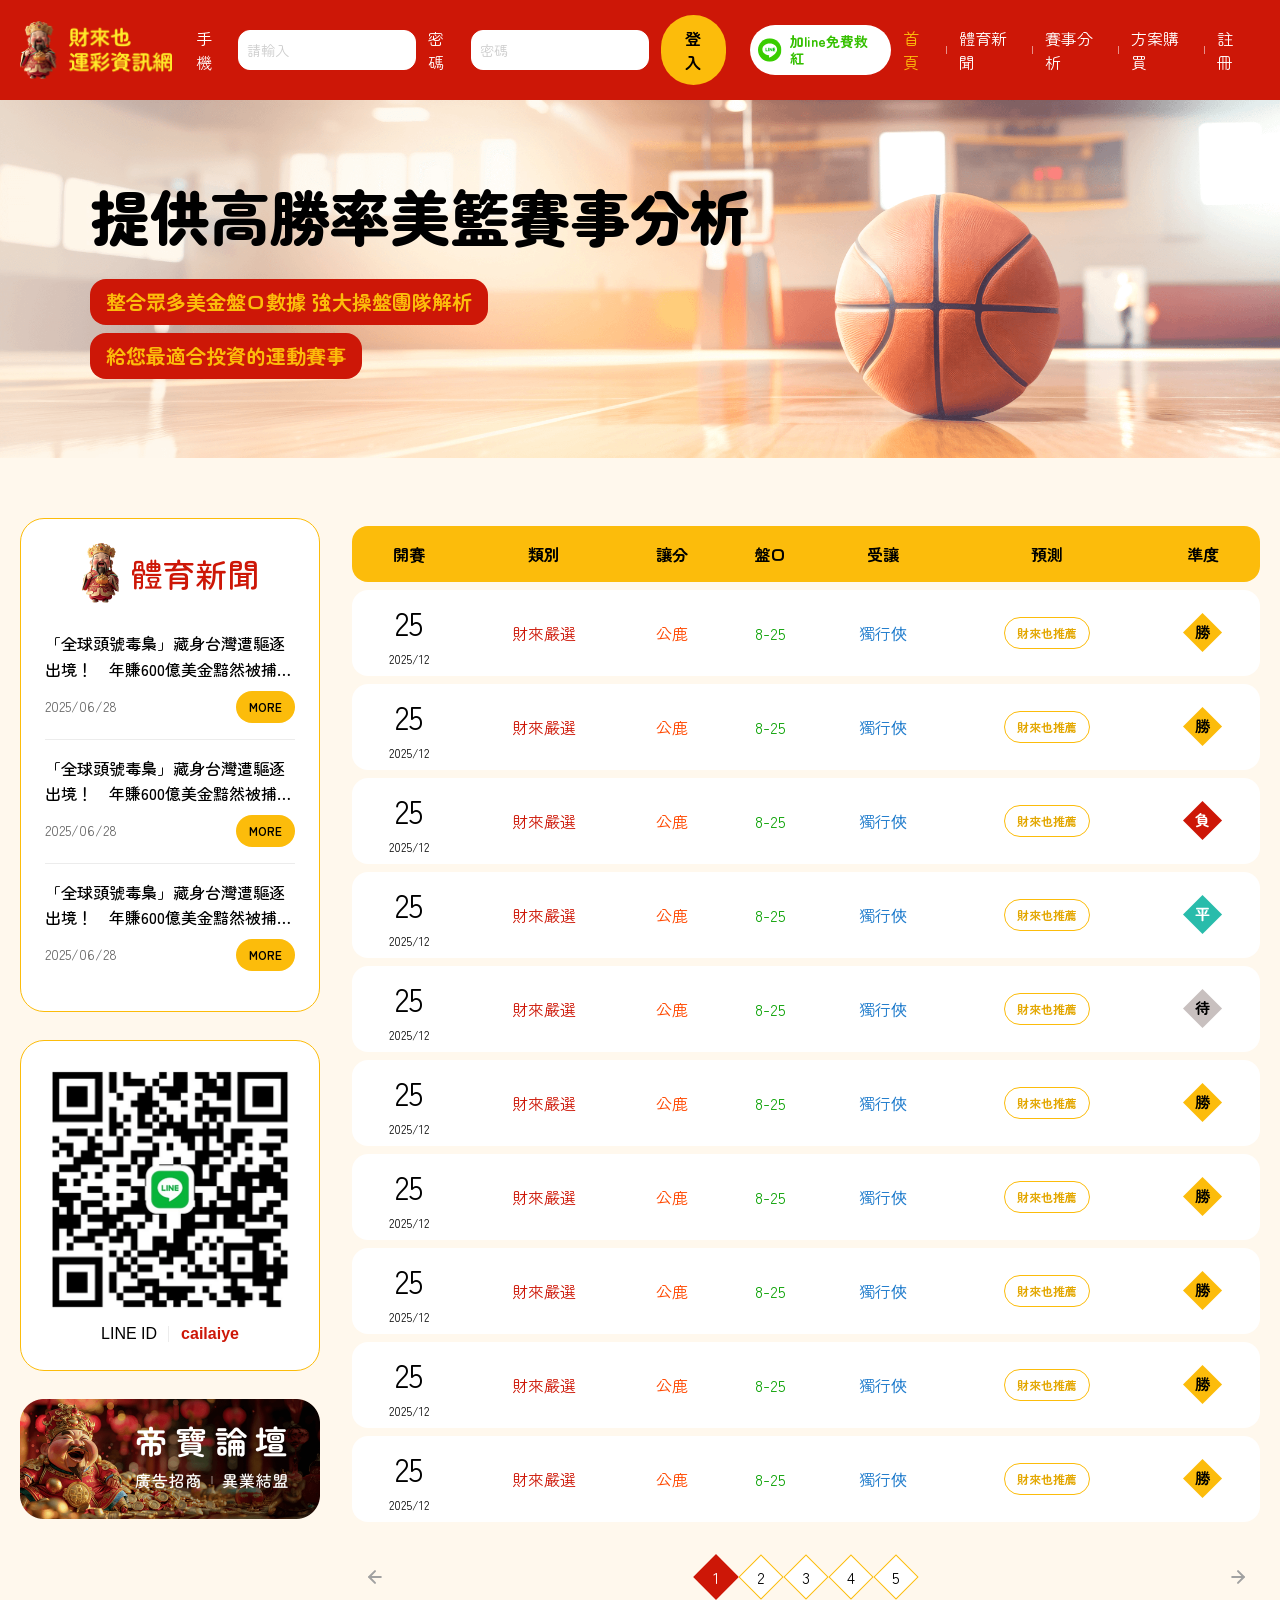
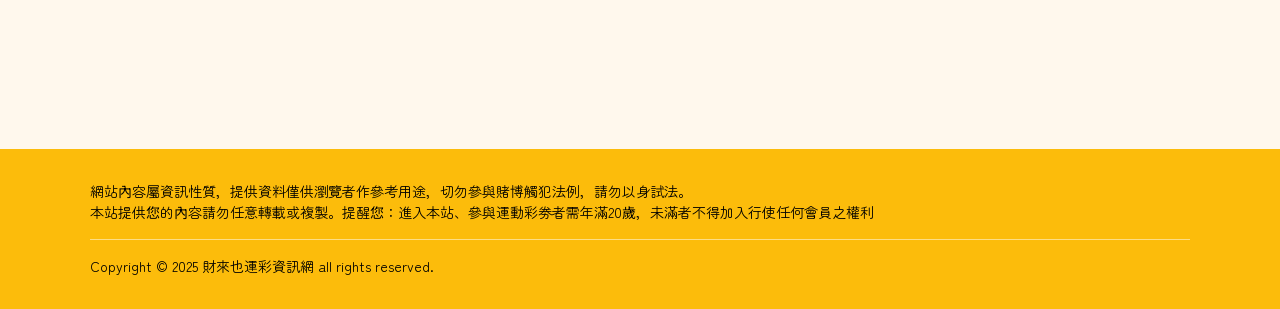
<file: index.html>
<!DOCTYPE html>
<html lang="en">
  <head>
    <meta charset="UTF-8" />
    <meta name="viewport" content="width=device-width, initial-scale=1.0" />
    <title>財來也運彩資訊網</title>
    <link rel="icon" type="image/x-icon" href="./favicon.ico" />
    <link rel="preconnect" href="https://fonts.googleapis.com" />
    <link rel="preconnect" href="https://fonts.gstatic.com" crossorigin />
    <link
      href="https://fonts.googleapis.com/css2?family=Noto+Sans+TC:wght@100..900&family=Zen+Maru+Gothic&display=swap"
      rel="stylesheet"
    />
    <link rel="stylesheet" href="./public/css/bootstrap/bootstrap.css" />
    <link rel="stylesheet" href="./public/css/aos/aos.css" />
    <link rel="stylesheet" href="./public/css/swiper/swiper-bundle.min.css" />
    <link rel="stylesheet" href="./public/css/style.css" />
  </head>
  <body>
    <header class="header">
      <div
        class="header_right d-flex align-items-center justify-content-xl-start justify-content-between gap-lg-4 gap-2"
      >
        <a href="./index.html" class="header_logo"
          ><img src="./public/img/logo.png" alt=""
        /></a>
        <form class="header_login d-xl-flex d-none">
          <div class="input-item">
            <label for="">手機</label>
            <input class="input-item_main" type="number" placeholder="請輸入" />
          </div>
          <div class="input-item">
            <label for="">密碼</label>
            <input class="input-item_main" type="password" placeholder="密碼" />
          </div>
          <button class="btn">登入</button>
        </form>
        <a
          class="header_line"
          data-bs-toggle="modal"
          data-bs-target="#modal-qrcode"
        >
          <svg
            width="24"
            height="24"
            viewBox="0 0 24 24"
            fill="none"
            xmlns="http://www.w3.org/2000/svg"
          >
            <g clip-path="url(#clip0_36_3051)">
              <path
                class="line-bg"
                d="M12 24C18.6274 24 24 18.6274 24 12C24 5.37258 18.6274 0 12 0C5.37258 0 0 5.37258 0 12C0 18.6274 5.37258 24 12 24Z"
                fill="#39CD00"
              />
              <path
                class="line-main"
                d="M19.5 11.7273C19.4893 11.8797 19.4698 12.0313 19.4414 12.1814C19.3465 12.7561 19.1522 13.3098 18.8673 13.8178C18.7309 14.0605 18.075 14.9823 17.8745 15.225C16.7659 16.56 14.9086 18.101 11.805 19.5996C11.7395 19.6312 11.6668 19.6448 11.5943 19.639C11.5218 19.6332 11.4522 19.6081 11.3926 19.5665C11.333 19.5248 11.2856 19.468 11.2553 19.4019C11.2249 19.3358 11.2128 19.2629 11.22 19.1905L11.3768 17.7819C11.3887 17.6741 11.3573 17.566 11.2895 17.4814C11.2218 17.3968 11.1232 17.3425 11.0155 17.3305C9.98295 17.2272 8.97718 16.9404 8.04545 16.4837C5.91818 15.4323 4.5 13.5546 4.5 11.415C4.5 8.1205 7.85727 5.45459 12 5.45459C14.0809 5.45459 15.9627 6.13641 17.3182 7.21777C18.5877 8.23368 19.4005 9.61232 19.4877 11.1423C19.5023 11.337 19.5064 11.5322 19.5 11.7273Z"
                fill="white"
              />
              <path
                class="line-bg"
                d="M9.93272 12.735C9.969 12.7705 9.99773 12.8129 10.0172 12.8598C10.0366 12.9067 10.0464 12.957 10.0459 13.0077C10.0461 13.0582 10.0363 13.1081 10.0171 13.1548C9.99795 13.2014 9.96976 13.2438 9.93416 13.2795C9.89856 13.3153 9.85626 13.3436 9.80968 13.363C9.7631 13.3823 9.71316 13.3923 9.66272 13.3923H8.12863C8.02676 13.3919 7.92915 13.3513 7.85712 13.2792C7.78508 13.2072 7.74445 13.1096 7.74409 13.0077V10.11C7.74375 10.0593 7.75359 10.009 7.77303 9.96215C7.79247 9.9153 7.82112 9.87284 7.85727 9.83726C7.91094 9.78342 7.97942 9.74676 8.05399 9.73195C8.12855 9.71714 8.20584 9.72484 8.27602 9.75408C8.34619 9.78332 8.40609 9.83278 8.44807 9.89616C8.49006 9.95953 8.51225 10.034 8.51181 10.11V12.6232H9.66272C9.71292 12.6228 9.76269 12.6325 9.80907 12.6517C9.85544 12.6709 9.89749 12.6992 9.93272 12.735Z"
                fill="#00C200"
              />
              <path
                class="line-bg"
                d="M11.1818 10.0268V13.0909C11.1814 13.1704 11.1497 13.2465 11.0935 13.3026C11.0373 13.3588 10.9612 13.3906 10.8818 13.3909H10.71C10.6304 13.3909 10.5541 13.3593 10.4978 13.303C10.4416 13.2468 10.41 13.1705 10.41 13.0909V10.0268C10.41 9.94725 10.4416 9.87095 10.4978 9.81469C10.5541 9.75843 10.6304 9.72682 10.71 9.72682H10.8777C10.9174 9.72646 10.9568 9.73394 10.9936 9.74884C11.0303 9.76374 11.0638 9.78576 11.0921 9.81364C11.1203 9.84151 11.1428 9.87469 11.1582 9.91128C11.1736 9.94786 11.1816 9.98713 11.1818 10.0268Z"
                fill="#00C200"
              />
              <path
                class="line-bg"
                d="M14.7436 10.11V12.9914C14.7437 13.095 14.7035 13.1947 14.6315 13.2692C14.5595 13.3438 14.4613 13.3874 14.3577 13.3909C14.2606 13.3894 14.1677 13.3514 14.0973 13.2846C14.0836 13.2737 13.5682 12.6028 13.1304 12.0382C12.8032 11.6169 12.5195 11.2487 12.5195 11.2487V13.0064C12.5198 13.0809 12.4983 13.1539 12.4578 13.2164C12.4172 13.2788 12.3593 13.3282 12.2911 13.3583C12.223 13.3883 12.1475 13.3979 12.074 13.3858C12.0005 13.3737 11.9321 13.3404 11.8773 13.29C11.8377 13.2542 11.806 13.2104 11.7844 13.1615C11.7628 13.1127 11.7517 13.0598 11.7518 13.0064V10.1264C11.7505 10.0252 11.7882 9.92728 11.8569 9.85295C11.9257 9.77861 12.0203 9.73348 12.1213 9.72686C12.1785 9.72592 12.2352 9.73767 12.2873 9.76125C12.3394 9.78482 12.3857 9.81965 12.4227 9.86322C12.4391 9.88231 13.2313 10.9132 13.6773 11.4996C13.8545 11.7287 13.9773 11.8896 13.9773 11.8896V10.1169C13.978 10.0155 14.0186 9.9184 14.0903 9.8467C14.162 9.77499 14.259 9.73439 14.3604 9.73368C14.4609 9.73366 14.5573 9.77309 14.629 9.84349C14.7007 9.91388 14.7418 10.0096 14.7436 10.11Z"
                fill="#00C200"
              />
              <path
                class="line-bg"
                d="M16.0909 11.9413V12.6231H17.2405C17.2928 12.62 17.3452 12.6276 17.3945 12.6455C17.4438 12.6634 17.4889 12.6911 17.527 12.7271C17.5652 12.763 17.5956 12.8064 17.6164 12.8546C17.6372 12.9027 17.6479 12.9546 17.6479 13.007C17.6479 13.0594 17.6372 13.1113 17.6164 13.1594C17.5956 13.2075 17.5652 13.2509 17.527 13.2869C17.4889 13.3228 17.4438 13.3506 17.3945 13.3685C17.3452 13.3864 17.2928 13.394 17.2405 13.3908H15.7023C15.6005 13.3905 15.5031 13.3498 15.4312 13.2777C15.3594 13.2057 15.3191 13.1081 15.3191 13.0063V10.1099C15.3195 10.0084 15.3599 9.91117 15.4317 9.83938C15.5035 9.7676 15.6008 9.72712 15.7023 9.72676H17.2364C17.2887 9.72364 17.3411 9.73125 17.3904 9.74913C17.4397 9.76701 17.4848 9.79478 17.523 9.83073C17.5611 9.86668 17.5915 9.91005 17.6123 9.95819C17.6331 10.0063 17.6438 10.0582 17.6438 10.1106C17.6438 10.163 17.6331 10.2149 17.6123 10.2631C17.5915 10.3112 17.5611 10.3546 17.523 10.3905C17.4848 10.4265 17.4397 10.4542 17.3904 10.4721C17.3411 10.49 17.2887 10.4976 17.2364 10.4945H16.0909V11.1763H17.2405C17.3421 11.1763 17.4395 11.2167 17.5114 11.2885C17.5833 11.3604 17.6236 11.4579 17.6236 11.5595C17.6236 11.6611 17.5833 11.7586 17.5114 11.8304C17.4395 11.9023 17.3421 11.9427 17.2405 11.9427L16.0909 11.9413Z"
                fill="#00C200"
              />
            </g>
            <defs>
              <clipPath id="clip0_36_3051">
                <rect width="24" height="24" fill="white" />
              </clipPath>
            </defs>
          </svg>
          <span class="header_line_text">加line<br class="d-lg-none">免費救紅</span>
        </a>
      </div>
      <nav class="header_nav">
        <ul>
          <li>
            <a href="./index.html" class="header_nav_item active">
              <img class="header_icon" src="./public/img/home.png" alt="" />
              <span class="header_nav_text">首頁</span>
            </a>
          </li>
          <li>
            <a href="./news.html" class="header_nav_item">
              <img class="header_icon" src="./public/img/news.png" alt="" />
              <span class="header_nav_text">體育新聞</span>
            </a>
          </li>
          <li>
            <a href="./competition.html" class="header_nav_item">
              <img class="header_icon" src="./public/img/analyse.png" alt="" />
              <span class="header_nav_text">賽事分析</span>
            </a>
          </li>
          <li>
            <a href="./buy.html" class="header_nav_item">
              <img class="header_icon" src="./public/img/cart.png" alt="" />
              <span class="header_nav_text">方案購買</span>
            </a>
          </li>
          <li class="d-xl-none">
            <a
              data-bs-toggle="modal"
              data-bs-target="#modal-login"
              class="header_nav_item"
            >
              <img class="header_icon" src="./public/img/account.png" alt="" />
              <span class="header_nav_text"
                >登入/註冊</span
              >
            </a>
          </li>
          <li class="d-xl-block d-none">
            <a href="./signup.html"
              class="header_nav_item"
            >
              <span class="header_nav_text"
                >註冊</span
              >
            </a>
          </li>
        </ul>
      </nav>
    </header>

    <main>
      <div class="banner">
        <div class="swiper-container banner_pic">
          <div class="swiper-wrapper">
            <div class="swiper-slide">
              <div class="banner_pic_item">
                <img
                  class="d-md-block d-none"
                  src="./public/img/banner-1.png"
                  alt=""
                />
                <img
                  class="d-md-none"
                  src="./public/img/banner-1-m.png"
                  alt=""
                />
                <div class="banner_text_item">
                  <div class="container">
                    <h1 class="banner_text_title">
                      提供高勝率<br />美籃賽事分析
                    </h1>
                    <div class="banner_text_content">
                      <p>整合眾多美金盤口數據 強大操盤團隊解析</p>
                      <p>給您最適合投資的運動賽事</p>
                    </div>
                  </div>
                </div>
              </div>
            </div>
            <div class="swiper-slide">
              <div class="banner_pic_item">
                <img
                  class="d-md-block d-none"
                  src="./public/img/banner-2.png"
                  alt=""
                />
                <img
                  class="d-md-none"
                  src="./public/img/banner-2-m.png"
                  alt=""
                />
                <div class="banner_text_item">
                  <div class="container">
                    <h1 class="banner_text_title">
                      提供美棒聯盟<br />獨家情報
                    </h1>
                    <div class="banner_text_content">
                      <p>長期解盤莊家思維</p>
                      <p>讓我們教你如何對決莊家 輕鬆獲利</p>
                    </div>
                  </div>
                </div>
              </div>
            </div>
            <div class="swiper-slide">
              <div class="banner_pic_item bg-dark">
                <img
                  class="d-md-block d-none"
                  src="./public/img/banner-3.png"
                  alt=""
                />
                <img
                  class="d-md-none"
                  src="./public/img/banner-3-m.png"
                  alt=""
                />
                <div class="banner_text_item">
                  <div class="container">
                    <h1 class="banner_text_title">
                      提供各項冰球<br />精華賽事分析
                    </h1>
                    <div class="banner_text_content">
                      <p>投資不要只看獲利 還要看他能維持多久</p>
                      <p>投資不是賭博 相信財來也 錢財也就來</p>
                    </div>
                  </div>
                </div>
              </div>
            </div>
          </div>
        </div>
      </div>

      <div class="d-flex flex-wrap mainContent">
        <div class="sidebar">
          <div class="row">
            <div class="col-lg-12 col-md-8">
              <div class="sidebar_item sidebar_news section">
                <div class="sidebar_news_title">
                  <img src="./public/img/masco.png" alt="" />
                  <h2>體育新聞</h2>
                </div>
                <div class="sidebar_news_main">
                  <div class="sidebar_news_item">
                    <h3 class="news-title">
                      「全球頭號毒梟」藏身台灣遭驅逐出境！　年賺600億美金黯然被捕
                      原文網址: 「全球頭號毒梟」藏身台...
                    </h3>
                    <div class="news-info">
                      <p class="news-info_date">2025/06/28</p>
                      <a href="./news-detail.html" class="btn">MORE</a>
                    </div>
                  </div>
                  <div class="sidebar_news_item">
                    <h3 class="news-title">
                      「全球頭號毒梟」藏身台灣遭驅逐出境！　年賺600億美金黯然被捕
                      原文網址: 「全球頭號毒梟」藏身台...
                    </h3>
                    <div class="news-info">
                      <p class="news-info_date">2025/06/28</p>
                      <a href="./news-detail.html" class="btn">MORE</a>
                    </div>
                  </div>
                  <div class="sidebar_news_item">
                    <h3 class="news-title">
                      「全球頭號毒梟」藏身台灣遭驅逐出境！　年賺600億美金黯然被捕
                      原文網址: 「全球頭號毒梟」藏身台...
                    </h3>
                    <div class="news-info">
                      <p class="news-info_date">2025/06/28</p>
                      <a href="./news-detail.html" class="btn">MORE</a>
                    </div>
                  </div>
                </div>
              </div>
            </div>
            <div class="col-lg-12 col-md-4">
              <div class="sidebar_item sidebar_qrcode section">
                <img src="./public/img/qrcode.png" alt="" />
                <div class="qrcode-text">
                  <p class="qrcode-text_title">LINE ID</p>
                  <p class="qrcode-text_content">cailaiye</p>
                </div>
              </div>
              <a class="sidebar_ad">
                <img src="./public/img/ad.png" alt="" />
              </a>
            </div>
          </div>
        </div>
        <div class="mainbar">
          <div class="analyze section">
            <table class="table-common">
              <tr>
                <th class="table_date">開賽</th>
                <th class="table_category">類別</th>
                <th class="table_give">讓分</th>
                <th class="table_lines">盤口</th>
                <th class="table_get">受讓</th>
                <th class="table_recommend">預測</th>
                <th class="table_result">準度</th>
              </tr>
              <tr>
                <td class="table_date">
                  <div class="table_date_inner">
                    <p class="table_date_big">25</p>
                    <p class="table_date_small">2025/12</p>
                  </div>
                </td>
                <td class="table_category">財來嚴選</td>
                <td class="table_give">公鹿</td>
                <td class="table_lines">8-25</td>
                <td class="table_get">獨行俠</td>
                <td class="table_recommend">
                  <button
                    class="btn-border"
                    data-bs-toggle="modal"
                    data-bs-target="#modal-login"
                  >
                    財來也推薦
                  </button>
                </td>
                <td class="table_result">
                  <img src="./public/img/win.svg" alt="" />
                </td>
              </tr>
              <tr>
                <td class="table_date">
                  <div class="table_date_inner">
                    <p class="table_date_big">25</p>
                    <p class="table_date_small">2025/12</p>
                  </div>
                </td>
                <td class="table_category">財來嚴選</td>
                <td class="table_give">公鹿</td>
                <td class="table_lines">8-25</td>
                <td class="table_get">獨行俠</td>
                <td class="table_recommend">
                  <button
                    class="btn-border"
                    data-bs-toggle="modal"
                    data-bs-target="#modal-login"
                  >
                    財來也推薦
                  </button>
                </td>
                <td class="table_result">
                  <img src="./public/img/win.svg" alt="" />
                </td>
              </tr>
              <tr>
                <td class="table_date">
                  <div class="table_date_inner">
                    <p class="table_date_big">25</p>
                    <p class="table_date_small">2025/12</p>
                  </div>
                </td>
                <td class="table_category">財來嚴選</td>
                <td class="table_give">公鹿</td>
                <td class="table_lines">8-25</td>
                <td class="table_get">獨行俠</td>
                <td class="table_recommend">
                  <button
                    class="btn-border"
                    data-bs-toggle="modal"
                    data-bs-target="#modal-login"
                  >
                    財來也推薦
                  </button>
                </td>
                <td class="table_result">
                  <img src="./public/img/lose.svg" alt="" />
                </td>
              </tr>
              <tr>
                <td class="table_date">
                  <div class="table_date_inner">
                    <p class="table_date_big">25</p>
                    <p class="table_date_small">2025/12</p>
                  </div>
                </td>
                <td class="table_category">財來嚴選</td>
                <td class="table_give">公鹿</td>
                <td class="table_lines">8-25</td>
                <td class="table_get">獨行俠</td>
                <td class="table_recommend">
                  <button
                    class="btn-border"
                    data-bs-toggle="modal"
                    data-bs-target="#modal-login"
                  >
                    財來也推薦
                  </button>
                </td>
                <td class="table_result">
                  <img src="./public/img/draw.svg" alt="" />
                </td>
              </tr>
              <tr>
                <td class="table_date">
                  <div class="table_date_inner">
                    <p class="table_date_big">25</p>
                    <p class="table_date_small">2025/12</p>
                  </div>
                </td>
                <td class="table_category">財來嚴選</td>
                <td class="table_give">公鹿</td>
                <td class="table_lines">8-25</td>
                <td class="table_get">獨行俠</td>
                <td class="table_recommend">
                  <button
                    class="btn-border"
                    data-bs-toggle="modal"
                    data-bs-target="#modal-login"
                  >
                    財來也推薦
                  </button>
                </td>
                <td class="table_result">
                  <img src="./public/img/wait.svg" alt="" />
                </td>
              </tr>
              <tr>
                <td class="table_date">
                  <div class="table_date_inner">
                    <p class="table_date_big">25</p>
                    <p class="table_date_small">2025/12</p>
                  </div>
                </td>
                <td class="table_category">財來嚴選</td>
                <td class="table_give">公鹿</td>
                <td class="table_lines">8-25</td>
                <td class="table_get">獨行俠</td>
                <td class="table_recommend">
                  <button
                    class="btn-border"
                    data-bs-toggle="modal"
                    data-bs-target="#modal-login"
                  >
                    財來也推薦
                  </button>
                </td>
                <td class="table_result">
                  <img src="./public/img/win.svg" alt="" />
                </td>
              </tr>
              <tr>
                <td class="table_date">
                  <div class="table_date_inner">
                    <p class="table_date_big">25</p>
                    <p class="table_date_small">2025/12</p>
                  </div>
                </td>
                <td class="table_category">財來嚴選</td>
                <td class="table_give">公鹿</td>
                <td class="table_lines">8-25</td>
                <td class="table_get">獨行俠</td>
                <td class="table_recommend">
                  <button
                    class="btn-border"
                    data-bs-toggle="modal"
                    data-bs-target="#modal-login"
                  >
                    財來也推薦
                  </button>
                </td>
                <td class="table_result">
                  <img src="./public/img/win.svg" alt="" />
                </td>
              </tr>
              <tr>
                <td class="table_date">
                  <div class="table_date_inner">
                    <p class="table_date_big">25</p>
                    <p class="table_date_small">2025/12</p>
                  </div>
                </td>
                <td class="table_category">財來嚴選</td>
                <td class="table_give">公鹿</td>
                <td class="table_lines">8-25</td>
                <td class="table_get">獨行俠</td>
                <td class="table_recommend">
                  <button
                    class="btn-border"
                    data-bs-toggle="modal"
                    data-bs-target="#modal-login"
                  >
                    財來也推薦
                  </button>
                </td>
                <td class="table_result">
                  <img src="./public/img/win.svg" alt="" />
                </td>
              </tr>
              <tr>
                <td class="table_date">
                  <div class="table_date_inner">
                    <p class="table_date_big">25</p>
                    <p class="table_date_small">2025/12</p>
                  </div>
                </td>
                <td class="table_category">財來嚴選</td>
                <td class="table_give">公鹿</td>
                <td class="table_lines">8-25</td>
                <td class="table_get">獨行俠</td>
                <td class="table_recommend">
                  <button
                    class="btn-border"
                    data-bs-toggle="modal"
                    data-bs-target="#modal-login"
                  >
                    財來也推薦
                  </button>
                </td>
                <td class="table_result">
                  <img src="./public/img/win.svg" alt="" />
                </td>
              </tr>
              <tr>
                <td class="table_date">
                  <div class="table_date_inner">
                    <p class="table_date_big">25</p>
                    <p class="table_date_small">2025/12</p>
                  </div>
                </td>
                <td class="table_category">財來嚴選</td>
                <td class="table_give">公鹿</td>
                <td class="table_lines">8-25</td>
                <td class="table_get">獨行俠</td>
                <td class="table_recommend">
                  <button
                    class="btn-border"
                    data-bs-toggle="modal"
                    data-bs-target="#modal-login"
                  >
                    財來也推薦
                  </button>
                </td>
                <td class="table_result">
                  <img src="./public/img/win.svg" alt="" />
                </td>
              </tr>
            </table>
            <div class="pagination">
              <a href="" class="pagination_arrow">
                <svg
                  width="20"
                  height="20"
                  viewBox="0 0 20 20"
                  fill="none"
                  xmlns="http://www.w3.org/2000/svg"
                >
                  <path
                    d="M15.8334 10H4.16669"
                    stroke="#AE101E"
                    stroke-linecap="round"
                    stroke-linejoin="round"
                  />
                  <path
                    d="M10 15.8333L4.16669 9.99996L10 4.16663"
                    stroke="#AE101E"
                    stroke-linecap="round"
                    stroke-linejoin="round"
                  />
                </svg>
              </a>
              <ul>
                <li>
                  <a href="" class="active"><span>1</span></a>
                </li>
                <li>
                  <a href=""><span>2</span></a>
                </li>
                <li>
                  <a href=""><span>3</span></a>
                </li>
                <li>
                  <a href=""><span>4</span></a>
                </li>
                <li>
                  <a href=""><span>5</span></a>
                </li>
              </ul>
              <a href="" class="pagination_arrow">
                <svg
                  width="20"
                  height="20"
                  viewBox="0 0 20 20"
                  fill="none"
                  xmlns="http://www.w3.org/2000/svg"
                >
                  <path
                    d="M4.16671 10H15.8334"
                    stroke="#AE101E"
                    stroke-linecap="round"
                    stroke-linejoin="round"
                  />
                  <path
                    d="M10 15.8333L15.8334 9.99996L10 4.16663"
                    stroke="#AE101E"
                    stroke-linecap="round"
                    stroke-linejoin="round"
                  />
                </svg>
              </a>
            </div>
          </div>
        </div>
      </div>
      <footer class="footer">
        <div class="container">
          <p>
            網站內容屬資訊性質，提供資料僅供瀏覽者作參考用途，切勿參與賭博觸犯法例，請勿以身試法。<br />
            本站提供您的內容請勿任意轉載或複製。提醒您：進入本站、參與運動彩劵者需年滿20歲，未滿者不得加入行使任何會員之權利
          </p>
          <hr />
          <p>Copyright © 2025 財來也運彩資訊網 all rights reserved.</p>
        </div>
      </footer>
    </main>

    <div
      class="modal fade modal-member"
      id="modal-login"
      tabindex="-1"
      aria-labelledby="modal-loginLabel"
      aria-hidden="true"
    >
      <div class="modal-dialog">
        <div class="modal-content">
          <div class="modal-head">
            <h3 class="modal_title">會員登入</h3>
            <button class="modal-member_x" data-bs-dismiss="modal">
              <svg
                width="24"
                height="24"
                viewBox="0 0 24 24"
                fill="none"
                xmlns="http://www.w3.org/2000/svg"
              >
                <path
                  d="M18 6L6 18"
                  stroke="white"
                  stroke-width="2"
                  stroke-linecap="round"
                  stroke-linejoin="round"
                />
                <path
                  d="M6 6L18 18"
                  stroke="white"
                  stroke-width="2"
                  stroke-linecap="round"
                  stroke-linejoin="round"
                />
              </svg>
            </button>
          </div>
          <div class="modal-body">
            <div>
              <div class="input-item">
                <label for="">手機</label>
                <input
                  class="input-item_main"
                  type="number"
                  placeholder="手機"
                />
              </div>
              <div class="input-item">
                <label for="">密碼</label>
                <input
                  class="input-item_main"
                  type="password"
                  placeholder="密碼"
                />
              </div>
            </div>
            <div class="modal-member_btns">
              <a href="./signup.html" class="btn-signup">註冊</a>
              <button class="btn">登入</button>
            </div>
          </div>
        </div>
      </div>
    </div>

    <div
      class="modal fade modal-qrcode"
      id="modal-qrcode"
      tabindex="-1"
      aria-labelledby="modal-qrcodeLabel"
      aria-hidden="true"
    >
      <div class="modal-dialog">
        <div class="modal-content">
          <button class="modal-member_x" data-bs-dismiss="modal">
            <svg
              width="24"
              height="24"
              viewBox="0 0 24 24"
              fill="none"
              xmlns="http://www.w3.org/2000/svg"
            >
              <path
                d="M18 6L6 18"
                stroke="white"
                stroke-width="2"
                stroke-linecap="round"
                stroke-linejoin="round"
              />
              <path
                d="M6 6L18 18"
                stroke="white"
                stroke-width="2"
                stroke-linecap="round"
                stroke-linejoin="round"
              />
            </svg>
          </button>
          <img src="./public/img/qrcode.png" alt="" />
          <div class="qrcode-text">
            <p class="qrcode-text_title">LINE ID</p>
            <p class="qrcode-text_content">cailaiye</p>
          </div>
        </div>
      </div>
    </div>

    <script src="./public/js/jquery/jquery.min.js"></script>
    <script src="./public/js/bootstrap/bootstrap.bundle.min.js"></script>
    <script src="./public/js/aos/aos.js"></script>
    <script src="./public/js/swiper/swiper-bundle.min.js"></script>
    <script src="./public/js/common.js"></script>
  </body>
</html>
</file>
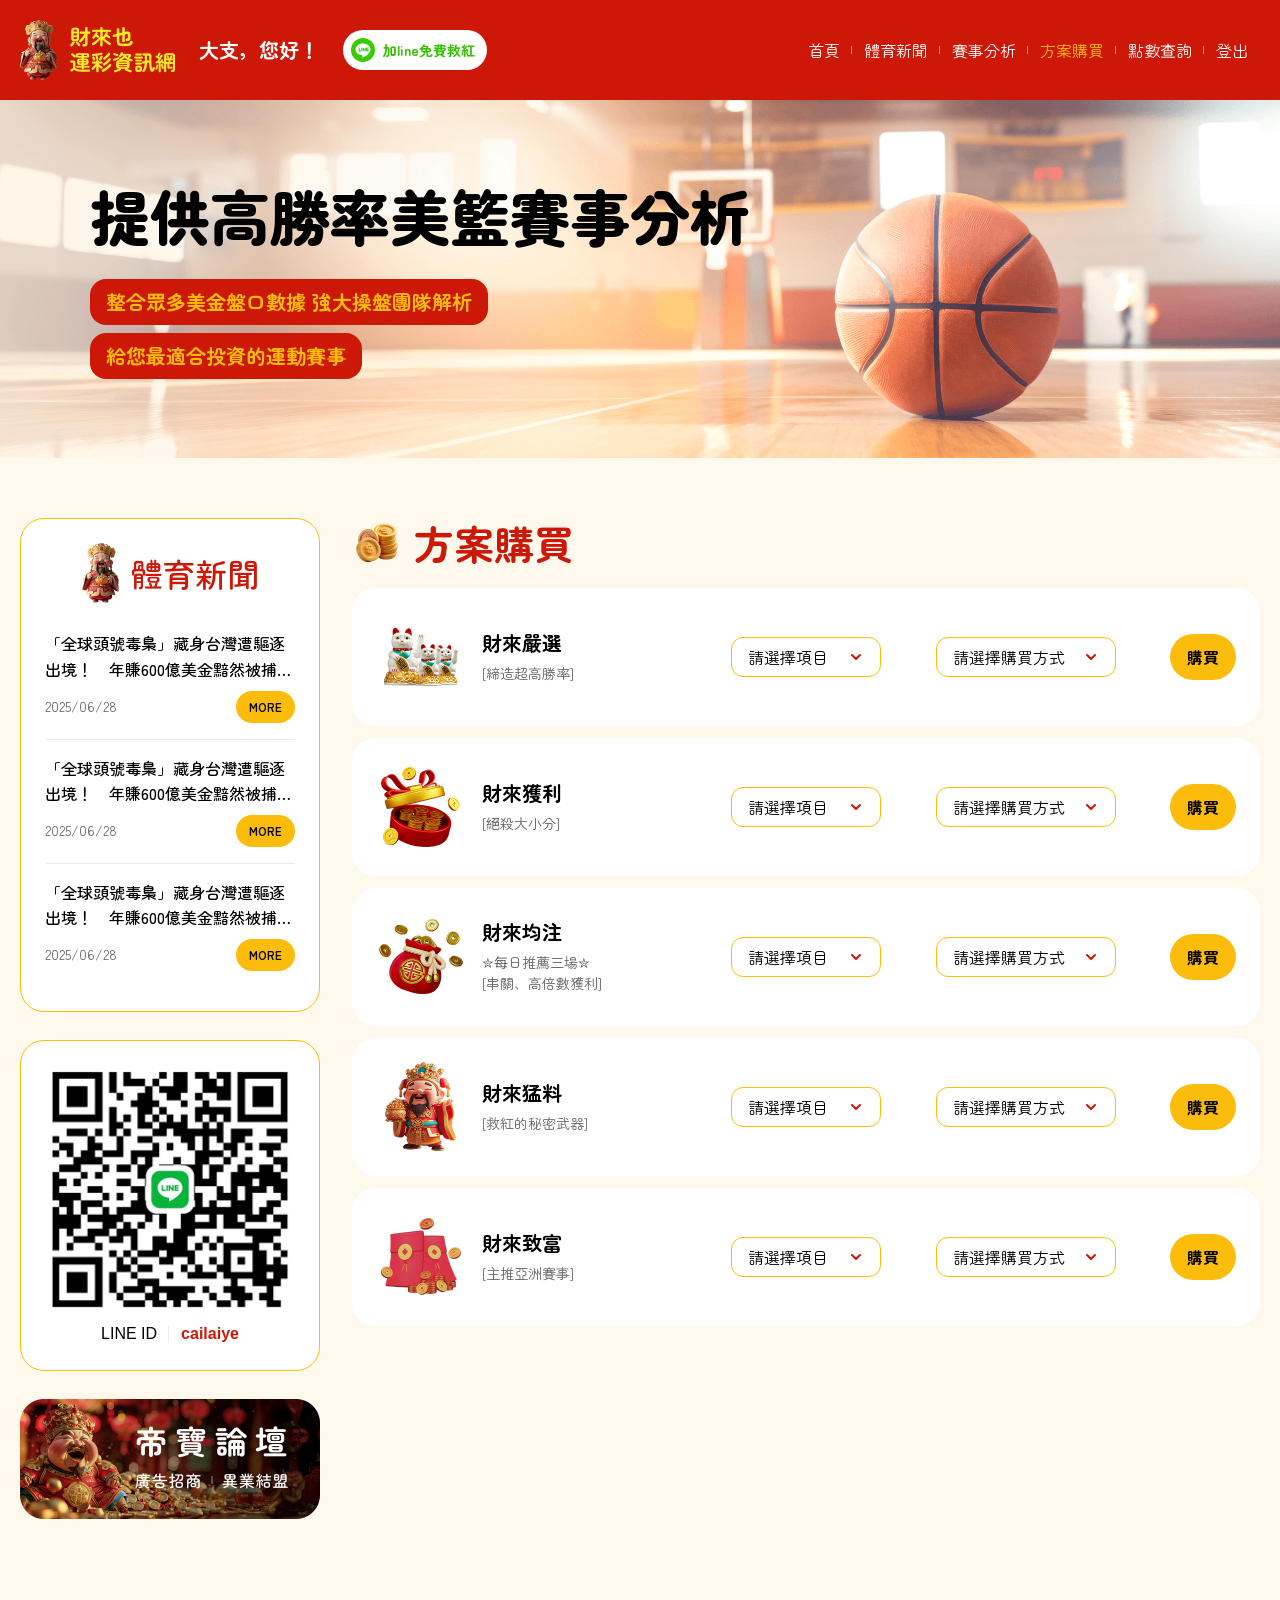
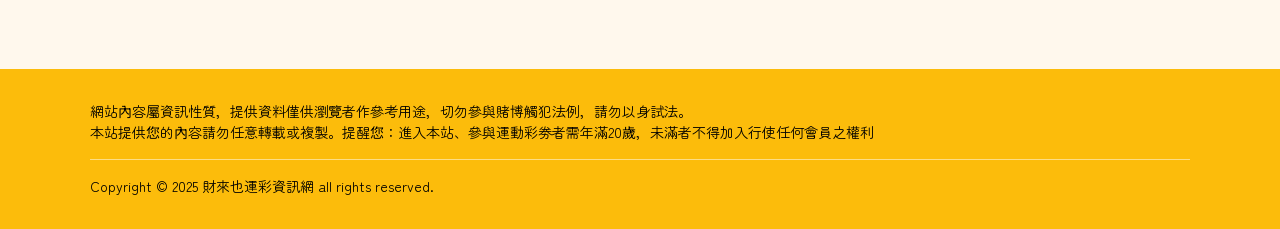
<file: buy-login.html>
<!DOCTYPE html>
<html lang="en">
  <head>
    <meta charset="UTF-8" />
    <meta name="viewport" content="width=device-width, initial-scale=1.0" />
    <title>財來也運彩資訊網</title>
    <link rel="icon" type="image/x-icon" href="./favicon.ico" />
    <link rel="preconnect" href="https://fonts.googleapis.com" />
    <link rel="preconnect" href="https://fonts.gstatic.com" crossorigin />
    <link
      href="https://fonts.googleapis.com/css2?family=Noto+Sans+TC:wght@100..900&family=Zen+Maru+Gothic&display=swap"
      rel="stylesheet"
    />
    <link rel="stylesheet" href="./public/css/bootstrap/bootstrap.css" />
    <link rel="stylesheet" href="./public/css/aos/aos.css" />
    <link rel="stylesheet" href="./public/css/swiper/swiper-bundle.min.css" />
    <link rel="stylesheet" href="./public/css/style.css" />
  </head>
  <body>
    <header class="header">
      <div
        class="header_right d-flex align-items-center justify-content-xl-start justify-content-between gap-lg-4 gap-2"
      >
        <a href="./index.html" class="header_logo"
          ><img src="./public/img/logo.png" alt=""
        /></a>
        <p class="header_greet">
          大支，您好！<br /><a class="d-xl-none">登出</a>
        </p>
        <a
          class="header_line"
          data-bs-toggle="modal"
          data-bs-target="#modal-qrcode"
        >
          <svg
            width="24"
            height="24"
            viewBox="0 0 24 24"
            fill="none"
            xmlns="http://www.w3.org/2000/svg"
          >
            <g clip-path="url(#clip0_36_3051)">
              <path
                class="line-bg"
                d="M12 24C18.6274 24 24 18.6274 24 12C24 5.37258 18.6274 0 12 0C5.37258 0 0 5.37258 0 12C0 18.6274 5.37258 24 12 24Z"
                fill="#39CD00"
              />
              <path
                class="line-main"
                d="M19.5 11.7273C19.4893 11.8797 19.4698 12.0313 19.4414 12.1814C19.3465 12.7561 19.1522 13.3098 18.8673 13.8178C18.7309 14.0605 18.075 14.9823 17.8745 15.225C16.7659 16.56 14.9086 18.101 11.805 19.5996C11.7395 19.6312 11.6668 19.6448 11.5943 19.639C11.5218 19.6332 11.4522 19.6081 11.3926 19.5665C11.333 19.5248 11.2856 19.468 11.2553 19.4019C11.2249 19.3358 11.2128 19.2629 11.22 19.1905L11.3768 17.7819C11.3887 17.6741 11.3573 17.566 11.2895 17.4814C11.2218 17.3968 11.1232 17.3425 11.0155 17.3305C9.98295 17.2272 8.97718 16.9404 8.04545 16.4837C5.91818 15.4323 4.5 13.5546 4.5 11.415C4.5 8.1205 7.85727 5.45459 12 5.45459C14.0809 5.45459 15.9627 6.13641 17.3182 7.21777C18.5877 8.23368 19.4005 9.61232 19.4877 11.1423C19.5023 11.337 19.5064 11.5322 19.5 11.7273Z"
                fill="white"
              />
              <path
                class="line-bg"
                d="M9.93272 12.735C9.969 12.7705 9.99773 12.8129 10.0172 12.8598C10.0366 12.9067 10.0464 12.957 10.0459 13.0077C10.0461 13.0582 10.0363 13.1081 10.0171 13.1548C9.99795 13.2014 9.96976 13.2438 9.93416 13.2795C9.89856 13.3153 9.85626 13.3436 9.80968 13.363C9.7631 13.3823 9.71316 13.3923 9.66272 13.3923H8.12863C8.02676 13.3919 7.92915 13.3513 7.85712 13.2792C7.78508 13.2072 7.74445 13.1096 7.74409 13.0077V10.11C7.74375 10.0593 7.75359 10.009 7.77303 9.96215C7.79247 9.9153 7.82112 9.87284 7.85727 9.83726C7.91094 9.78342 7.97942 9.74676 8.05399 9.73195C8.12855 9.71714 8.20584 9.72484 8.27602 9.75408C8.34619 9.78332 8.40609 9.83278 8.44807 9.89616C8.49006 9.95953 8.51225 10.034 8.51181 10.11V12.6232H9.66272C9.71292 12.6228 9.76269 12.6325 9.80907 12.6517C9.85544 12.6709 9.89749 12.6992 9.93272 12.735Z"
                fill="#00C200"
              />
              <path
                class="line-bg"
                d="M11.1818 10.0268V13.0909C11.1814 13.1704 11.1497 13.2465 11.0935 13.3026C11.0373 13.3588 10.9612 13.3906 10.8818 13.3909H10.71C10.6304 13.3909 10.5541 13.3593 10.4978 13.303C10.4416 13.2468 10.41 13.1705 10.41 13.0909V10.0268C10.41 9.94725 10.4416 9.87095 10.4978 9.81469C10.5541 9.75843 10.6304 9.72682 10.71 9.72682H10.8777C10.9174 9.72646 10.9568 9.73394 10.9936 9.74884C11.0303 9.76374 11.0638 9.78576 11.0921 9.81364C11.1203 9.84151 11.1428 9.87469 11.1582 9.91128C11.1736 9.94786 11.1816 9.98713 11.1818 10.0268Z"
                fill="#00C200"
              />
              <path
                class="line-bg"
                d="M14.7436 10.11V12.9914C14.7437 13.095 14.7035 13.1947 14.6315 13.2692C14.5595 13.3438 14.4613 13.3874 14.3577 13.3909C14.2606 13.3894 14.1677 13.3514 14.0973 13.2846C14.0836 13.2737 13.5682 12.6028 13.1304 12.0382C12.8032 11.6169 12.5195 11.2487 12.5195 11.2487V13.0064C12.5198 13.0809 12.4983 13.1539 12.4578 13.2164C12.4172 13.2788 12.3593 13.3282 12.2911 13.3583C12.223 13.3883 12.1475 13.3979 12.074 13.3858C12.0005 13.3737 11.9321 13.3404 11.8773 13.29C11.8377 13.2542 11.806 13.2104 11.7844 13.1615C11.7628 13.1127 11.7517 13.0598 11.7518 13.0064V10.1264C11.7505 10.0252 11.7882 9.92728 11.8569 9.85295C11.9257 9.77861 12.0203 9.73348 12.1213 9.72686C12.1785 9.72592 12.2352 9.73767 12.2873 9.76125C12.3394 9.78482 12.3857 9.81965 12.4227 9.86322C12.4391 9.88231 13.2313 10.9132 13.6773 11.4996C13.8545 11.7287 13.9773 11.8896 13.9773 11.8896V10.1169C13.978 10.0155 14.0186 9.9184 14.0903 9.8467C14.162 9.77499 14.259 9.73439 14.3604 9.73368C14.4609 9.73366 14.5573 9.77309 14.629 9.84349C14.7007 9.91388 14.7418 10.0096 14.7436 10.11Z"
                fill="#00C200"
              />
              <path
                class="line-bg"
                d="M16.0909 11.9413V12.6231H17.2405C17.2928 12.62 17.3452 12.6276 17.3945 12.6455C17.4438 12.6634 17.4889 12.6911 17.527 12.7271C17.5652 12.763 17.5956 12.8064 17.6164 12.8546C17.6372 12.9027 17.6479 12.9546 17.6479 13.007C17.6479 13.0594 17.6372 13.1113 17.6164 13.1594C17.5956 13.2075 17.5652 13.2509 17.527 13.2869C17.4889 13.3228 17.4438 13.3506 17.3945 13.3685C17.3452 13.3864 17.2928 13.394 17.2405 13.3908H15.7023C15.6005 13.3905 15.5031 13.3498 15.4312 13.2777C15.3594 13.2057 15.3191 13.1081 15.3191 13.0063V10.1099C15.3195 10.0084 15.3599 9.91117 15.4317 9.83938C15.5035 9.7676 15.6008 9.72712 15.7023 9.72676H17.2364C17.2887 9.72364 17.3411 9.73125 17.3904 9.74913C17.4397 9.76701 17.4848 9.79478 17.523 9.83073C17.5611 9.86668 17.5915 9.91005 17.6123 9.95819C17.6331 10.0063 17.6438 10.0582 17.6438 10.1106C17.6438 10.163 17.6331 10.2149 17.6123 10.2631C17.5915 10.3112 17.5611 10.3546 17.523 10.3905C17.4848 10.4265 17.4397 10.4542 17.3904 10.4721C17.3411 10.49 17.2887 10.4976 17.2364 10.4945H16.0909V11.1763H17.2405C17.3421 11.1763 17.4395 11.2167 17.5114 11.2885C17.5833 11.3604 17.6236 11.4579 17.6236 11.5595C17.6236 11.6611 17.5833 11.7586 17.5114 11.8304C17.4395 11.9023 17.3421 11.9427 17.2405 11.9427L16.0909 11.9413Z"
                fill="#00C200"
              />
            </g>
            <defs>
              <clipPath id="clip0_36_3051">
                <rect width="24" height="24" fill="white" />
              </clipPath>
            </defs>
          </svg>
          <span class="header_line_text"
            >加line<br class="d-lg-none" />免費救紅</span
          >
        </a>
      </div>
      <nav class="header_nav">
        <ul>
          <li>
            <a href="./index.html" class="header_nav_item">
              <img class="header_icon" src="./public/img/home.png" alt="" />
              <span class="header_nav_text">首頁</span>
            </a>
          </li>
          <li>
            <a href="./news.html" class="header_nav_item">
              <img class="header_icon" src="./public/img/news.png" alt="" />
              <span class="header_nav_text">體育新聞</span>
            </a>
          </li>
          <li>
            <a href="./competition.html" class="header_nav_item">
              <img class="header_icon" src="./public/img/analyse.png" alt="" />
              <span class="header_nav_text">賽事分析</span>
            </a>
          </li>
          <li>
            <a href="./buy-login.html" class="header_nav_item active">
              <img class="header_icon" src="./public/img/cart.png" alt="" />
              <span class="header_nav_text">方案購買</span>
            </a>
          </li>
          <li>
            <a href="./record.html" class="header_nav_item">
              <img class="header_icon" src="./public/img/point.png" alt="" />
              <span class="header_nav_text">點數查詢</span>
            </a>
          </li>
          <li class="d-xl-block d-none">
            <a class="header_nav_item">
              <span class="header_nav_text">登出</span>
            </a>
          </li>
        </ul>
      </nav>
    </header>

    <main>
      <div class="banner">
        <div class="swiper-container banner_pic">
          <div class="swiper-wrapper">
            <div class="swiper-slide">
              <div class="banner_pic_item">
                <img
                  class="d-md-block d-none"
                  src="./public/img/banner-1.png"
                  alt=""
                />
                <img
                  class="d-md-none"
                  src="./public/img/banner-1-m.png"
                  alt=""
                />
                <div class="banner_text_item">
                  <div class="container">
                    <h1 class="banner_text_title">
                      提供高勝率<br />美籃賽事分析
                    </h1>
                    <div class="banner_text_content">
                      <p>整合眾多美金盤口數據 強大操盤團隊解析</p>
                      <p>給您最適合投資的運動賽事</p>
                    </div>
                  </div>
                </div>
              </div>
            </div>
            <div class="swiper-slide">
              <div class="banner_pic_item">
                <img
                  class="d-md-block d-none"
                  src="./public/img/banner-2.png"
                  alt=""
                />
                <img
                  class="d-md-none"
                  src="./public/img/banner-2-m.png"
                  alt=""
                />
                <div class="banner_text_item">
                  <div class="container">
                    <h1 class="banner_text_title">
                      提供美棒聯盟<br />獨家情報
                    </h1>
                    <div class="banner_text_content">
                      <p>長期解盤莊家思維</p>
                      <p>讓我們教你如何對決莊家 輕鬆獲利</p>
                    </div>
                  </div>
                </div>
              </div>
            </div>
            <div class="swiper-slide">
              <div class="banner_pic_item bg-dark">
                <img
                  class="d-md-block d-none"
                  src="./public/img/banner-3.png"
                  alt=""
                />
                <img
                  class="d-md-none"
                  src="./public/img/banner-3-m.png"
                  alt=""
                />
                <div class="banner_text_item">
                  <div class="container">
                    <h1 class="banner_text_title">
                      提供各項冰球<br />精華賽事分析
                    </h1>
                    <div class="banner_text_content">
                      <p>投資不要只看獲利 還要看他能維持多久</p>
                      <p>投資不是賭博 相信財來也 錢財也就來</p>
                    </div>
                  </div>
                </div>
              </div>
            </div>
          </div>
        </div>
      </div>

      <div class="d-flex flex-wrap mainContent">
        <div class="sidebar">
          <div class="row">
            <div class="col-lg-12 col-md-8">
              <div class="sidebar_item sidebar_news section">
                <div class="sidebar_news_title">
                  <img src="./public/img/masco.png" alt="" />
                  <h2>體育新聞</h2>
                </div>
                <div class="sidebar_news_main">
                  <div class="sidebar_news_item">
                    <h3 class="news-title">
                      「全球頭號毒梟」藏身台灣遭驅逐出境！　年賺600億美金黯然被捕
                      原文網址: 「全球頭號毒梟」藏身台...
                    </h3>
                    <div class="news-info">
                      <p class="news-info_date">2025/06/28</p>
                      <a href="./news-detail.html" class="btn">MORE</a>
                    </div>
                  </div>
                  <div class="sidebar_news_item">
                    <h3 class="news-title">
                      「全球頭號毒梟」藏身台灣遭驅逐出境！　年賺600億美金黯然被捕
                      原文網址: 「全球頭號毒梟」藏身台...
                    </h3>
                    <div class="news-info">
                      <p class="news-info_date">2025/06/28</p>
                      <a href="./news-detail.html" class="btn">MORE</a>
                    </div>
                  </div>
                  <div class="sidebar_news_item">
                    <h3 class="news-title">
                      「全球頭號毒梟」藏身台灣遭驅逐出境！　年賺600億美金黯然被捕
                      原文網址: 「全球頭號毒梟」藏身台...
                    </h3>
                    <div class="news-info">
                      <p class="news-info_date">2025/06/28</p>
                      <a href="./news-detail.html" class="btn">MORE</a>
                    </div>
                  </div>
                </div>
              </div>
            </div>
            <div class="col-lg-12 col-md-4">
              <div class="sidebar_item sidebar_qrcode section">
                <img src="./public/img/qrcode.png" alt="" />
                <div class="qrcode-text">
                  <p class="qrcode-text_title">LINE ID</p>
                  <p class="qrcode-text_content">cailaiye</p>
                </div>
              </div>
              <a class="sidebar_ad">
                <img src="./public/img/ad.png" alt="" />
              </a>
            </div>
          </div>
        </div>
        <div class="mainbar">
          <div class="title">
            <img src="./public/img/money.png" alt="" />
            <h2>方案購買</h2>
          </div>
          <div class="buy">
            <div class="buy_item">
              <div class="product-info">
                <img src="./public/img/product-icon-1.png" alt="" />
                <div class="product-info_text">
                  <h2 class="product-info_name">財來嚴選</h2>
                  <p>[締造超高勝率]</p>
                </div>
              </div>
              <select class="buy_select" name="" id="">
                <option value="">請選擇項目</option>
                <option value="">$2500 / 1場</option>
                <option value="">$6600 / 3場</option>
                <option value="">$12000 / 5場</option>
              </select>
              <select class="buy_select buy_select-way" name="" id="">
                <option value="">請選擇購買方式</option>
                <option value="">7-11繳費</option>
                <option value="">全家繳費</option>
                <option value="">ATM匯款</option>
              </select>
              <button class="btn"
              >
                購買
              </button>
            </div>
            <div class="buy_item">
              <div class="product-info">
                <img src="./public/img/product-icon-2.png" alt="" />
                <div class="product-info_text">
                  <h2 class="product-info_name">財來獲利</h2>
                  <p>[絕殺大小分]</p>
                </div>
              </div>
              <select class="buy_select" name="" id="">
                <option value="">請選擇項目</option>
                <option value="">$2500 / 1場</option>
                <option value="">$6600 / 3場</option>
                <option value="">$12000 / 5場</option>
              </select>
              <select class="buy_select buy_select-way" name="" id="">
                <option value="">請選擇購買方式</option>
                <option value="">7-11繳費</option>
                <option value="">全家繳費</option>
                <option value="">ATM匯款</option>
              </select>
              <button class="btn"
              >
                購買
              </button>
            </div>
            <div class="buy_item">
              <div class="product-info">
                <img src="./public/img/product-icon-3.png" alt="" />
                <div class="product-info_text">
                  <h2 class="product-info_name">財來均注</h2>
                  <p>
                    ✮每日推薦三場✮ <br>
                    [串關、高倍數獲利]</p>
                </div>
              </div>
              <select class="buy_select" name="" id="">
                <option value="">請選擇項目</option>
                <option value="">$2500 / 1場</option>
                <option value="">$6600 / 3場</option>
                <option value="">$12000 / 5場</option>
              </select>
              <select class="buy_select buy_select-way" name="" id="">
                <option value="">請選擇購買方式</option>
                <option value="">7-11繳費</option>
                <option value="">全家繳費</option>
                <option value="">ATM匯款</option>
              </select>
              <button class="btn"
              >
                購買
              </button>
            </div>
            <div class="buy_item">
              <div class="product-info">
                <img src="./public/img/product-icon-4.png" alt="" />
                <div class="product-info_text">
                  <h2 class="product-info_name">財來猛料</h2>
                  <p>[救紅的秘密武器]</p>
                </div>
              </div>
              <select class="buy_select" name="" id="">
                <option value="">請選擇項目</option>
                <option value="">$2500 / 1場</option>
                <option value="">$6600 / 3場</option>
                <option value="">$12000 / 5場</option>
              </select>
              <select class="buy_select buy_select-way" name="" id="">
                <option value="">請選擇購買方式</option>
                <option value="">7-11繳費</option>
                <option value="">全家繳費</option>
                <option value="">ATM匯款</option>
              </select>
              <button class="btn"
              >
                購買
              </button>
            </div>
            <div class="buy_item">
              <div class="product-info">
                <img src="./public/img/product-icon-5.png" alt="" />
                <div class="product-info_text">
                  <h2 class="product-info_name">財來致富</h2>
                  <p>[主推亞洲賽事]</p>
                </div>
              </div>
              <select class="buy_select" name="" id="">
                <option value="">請選擇項目</option>
                <option value="">$2500 / 1場</option>
                <option value="">$6600 / 3場</option>
                <option value="">$12000 / 5場</option>
              </select>
              <select class="buy_select buy_select-way" name="" id="">
                <option value="">請選擇購買方式</option>
                <option value="">7-11繳費</option>
                <option value="">全家繳費</option>
                <option value="">ATM匯款</option>
              </select>
              <button class="btn"
              >
                購買
              </button>
            </div>
          </div>
        </div>
      </div>
      <footer class="footer">
        <div class="container">
          <p>
            網站內容屬資訊性質，提供資料僅供瀏覽者作參考用途，切勿參與賭博觸犯法例，請勿以身試法。<br />
            本站提供您的內容請勿任意轉載或複製。提醒您：進入本站、參與運動彩劵者需年滿20歲，未滿者不得加入行使任何會員之權利
          </p>
          <hr />
          <p>Copyright © 2025 財來也運彩資訊網 all rights reserved.</p>
        </div>
      </footer>
    </main>

    <div
      class="modal fade modal-member"
      id="modal-login"
      tabindex="-1"
      aria-labelledby="modal-loginLabel"
      aria-hidden="true"
    >
      <div class="modal-dialog">
        <div class="modal-content">
          <div class="modal-head">
            <h3 class="modal_title">會員登入</h3>
            <button class="modal-member_x" data-bs-dismiss="modal">
              <svg
                width="24"
                height="24"
                viewBox="0 0 24 24"
                fill="none"
                xmlns="http://www.w3.org/2000/svg"
              >
                <path
                  d="M18 6L6 18"
                  stroke="white"
                  stroke-width="2"
                  stroke-linecap="round"
                  stroke-linejoin="round"
                />
                <path
                  d="M6 6L18 18"
                  stroke="white"
                  stroke-width="2"
                  stroke-linecap="round"
                  stroke-linejoin="round"
                />
              </svg>
            </button>
          </div>
          <div class="modal-body">
            <div>
              <div class="input-item">
                <label for="">手機</label>
                <input
                  class="input-item_main"
                  type="number"
                  placeholder="手機"
                />
              </div>
              <div class="input-item">
                <label for="">密碼</label>
                <input
                  class="input-item_main"
                  type="password"
                  placeholder="密碼"
                />
              </div>
            </div>
            <div class="modal-member_btns">
              <a href="./signup.html" class="btn-signup">註冊</a>
              <button class="btn">登入</button>
            </div>
          </div>
        </div>
      </div>
    </div>

    <div
      class="modal fade modal-qrcode"
      id="modal-qrcode"
      tabindex="-1"
      aria-labelledby="modal-qrcodeLabel"
      aria-hidden="true"
    >
      <div class="modal-dialog">
        <div class="modal-content">
          <button class="modal-member_x" data-bs-dismiss="modal">
            <svg
              width="24"
              height="24"
              viewBox="0 0 24 24"
              fill="none"
              xmlns="http://www.w3.org/2000/svg"
            >
              <path
                d="M18 6L6 18"
                stroke="white"
                stroke-width="2"
                stroke-linecap="round"
                stroke-linejoin="round"
              />
              <path
                d="M6 6L18 18"
                stroke="white"
                stroke-width="2"
                stroke-linecap="round"
                stroke-linejoin="round"
              />
            </svg>
          </button>
          <img src="./public/img/qrcode.png" alt="" />
          <div class="qrcode-text">
            <p class="qrcode-text_title">LINE ID</p>
            <p class="qrcode-text_content">cailaiye</p>
          </div>
        </div>
      </div>
    </div>

    <script src="./public/js/jquery/jquery.min.js"></script>
    <script src="./public/js/bootstrap/bootstrap.bundle.min.js"></script>
    <script src="./public/js/aos/aos.js"></script>
    <script src="./public/js/swiper/swiper-bundle.min.js"></script>
    <script src="./public/js/common.js"></script>
  </body>
</html>
</file>
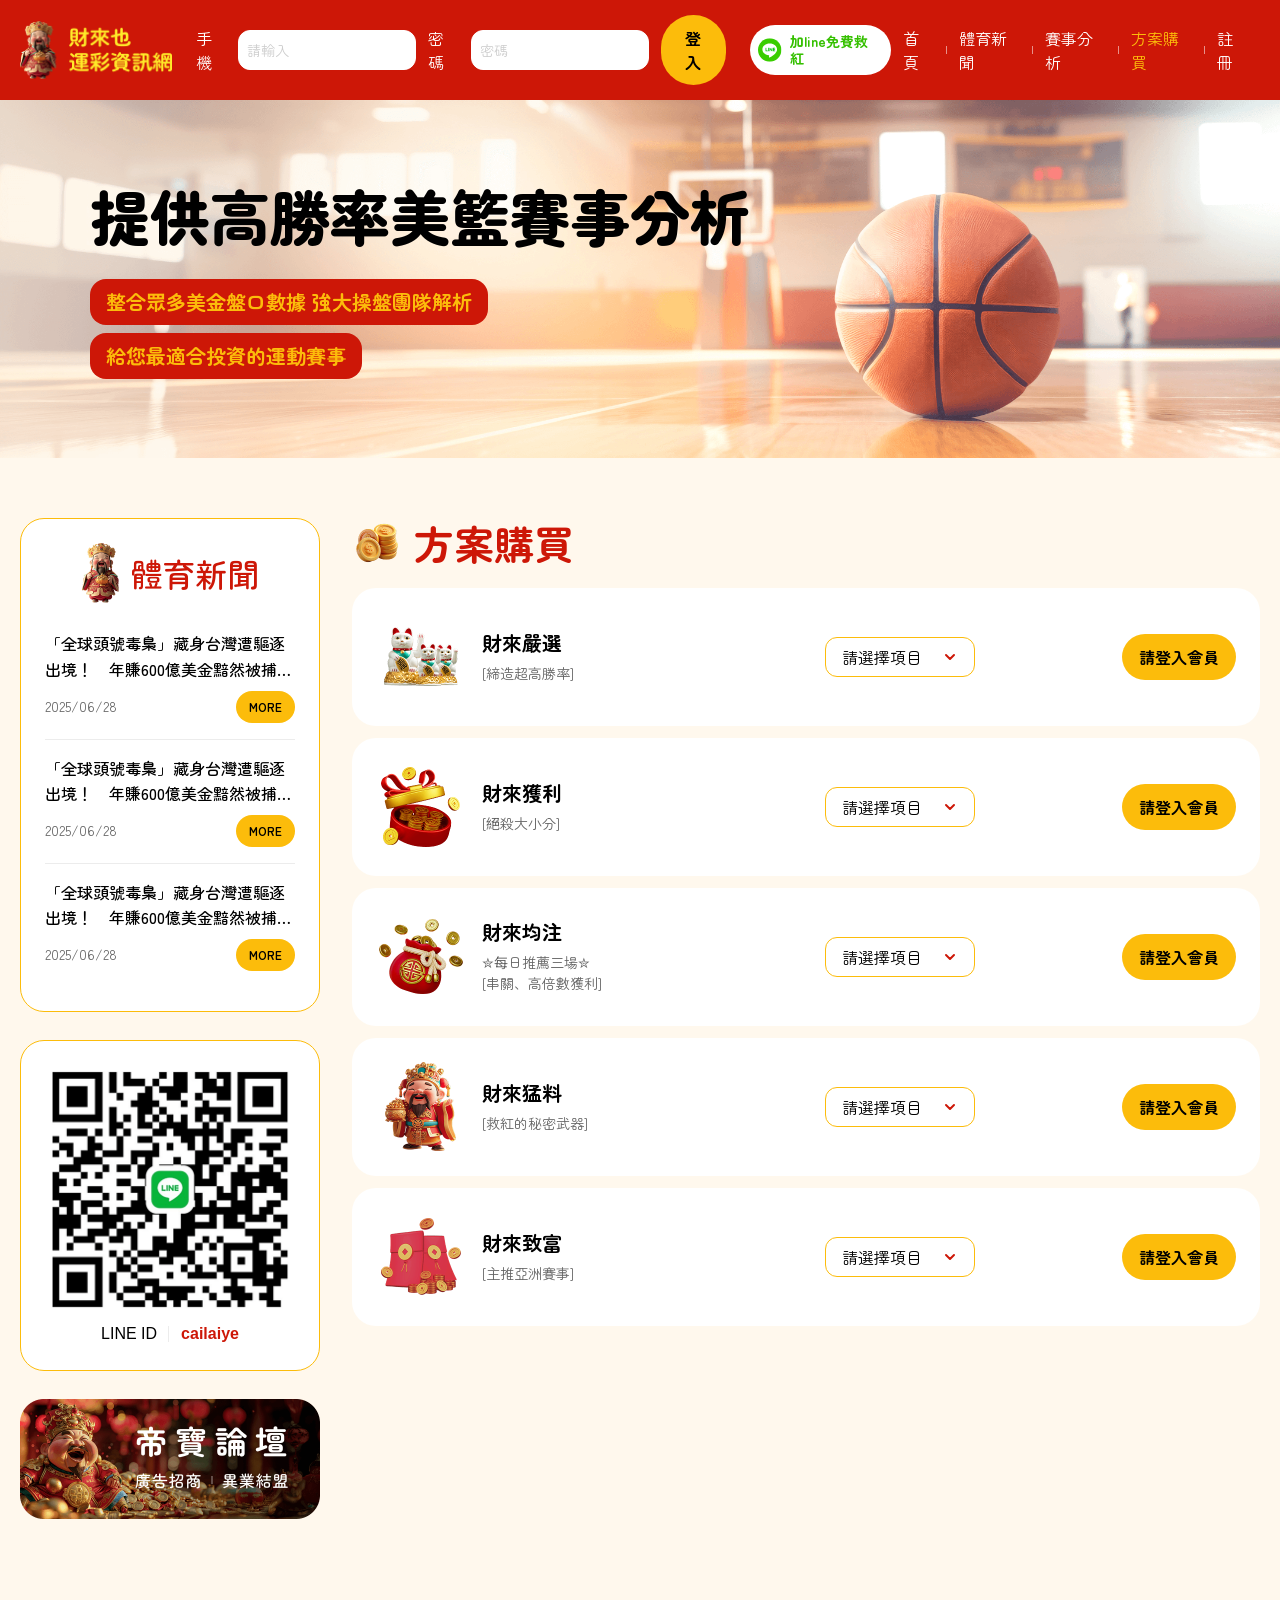
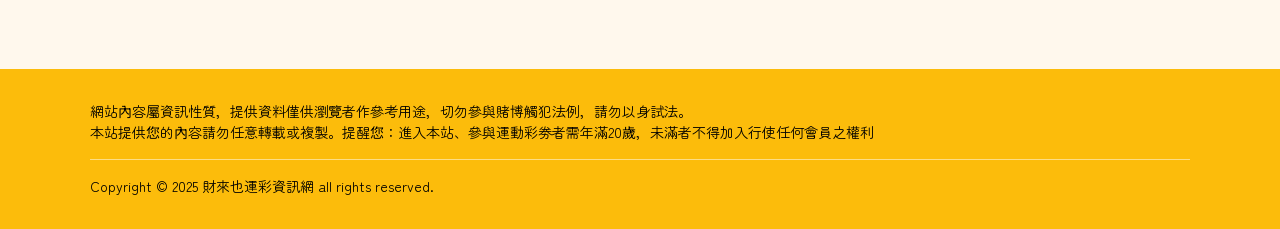
<file: buy.html>
<!DOCTYPE html>
<html lang="en">
  <head>
    <meta charset="UTF-8" />
    <meta name="viewport" content="width=device-width, initial-scale=1.0" />
    <title>財來也運彩資訊網</title>
    <link rel="icon" type="image/x-icon" href="./favicon.ico" />
    <link rel="preconnect" href="https://fonts.googleapis.com" />
    <link rel="preconnect" href="https://fonts.gstatic.com" crossorigin />
    <link
      href="https://fonts.googleapis.com/css2?family=Noto+Sans+TC:wght@100..900&family=Zen+Maru+Gothic&display=swap"
      rel="stylesheet"
    />
    <link rel="stylesheet" href="./public/css/bootstrap/bootstrap.css" />
    <link rel="stylesheet" href="./public/css/aos/aos.css" />
    <link rel="stylesheet" href="./public/css/swiper/swiper-bundle.min.css" />
    <link rel="stylesheet" href="./public/css/style.css" />
  </head>
  <body>
    <header class="header">
      <div
        class="header_right d-flex align-items-center justify-content-xl-start justify-content-between gap-lg-4 gap-2"
      >
        <a href="./index.html" class="header_logo"
          ><img src="./public/img/logo.png" alt=""
        /></a>
        <form class="header_login d-xl-flex d-none">
          <div class="input-item">
            <label for="">手機</label>
            <input class="input-item_main" type="number" placeholder="請輸入" />
          </div>
          <div class="input-item">
            <label for="">密碼</label>
            <input class="input-item_main" type="password" placeholder="密碼" />
          </div>
          <button class="btn">登入</button>
        </form>
        <a
          class="header_line"
          data-bs-toggle="modal"
          data-bs-target="#modal-qrcode"
        >
          <svg
            width="24"
            height="24"
            viewBox="0 0 24 24"
            fill="none"
            xmlns="http://www.w3.org/2000/svg"
          >
            <g clip-path="url(#clip0_36_3051)">
              <path
                class="line-bg"
                d="M12 24C18.6274 24 24 18.6274 24 12C24 5.37258 18.6274 0 12 0C5.37258 0 0 5.37258 0 12C0 18.6274 5.37258 24 12 24Z"
                fill="#39CD00"
              />
              <path
                class="line-main"
                d="M19.5 11.7273C19.4893 11.8797 19.4698 12.0313 19.4414 12.1814C19.3465 12.7561 19.1522 13.3098 18.8673 13.8178C18.7309 14.0605 18.075 14.9823 17.8745 15.225C16.7659 16.56 14.9086 18.101 11.805 19.5996C11.7395 19.6312 11.6668 19.6448 11.5943 19.639C11.5218 19.6332 11.4522 19.6081 11.3926 19.5665C11.333 19.5248 11.2856 19.468 11.2553 19.4019C11.2249 19.3358 11.2128 19.2629 11.22 19.1905L11.3768 17.7819C11.3887 17.6741 11.3573 17.566 11.2895 17.4814C11.2218 17.3968 11.1232 17.3425 11.0155 17.3305C9.98295 17.2272 8.97718 16.9404 8.04545 16.4837C5.91818 15.4323 4.5 13.5546 4.5 11.415C4.5 8.1205 7.85727 5.45459 12 5.45459C14.0809 5.45459 15.9627 6.13641 17.3182 7.21777C18.5877 8.23368 19.4005 9.61232 19.4877 11.1423C19.5023 11.337 19.5064 11.5322 19.5 11.7273Z"
                fill="white"
              />
              <path
                class="line-bg"
                d="M9.93272 12.735C9.969 12.7705 9.99773 12.8129 10.0172 12.8598C10.0366 12.9067 10.0464 12.957 10.0459 13.0077C10.0461 13.0582 10.0363 13.1081 10.0171 13.1548C9.99795 13.2014 9.96976 13.2438 9.93416 13.2795C9.89856 13.3153 9.85626 13.3436 9.80968 13.363C9.7631 13.3823 9.71316 13.3923 9.66272 13.3923H8.12863C8.02676 13.3919 7.92915 13.3513 7.85712 13.2792C7.78508 13.2072 7.74445 13.1096 7.74409 13.0077V10.11C7.74375 10.0593 7.75359 10.009 7.77303 9.96215C7.79247 9.9153 7.82112 9.87284 7.85727 9.83726C7.91094 9.78342 7.97942 9.74676 8.05399 9.73195C8.12855 9.71714 8.20584 9.72484 8.27602 9.75408C8.34619 9.78332 8.40609 9.83278 8.44807 9.89616C8.49006 9.95953 8.51225 10.034 8.51181 10.11V12.6232H9.66272C9.71292 12.6228 9.76269 12.6325 9.80907 12.6517C9.85544 12.6709 9.89749 12.6992 9.93272 12.735Z"
                fill="#00C200"
              />
              <path
                class="line-bg"
                d="M11.1818 10.0268V13.0909C11.1814 13.1704 11.1497 13.2465 11.0935 13.3026C11.0373 13.3588 10.9612 13.3906 10.8818 13.3909H10.71C10.6304 13.3909 10.5541 13.3593 10.4978 13.303C10.4416 13.2468 10.41 13.1705 10.41 13.0909V10.0268C10.41 9.94725 10.4416 9.87095 10.4978 9.81469C10.5541 9.75843 10.6304 9.72682 10.71 9.72682H10.8777C10.9174 9.72646 10.9568 9.73394 10.9936 9.74884C11.0303 9.76374 11.0638 9.78576 11.0921 9.81364C11.1203 9.84151 11.1428 9.87469 11.1582 9.91128C11.1736 9.94786 11.1816 9.98713 11.1818 10.0268Z"
                fill="#00C200"
              />
              <path
                class="line-bg"
                d="M14.7436 10.11V12.9914C14.7437 13.095 14.7035 13.1947 14.6315 13.2692C14.5595 13.3438 14.4613 13.3874 14.3577 13.3909C14.2606 13.3894 14.1677 13.3514 14.0973 13.2846C14.0836 13.2737 13.5682 12.6028 13.1304 12.0382C12.8032 11.6169 12.5195 11.2487 12.5195 11.2487V13.0064C12.5198 13.0809 12.4983 13.1539 12.4578 13.2164C12.4172 13.2788 12.3593 13.3282 12.2911 13.3583C12.223 13.3883 12.1475 13.3979 12.074 13.3858C12.0005 13.3737 11.9321 13.3404 11.8773 13.29C11.8377 13.2542 11.806 13.2104 11.7844 13.1615C11.7628 13.1127 11.7517 13.0598 11.7518 13.0064V10.1264C11.7505 10.0252 11.7882 9.92728 11.8569 9.85295C11.9257 9.77861 12.0203 9.73348 12.1213 9.72686C12.1785 9.72592 12.2352 9.73767 12.2873 9.76125C12.3394 9.78482 12.3857 9.81965 12.4227 9.86322C12.4391 9.88231 13.2313 10.9132 13.6773 11.4996C13.8545 11.7287 13.9773 11.8896 13.9773 11.8896V10.1169C13.978 10.0155 14.0186 9.9184 14.0903 9.8467C14.162 9.77499 14.259 9.73439 14.3604 9.73368C14.4609 9.73366 14.5573 9.77309 14.629 9.84349C14.7007 9.91388 14.7418 10.0096 14.7436 10.11Z"
                fill="#00C200"
              />
              <path
                class="line-bg"
                d="M16.0909 11.9413V12.6231H17.2405C17.2928 12.62 17.3452 12.6276 17.3945 12.6455C17.4438 12.6634 17.4889 12.6911 17.527 12.7271C17.5652 12.763 17.5956 12.8064 17.6164 12.8546C17.6372 12.9027 17.6479 12.9546 17.6479 13.007C17.6479 13.0594 17.6372 13.1113 17.6164 13.1594C17.5956 13.2075 17.5652 13.2509 17.527 13.2869C17.4889 13.3228 17.4438 13.3506 17.3945 13.3685C17.3452 13.3864 17.2928 13.394 17.2405 13.3908H15.7023C15.6005 13.3905 15.5031 13.3498 15.4312 13.2777C15.3594 13.2057 15.3191 13.1081 15.3191 13.0063V10.1099C15.3195 10.0084 15.3599 9.91117 15.4317 9.83938C15.5035 9.7676 15.6008 9.72712 15.7023 9.72676H17.2364C17.2887 9.72364 17.3411 9.73125 17.3904 9.74913C17.4397 9.76701 17.4848 9.79478 17.523 9.83073C17.5611 9.86668 17.5915 9.91005 17.6123 9.95819C17.6331 10.0063 17.6438 10.0582 17.6438 10.1106C17.6438 10.163 17.6331 10.2149 17.6123 10.2631C17.5915 10.3112 17.5611 10.3546 17.523 10.3905C17.4848 10.4265 17.4397 10.4542 17.3904 10.4721C17.3411 10.49 17.2887 10.4976 17.2364 10.4945H16.0909V11.1763H17.2405C17.3421 11.1763 17.4395 11.2167 17.5114 11.2885C17.5833 11.3604 17.6236 11.4579 17.6236 11.5595C17.6236 11.6611 17.5833 11.7586 17.5114 11.8304C17.4395 11.9023 17.3421 11.9427 17.2405 11.9427L16.0909 11.9413Z"
                fill="#00C200"
              />
            </g>
            <defs>
              <clipPath id="clip0_36_3051">
                <rect width="24" height="24" fill="white" />
              </clipPath>
            </defs>
          </svg>
          <span class="header_line_text">加line<br class="d-lg-none">免費救紅</span>
        </a>
      </div>
      <nav class="header_nav">
        <ul>
          <li>
            <a href="./index.html" class="header_nav_item">
              <img class="header_icon" src="./public/img/home.png" alt="" />
              <span class="header_nav_text">首頁</span>
            </a>
          </li>
          <li>
            <a href="./news.html" class="header_nav_item">
              <img class="header_icon" src="./public/img/news.png" alt="" />
              <span class="header_nav_text">體育新聞</span>
            </a>
          </li>
          <li>
            <a href="./competition.html" class="header_nav_item">
              <img class="header_icon" src="./public/img/analyse.png" alt="" />
              <span class="header_nav_text">賽事分析</span>
            </a>
          </li>
          <li>
            <a href="./buy.html" class="header_nav_item active">
              <img class="header_icon" src="./public/img/cart.png" alt="" />
              <span class="header_nav_text">方案購買</span>
            </a>
          </li>
          <li class="d-xl-none">
            <a
              data-bs-toggle="modal"
              data-bs-target="#modal-login"
              class="header_nav_item"
            >
              <img class="header_icon" src="./public/img/account.png" alt="" />
              <span class="header_nav_text"
                >登入/註冊</span
              >
            </a>
          </li>
          <li class="d-xl-block d-none">
            <a href="./signup.html"
              class="header_nav_item"
            >
              <span class="header_nav_text"
                >註冊</span
              >
            </a>
          </li>
        </ul>
      </nav>
    </header>

    <main>
      <div class="banner">
        <div class="swiper-container banner_pic">
          <div class="swiper-wrapper">
            <div class="swiper-slide">
              <div class="banner_pic_item">
                <img
                  class="d-md-block d-none"
                  src="./public/img/banner-1.png"
                  alt=""
                />
                <img
                  class="d-md-none"
                  src="./public/img/banner-1-m.png"
                  alt=""
                />
                <div class="banner_text_item">
                  <div class="container">
                    <h1 class="banner_text_title">
                      提供高勝率<br />美籃賽事分析
                    </h1>
                    <div class="banner_text_content">
                      <p>整合眾多美金盤口數據 強大操盤團隊解析</p>
                      <p>給您最適合投資的運動賽事</p>
                    </div>
                  </div>
                </div>
              </div>
            </div>
            <div class="swiper-slide">
              <div class="banner_pic_item">
                <img
                  class="d-md-block d-none"
                  src="./public/img/banner-2.png"
                  alt=""
                />
                <img
                  class="d-md-none"
                  src="./public/img/banner-2-m.png"
                  alt=""
                />
                <div class="banner_text_item">
                  <div class="container">
                    <h1 class="banner_text_title">
                      提供美棒聯盟<br />獨家情報
                    </h1>
                    <div class="banner_text_content">
                      <p>長期解盤莊家思維</p>
                      <p>讓我們教你如何對決莊家 輕鬆獲利</p>
                    </div>
                  </div>
                </div>
              </div>
            </div>
            <div class="swiper-slide">
              <div class="banner_pic_item bg-dark">
                <img
                  class="d-md-block d-none"
                  src="./public/img/banner-3.png"
                  alt=""
                />
                <img
                  class="d-md-none"
                  src="./public/img/banner-3-m.png"
                  alt=""
                />
                <div class="banner_text_item">
                  <div class="container">
                    <h1 class="banner_text_title">
                      提供各項冰球<br />精華賽事分析
                    </h1>
                    <div class="banner_text_content">
                      <p>投資不要只看獲利 還要看他能維持多久</p>
                      <p>投資不是賭博 相信財來也 錢財也就來</p>
                    </div>
                  </div>
                </div>
              </div>
            </div>
          </div>
        </div>
      </div>

      <div class="d-flex flex-wrap mainContent">
        <div class="sidebar">
          <div class="row">
            <div class="col-lg-12 col-md-8">
              <div class="sidebar_item sidebar_news section">
                <div class="sidebar_news_title">
                  <img src="./public/img/masco.png" alt="" />
                  <h2>體育新聞</h2>
                </div>
                <div class="sidebar_news_main">
                  <div class="sidebar_news_item">
                    <h3 class="news-title">
                      「全球頭號毒梟」藏身台灣遭驅逐出境！　年賺600億美金黯然被捕
                      原文網址: 「全球頭號毒梟」藏身台...
                    </h3>
                    <div class="news-info">
                      <p class="news-info_date">2025/06/28</p>
                      <a href="./news-detail.html" class="btn">MORE</a>
                    </div>
                  </div>
                  <div class="sidebar_news_item">
                    <h3 class="news-title">
                      「全球頭號毒梟」藏身台灣遭驅逐出境！　年賺600億美金黯然被捕
                      原文網址: 「全球頭號毒梟」藏身台...
                    </h3>
                    <div class="news-info">
                      <p class="news-info_date">2025/06/28</p>
                      <a href="./news-detail.html" class="btn">MORE</a>
                    </div>
                  </div>
                  <div class="sidebar_news_item">
                    <h3 class="news-title">
                      「全球頭號毒梟」藏身台灣遭驅逐出境！　年賺600億美金黯然被捕
                      原文網址: 「全球頭號毒梟」藏身台...
                    </h3>
                    <div class="news-info">
                      <p class="news-info_date">2025/06/28</p>
                      <a href="./news-detail.html" class="btn">MORE</a>
                    </div>
                  </div>
                </div>
              </div>
            </div>
            <div class="col-lg-12 col-md-4">
              <div class="sidebar_item sidebar_qrcode section">
                <img src="./public/img/qrcode.png" alt="" />
                <div class="qrcode-text">
                  <p class="qrcode-text_title">LINE ID</p>
                  <p class="qrcode-text_content">cailaiye</p>
                </div>
              </div>
              <a class="sidebar_ad">
                <img src="./public/img/ad.png" alt="" />
              </a>
            </div>
          </div>
        </div>
        <div class="mainbar">
          <div class="title">
            <img src="./public/img/money.png" alt="" />
            <h2>方案購買</h2>
          </div>
          <div class="buy">
            <div class="buy_item">
              <div class="product-info">
                <img src="./public/img/product-icon-1.png" alt="" />
                <div class="product-info_text">
                  <h2 class="product-info_name">財來嚴選</h2>
                  <p>[締造超高勝率]</p>
                </div>
              </div>
              <select class="buy_select" name="" id="">
                <option value="">請選擇項目</option>
                <option value="">$2500 / 1場</option>
                <option value="">$6600 / 3場</option>
                <option value="">$12000 / 5場</option>
              </select>
              <button
                class="btn"
                data-bs-toggle="modal"
                data-bs-target="#modal-login"
              >
                請登入會員
              </button>
            </div>
            <div class="buy_item">
              <div class="product-info">
                <img src="./public/img/product-icon-2.png" alt="" />
                <div class="product-info_text">
                  <h2 class="product-info_name">財來獲利</h2>
                  <p>[絕殺大小分]</p>
                </div>
              </div>
              <select class="buy_select" name="" id="">
                <option value="">請選擇項目</option>
                <option value="">$2500 / 1場</option>
                <option value="">$6600 / 3場</option>
                <option value="">$12000 / 5場</option>
              </select>
              <button
                class="btn"
                data-bs-toggle="modal"
                data-bs-target="#modal-login"
              >
                請登入會員
              </button>
            </div>
            <div class="buy_item">
              <div class="product-info">
                <img src="./public/img/product-icon-3.png" alt="" />
                <div class="product-info_text">
                  <h2 class="product-info_name">財來均注</h2>
                  <p>
                    ✮每日推薦三場✮ <br>
                    [串關、高倍數獲利]</p>
                </div>
              </div>
              <select class="buy_select" name="" id="">
                <option value="">請選擇項目</option>
                <option value="">$2500 / 1場</option>
                <option value="">$6600 / 3場</option>
                <option value="">$12000 / 5場</option>
              </select>
              <button
                class="btn"
                data-bs-toggle="modal"
                data-bs-target="#modal-login"
              >
                請登入會員
              </button>
            </div>
            <div class="buy_item">
              <div class="product-info">
                <img src="./public/img/product-icon-4.png" alt="" />
                <div class="product-info_text">
                  <h2 class="product-info_name">財來猛料</h2>
                  <p>[救紅的秘密武器]</p>
                </div>
              </div>
              <select class="buy_select" name="" id="">
                <option value="">請選擇項目</option>
                <option value="">$2500 / 1場</option>
                <option value="">$6600 / 3場</option>
                <option value="">$12000 / 5場</option>
              </select>
              <button
                class="btn"
                data-bs-toggle="modal"
                data-bs-target="#modal-login"
              >
                請登入會員
              </button>
            </div>
            <div class="buy_item">
              <div class="product-info">
                <img src="./public/img/product-icon-5.png" alt="" />
                <div class="product-info_text">
                  <h2 class="product-info_name">財來致富</h2>
                  <p>[主推亞洲賽事]</p>
                </div>
              </div>
              <select class="buy_select" name="" id="">
                <option value="">請選擇項目</option>
                <option value="">$2500 / 1場</option>
                <option value="">$6600 / 3場</option>
                <option value="">$12000 / 5場</option>
              </select>
              <button
                class="btn"
                data-bs-toggle="modal"
                data-bs-target="#modal-login"
              >
                請登入會員
              </button>
            </div>
          </div>
        </div>
      </div>
      <footer class="footer">
        <div class="container">
          <p>
            網站內容屬資訊性質，提供資料僅供瀏覽者作參考用途，切勿參與賭博觸犯法例，請勿以身試法。<br />
            本站提供您的內容請勿任意轉載或複製。提醒您：進入本站、參與運動彩劵者需年滿20歲，未滿者不得加入行使任何會員之權利
          </p>
          <hr />
          <p>Copyright © 2025 財來也運彩資訊網 all rights reserved.</p>
        </div>
      </footer>
    </main>

    <div
      class="modal fade modal-member"
      id="modal-login"
      tabindex="-1"
      aria-labelledby="modal-loginLabel"
      aria-hidden="true"
    >
      <div class="modal-dialog">
        <div class="modal-content">
          <div class="modal-head">
            <h3 class="modal_title">會員登入</h3>
            <button class="modal-member_x" data-bs-dismiss="modal">
              <svg
                width="24"
                height="24"
                viewBox="0 0 24 24"
                fill="none"
                xmlns="http://www.w3.org/2000/svg"
              >
                <path
                  d="M18 6L6 18"
                  stroke="white"
                  stroke-width="2"
                  stroke-linecap="round"
                  stroke-linejoin="round"
                />
                <path
                  d="M6 6L18 18"
                  stroke="white"
                  stroke-width="2"
                  stroke-linecap="round"
                  stroke-linejoin="round"
                />
              </svg>
            </button>
          </div>
          <div class="modal-body">
            <div>
              <div class="input-item">
                <label for="">手機</label>
                <input
                  class="input-item_main"
                  type="number"
                  placeholder="手機"
                />
              </div>
              <div class="input-item">
                <label for="">密碼</label>
                <input
                  class="input-item_main"
                  type="password"
                  placeholder="密碼"
                />
              </div>
            </div>
            <div class="modal-member_btns">
              <a href="./signup.html" class="btn-signup">註冊</a>
              <button class="btn">登入</button>
            </div>
          </div>
        </div>
      </div>
    </div>

    <div
      class="modal fade modal-qrcode"
      id="modal-qrcode"
      tabindex="-1"
      aria-labelledby="modal-qrcodeLabel"
      aria-hidden="true"
    >
      <div class="modal-dialog">
        <div class="modal-content">
          <button class="modal-member_x" data-bs-dismiss="modal">
            <svg
              width="24"
              height="24"
              viewBox="0 0 24 24"
              fill="none"
              xmlns="http://www.w3.org/2000/svg"
            >
              <path
                d="M18 6L6 18"
                stroke="white"
                stroke-width="2"
                stroke-linecap="round"
                stroke-linejoin="round"
              />
              <path
                d="M6 6L18 18"
                stroke="white"
                stroke-width="2"
                stroke-linecap="round"
                stroke-linejoin="round"
              />
            </svg>
          </button>
          <img src="./public/img/qrcode.png" alt="" />
          <div class="qrcode-text">
            <p class="qrcode-text_title">LINE ID</p>
            <p class="qrcode-text_content">cailaiye</p>
          </div>
        </div>
      </div>
    </div>

    <script src="./public/js/jquery/jquery.min.js"></script>
    <script src="./public/js/bootstrap/bootstrap.bundle.min.js"></script>
    <script src="./public/js/aos/aos.js"></script>
    <script src="./public/js/swiper/swiper-bundle.min.js"></script>
    <script src="./public/js/common.js"></script>
  </body>
</html>
</file>
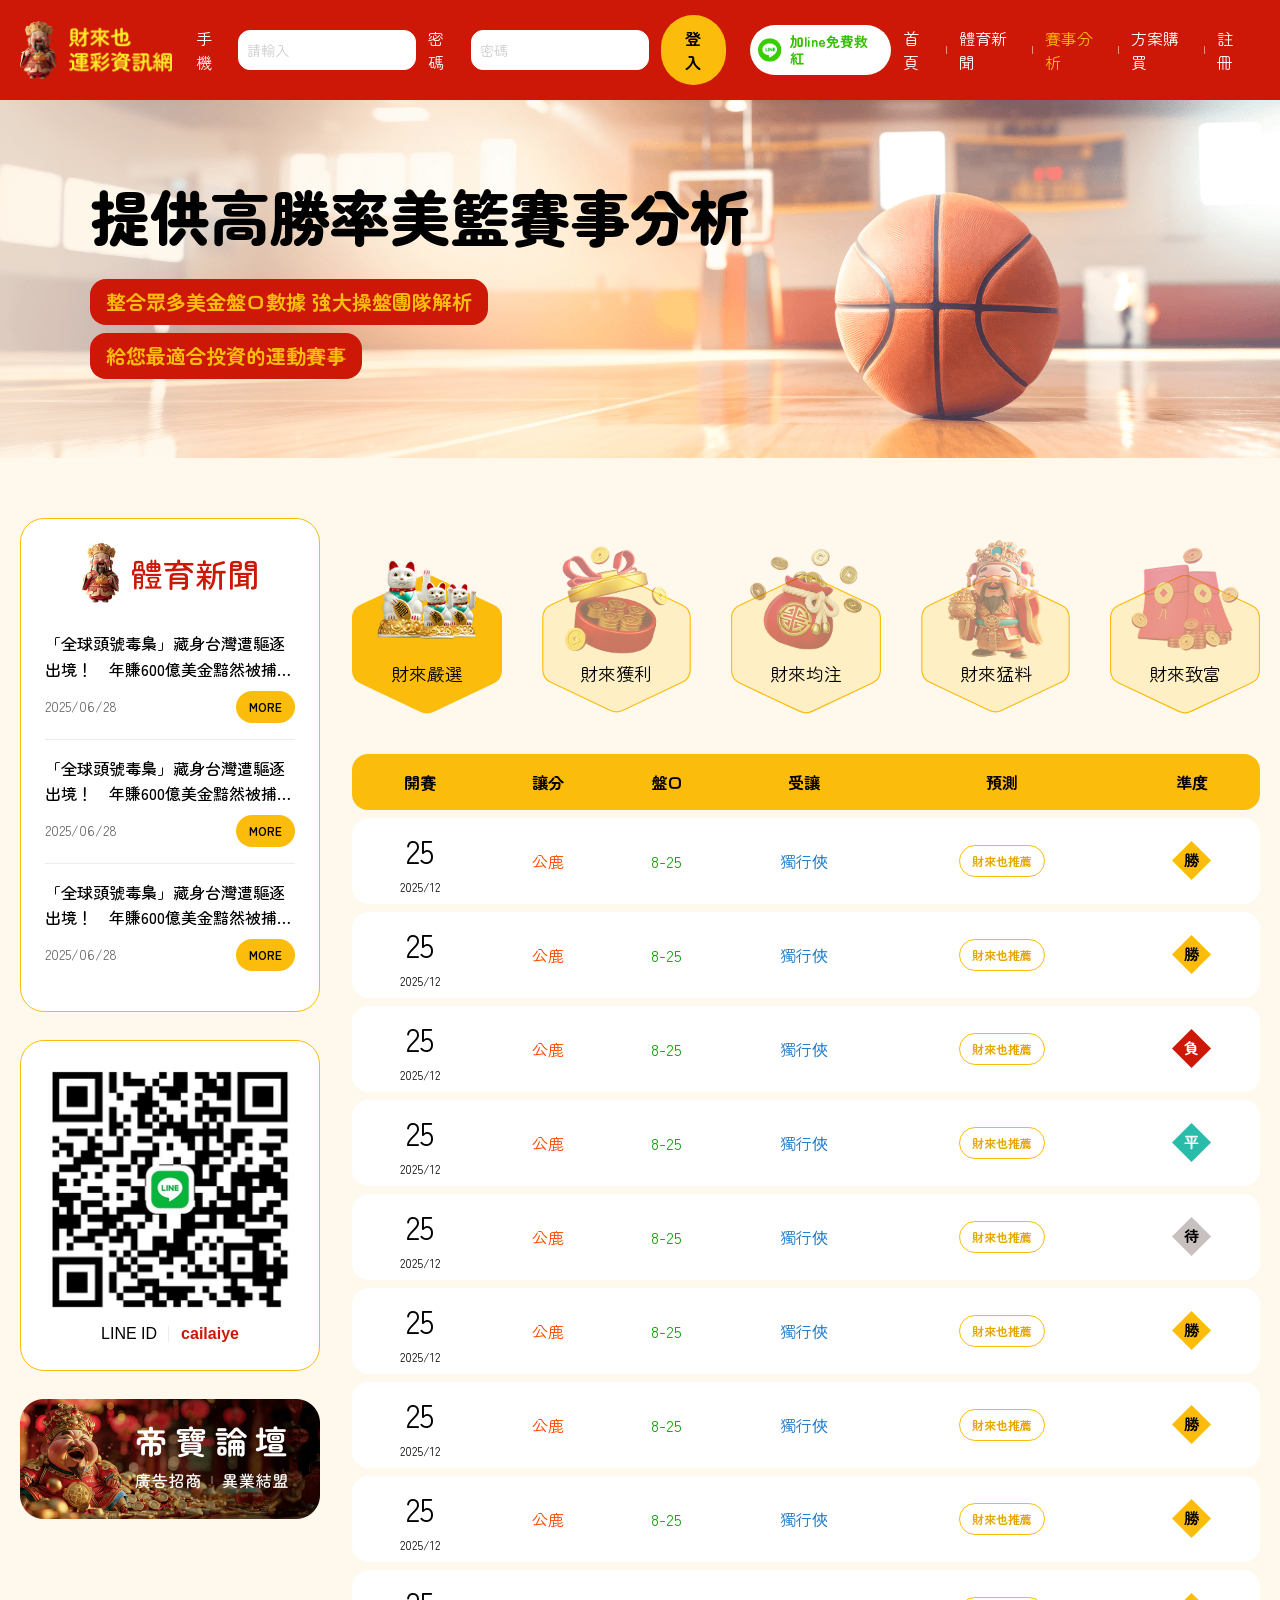
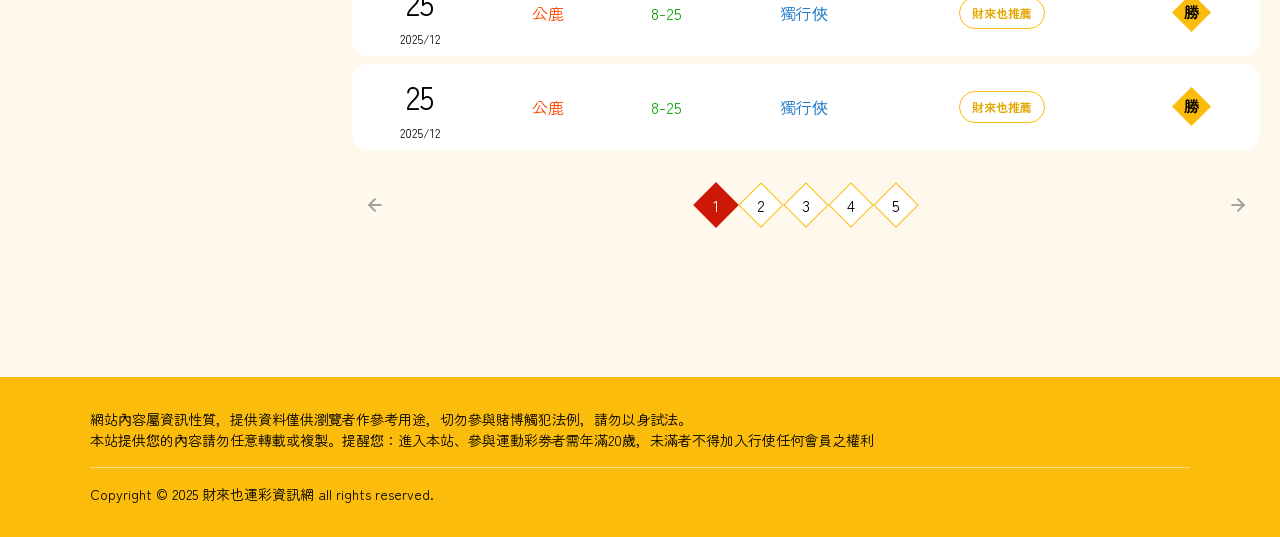
<file: competition.html>
<!DOCTYPE html>
<html lang="en">
  <head>
    <meta charset="UTF-8" />
    <meta name="viewport" content="width=device-width, initial-scale=1.0" />
    <title>財來也運彩資訊網</title>
    <link rel="icon" type="image/x-icon" href="./favicon.ico" />
    <link rel="preconnect" href="https://fonts.googleapis.com" />
    <link rel="preconnect" href="https://fonts.gstatic.com" crossorigin />
    <link
      href="https://fonts.googleapis.com/css2?family=Noto+Sans+TC:wght@100..900&family=Zen+Maru+Gothic&display=swap"
      rel="stylesheet"
    />
    <link rel="stylesheet" href="./public/css/bootstrap/bootstrap.css" />
    <link rel="stylesheet" href="./public/css/aos/aos.css" />
    <link rel="stylesheet" href="./public/css/swiper/swiper-bundle.min.css" />
    <link rel="stylesheet" href="./public/css/style.css" />
  </head>
  <body>
    <header class="header">
      <div
        class="header_right d-flex align-items-center justify-content-xl-start justify-content-between gap-lg-4 gap-2"
      >
        <a href="./index.html" class="header_logo"
          ><img src="./public/img/logo.png" alt=""
        /></a>
        <form class="header_login d-xl-flex d-none">
          <div class="input-item">
            <label for="">手機</label>
            <input class="input-item_main" type="number" placeholder="請輸入" />
          </div>
          <div class="input-item">
            <label for="">密碼</label>
            <input class="input-item_main" type="password" placeholder="密碼" />
          </div>
          <button class="btn">登入</button>
        </form>
        <a
          class="header_line"
          data-bs-toggle="modal"
          data-bs-target="#modal-qrcode"
        >
          <svg
            width="24"
            height="24"
            viewBox="0 0 24 24"
            fill="none"
            xmlns="http://www.w3.org/2000/svg"
          >
            <g clip-path="url(#clip0_36_3051)">
              <path
                class="line-bg"
                d="M12 24C18.6274 24 24 18.6274 24 12C24 5.37258 18.6274 0 12 0C5.37258 0 0 5.37258 0 12C0 18.6274 5.37258 24 12 24Z"
                fill="#39CD00"
              />
              <path
                class="line-main"
                d="M19.5 11.7273C19.4893 11.8797 19.4698 12.0313 19.4414 12.1814C19.3465 12.7561 19.1522 13.3098 18.8673 13.8178C18.7309 14.0605 18.075 14.9823 17.8745 15.225C16.7659 16.56 14.9086 18.101 11.805 19.5996C11.7395 19.6312 11.6668 19.6448 11.5943 19.639C11.5218 19.6332 11.4522 19.6081 11.3926 19.5665C11.333 19.5248 11.2856 19.468 11.2553 19.4019C11.2249 19.3358 11.2128 19.2629 11.22 19.1905L11.3768 17.7819C11.3887 17.6741 11.3573 17.566 11.2895 17.4814C11.2218 17.3968 11.1232 17.3425 11.0155 17.3305C9.98295 17.2272 8.97718 16.9404 8.04545 16.4837C5.91818 15.4323 4.5 13.5546 4.5 11.415C4.5 8.1205 7.85727 5.45459 12 5.45459C14.0809 5.45459 15.9627 6.13641 17.3182 7.21777C18.5877 8.23368 19.4005 9.61232 19.4877 11.1423C19.5023 11.337 19.5064 11.5322 19.5 11.7273Z"
                fill="white"
              />
              <path
                class="line-bg"
                d="M9.93272 12.735C9.969 12.7705 9.99773 12.8129 10.0172 12.8598C10.0366 12.9067 10.0464 12.957 10.0459 13.0077C10.0461 13.0582 10.0363 13.1081 10.0171 13.1548C9.99795 13.2014 9.96976 13.2438 9.93416 13.2795C9.89856 13.3153 9.85626 13.3436 9.80968 13.363C9.7631 13.3823 9.71316 13.3923 9.66272 13.3923H8.12863C8.02676 13.3919 7.92915 13.3513 7.85712 13.2792C7.78508 13.2072 7.74445 13.1096 7.74409 13.0077V10.11C7.74375 10.0593 7.75359 10.009 7.77303 9.96215C7.79247 9.9153 7.82112 9.87284 7.85727 9.83726C7.91094 9.78342 7.97942 9.74676 8.05399 9.73195C8.12855 9.71714 8.20584 9.72484 8.27602 9.75408C8.34619 9.78332 8.40609 9.83278 8.44807 9.89616C8.49006 9.95953 8.51225 10.034 8.51181 10.11V12.6232H9.66272C9.71292 12.6228 9.76269 12.6325 9.80907 12.6517C9.85544 12.6709 9.89749 12.6992 9.93272 12.735Z"
                fill="#00C200"
              />
              <path
                class="line-bg"
                d="M11.1818 10.0268V13.0909C11.1814 13.1704 11.1497 13.2465 11.0935 13.3026C11.0373 13.3588 10.9612 13.3906 10.8818 13.3909H10.71C10.6304 13.3909 10.5541 13.3593 10.4978 13.303C10.4416 13.2468 10.41 13.1705 10.41 13.0909V10.0268C10.41 9.94725 10.4416 9.87095 10.4978 9.81469C10.5541 9.75843 10.6304 9.72682 10.71 9.72682H10.8777C10.9174 9.72646 10.9568 9.73394 10.9936 9.74884C11.0303 9.76374 11.0638 9.78576 11.0921 9.81364C11.1203 9.84151 11.1428 9.87469 11.1582 9.91128C11.1736 9.94786 11.1816 9.98713 11.1818 10.0268Z"
                fill="#00C200"
              />
              <path
                class="line-bg"
                d="M14.7436 10.11V12.9914C14.7437 13.095 14.7035 13.1947 14.6315 13.2692C14.5595 13.3438 14.4613 13.3874 14.3577 13.3909C14.2606 13.3894 14.1677 13.3514 14.0973 13.2846C14.0836 13.2737 13.5682 12.6028 13.1304 12.0382C12.8032 11.6169 12.5195 11.2487 12.5195 11.2487V13.0064C12.5198 13.0809 12.4983 13.1539 12.4578 13.2164C12.4172 13.2788 12.3593 13.3282 12.2911 13.3583C12.223 13.3883 12.1475 13.3979 12.074 13.3858C12.0005 13.3737 11.9321 13.3404 11.8773 13.29C11.8377 13.2542 11.806 13.2104 11.7844 13.1615C11.7628 13.1127 11.7517 13.0598 11.7518 13.0064V10.1264C11.7505 10.0252 11.7882 9.92728 11.8569 9.85295C11.9257 9.77861 12.0203 9.73348 12.1213 9.72686C12.1785 9.72592 12.2352 9.73767 12.2873 9.76125C12.3394 9.78482 12.3857 9.81965 12.4227 9.86322C12.4391 9.88231 13.2313 10.9132 13.6773 11.4996C13.8545 11.7287 13.9773 11.8896 13.9773 11.8896V10.1169C13.978 10.0155 14.0186 9.9184 14.0903 9.8467C14.162 9.77499 14.259 9.73439 14.3604 9.73368C14.4609 9.73366 14.5573 9.77309 14.629 9.84349C14.7007 9.91388 14.7418 10.0096 14.7436 10.11Z"
                fill="#00C200"
              />
              <path
                class="line-bg"
                d="M16.0909 11.9413V12.6231H17.2405C17.2928 12.62 17.3452 12.6276 17.3945 12.6455C17.4438 12.6634 17.4889 12.6911 17.527 12.7271C17.5652 12.763 17.5956 12.8064 17.6164 12.8546C17.6372 12.9027 17.6479 12.9546 17.6479 13.007C17.6479 13.0594 17.6372 13.1113 17.6164 13.1594C17.5956 13.2075 17.5652 13.2509 17.527 13.2869C17.4889 13.3228 17.4438 13.3506 17.3945 13.3685C17.3452 13.3864 17.2928 13.394 17.2405 13.3908H15.7023C15.6005 13.3905 15.5031 13.3498 15.4312 13.2777C15.3594 13.2057 15.3191 13.1081 15.3191 13.0063V10.1099C15.3195 10.0084 15.3599 9.91117 15.4317 9.83938C15.5035 9.7676 15.6008 9.72712 15.7023 9.72676H17.2364C17.2887 9.72364 17.3411 9.73125 17.3904 9.74913C17.4397 9.76701 17.4848 9.79478 17.523 9.83073C17.5611 9.86668 17.5915 9.91005 17.6123 9.95819C17.6331 10.0063 17.6438 10.0582 17.6438 10.1106C17.6438 10.163 17.6331 10.2149 17.6123 10.2631C17.5915 10.3112 17.5611 10.3546 17.523 10.3905C17.4848 10.4265 17.4397 10.4542 17.3904 10.4721C17.3411 10.49 17.2887 10.4976 17.2364 10.4945H16.0909V11.1763H17.2405C17.3421 11.1763 17.4395 11.2167 17.5114 11.2885C17.5833 11.3604 17.6236 11.4579 17.6236 11.5595C17.6236 11.6611 17.5833 11.7586 17.5114 11.8304C17.4395 11.9023 17.3421 11.9427 17.2405 11.9427L16.0909 11.9413Z"
                fill="#00C200"
              />
            </g>
            <defs>
              <clipPath id="clip0_36_3051">
                <rect width="24" height="24" fill="white" />
              </clipPath>
            </defs>
          </svg>
          <span class="header_line_text">加line<br class="d-lg-none">免費救紅</span>
        </a>
      </div>
      <nav class="header_nav">
        <ul>
          <li>
            <a href="./index.html" class="header_nav_item">
              <img class="header_icon" src="./public/img/home.png" alt="" />
              <span class="header_nav_text">首頁</span>
            </a>
          </li>
          <li>
            <a href="./news.html" class="header_nav_item">
              <img class="header_icon" src="./public/img/news.png" alt="" />
              <span class="header_nav_text">體育新聞</span>
            </a>
          </li>
          <li>
            <a href="./competition.html" class="header_nav_item active">
              <img class="header_icon" src="./public/img/analyse.png" alt="" />
              <span class="header_nav_text">賽事分析</span>
            </a>
          </li>
          <li>
            <a href="./buy.html" class="header_nav_item">
              <img class="header_icon" src="./public/img/cart.png" alt="" />
              <span class="header_nav_text">方案購買</span>
            </a>
          </li>
          <li class="d-xl-none">
            <a
              data-bs-toggle="modal"
              data-bs-target="#modal-login"
              class="header_nav_item"
            >
              <img class="header_icon" src="./public/img/account.png" alt="" />
              <span class="header_nav_text"
                >登入/註冊</span
              >
            </a>
          </li>
          <li class="d-xl-block d-none">
            <a href="./signup.html"
              class="header_nav_item"
            >
              <span class="header_nav_text"
                >註冊</span
              >
            </a>
          </li>
        </ul>
      </nav>
    </header>

    <main>
      <div class="banner">
        <div class="swiper-container banner_pic">
          <div class="swiper-wrapper">
            <div class="swiper-slide">
              <div class="banner_pic_item">
                <img
                  class="d-md-block d-none"
                  src="./public/img/banner-1.png"
                  alt=""
                />
                <img
                  class="d-md-none"
                  src="./public/img/banner-1-m.png"
                  alt=""
                />
                <div class="banner_text_item">
                  <div class="container">
                    <h1 class="banner_text_title">
                      提供高勝率<br />美籃賽事分析
                    </h1>
                    <div class="banner_text_content">
                      <p>整合眾多美金盤口數據 強大操盤團隊解析</p>
                      <p>給您最適合投資的運動賽事</p>
                    </div>
                  </div>
                </div>
              </div>
            </div>
            <div class="swiper-slide">
              <div class="banner_pic_item">
                <img
                  class="d-md-block d-none"
                  src="./public/img/banner-2.png"
                  alt=""
                />
                <img
                  class="d-md-none"
                  src="./public/img/banner-2-m.png"
                  alt=""
                />
                <div class="banner_text_item">
                  <div class="container">
                    <h1 class="banner_text_title">
                      提供美棒聯盟<br />獨家情報
                    </h1>
                    <div class="banner_text_content">
                      <p>長期解盤莊家思維</p>
                      <p>讓我們教你如何對決莊家 輕鬆獲利</p>
                    </div>
                  </div>
                </div>
              </div>
            </div>
            <div class="swiper-slide">
              <div class="banner_pic_item bg-dark">
                <img
                  class="d-md-block d-none"
                  src="./public/img/banner-3.png"
                  alt=""
                />
                <img
                  class="d-md-none"
                  src="./public/img/banner-3-m.png"
                  alt=""
                />
                <div class="banner_text_item">
                  <div class="container">
                    <h1 class="banner_text_title">
                      提供各項冰球<br />精華賽事分析
                    </h1>
                    <div class="banner_text_content">
                      <p>投資不要只看獲利 還要看他能維持多久</p>
                      <p>投資不是賭博 相信財來也 錢財也就來</p>
                    </div>
                  </div>
                </div>
              </div>
            </div>
          </div>
        </div>
      </div>

      <div class="d-flex flex-wrap mainContent">
        <div class="sidebar">
          <div class="row">
            <div class="col-lg-12 col-md-8">
              <div class="sidebar_item sidebar_news section">
                <div class="sidebar_news_title">
                  <img src="./public/img/masco.png" alt="" />
                  <h2>體育新聞</h2>
                </div>
                <div class="sidebar_news_main">
                  <div class="sidebar_news_item">
                    <h3 class="news-title">
                      「全球頭號毒梟」藏身台灣遭驅逐出境！　年賺600億美金黯然被捕
                      原文網址: 「全球頭號毒梟」藏身台...
                    </h3>
                    <div class="news-info">
                      <p class="news-info_date">2025/06/28</p>
                      <a href="./news-detail.html" class="btn">MORE</a>
                    </div>
                  </div>
                  <div class="sidebar_news_item">
                    <h3 class="news-title">
                      「全球頭號毒梟」藏身台灣遭驅逐出境！　年賺600億美金黯然被捕
                      原文網址: 「全球頭號毒梟」藏身台...
                    </h3>
                    <div class="news-info">
                      <p class="news-info_date">2025/06/28</p>
                      <a href="./news-detail.html" class="btn">MORE</a>
                    </div>
                  </div>
                  <div class="sidebar_news_item">
                    <h3 class="news-title">
                      「全球頭號毒梟」藏身台灣遭驅逐出境！　年賺600億美金黯然被捕
                      原文網址: 「全球頭號毒梟」藏身台...
                    </h3>
                    <div class="news-info">
                      <p class="news-info_date">2025/06/28</p>
                      <a href="./news-detail.html" class="btn">MORE</a>
                    </div>
                  </div>
                </div>
              </div>
            </div>
            <div class="col-lg-12 col-md-4">
              <div class="sidebar_item sidebar_qrcode section">
                <img src="./public/img/qrcode.png" alt="" />
                <div class="qrcode-text">
                  <p class="qrcode-text_title">LINE ID</p>
                  <p class="qrcode-text_content">cailaiye</p>
                </div>
              </div>
              <a class="sidebar_ad">
                <img src="./public/img/ad.png" alt="" />
              </a>
            </div>
          </div>
        </div>
        <div class="mainbar">
          <nav>
            <div
              class="nav nav-tabs competiton-list"
              id="nav-tab"
              role="tablist"
            >
              <button
                class="nav-link active"
                id="nav-selected-tab"
                data-bs-toggle="tab"
                data-bs-target="#nav-selected"
                type="button"
                role="tab"
                aria-controls="nav-selected"
                aria-selected="true"
              >
                <img src="./public/img/product-icon-1.png" alt="">
                <p>財來嚴選</p>
              </button>
              <button
                class="nav-link"
                id="nav-profit-tab"
                data-bs-toggle="tab"
                data-bs-target="#nav-profit"
                type="button"
                role="tab"
                aria-controls="nav-profit"
                aria-selected="false"
              >
                <img src="./public/img/product-icon-2.png" alt="">
                <p>財來獲利</p>
              </button>
              <button
                class="nav-link"
                id="nav-average-tab"
                data-bs-toggle="tab"
                data-bs-target="#nav-average"
                type="button"
                role="tab"
                aria-controls="nav-average"
                aria-selected="false"
              >
                <img src="./public/img/product-icon-3.png" alt="">
                <p>財來均注</p>
              </button>
              <button
                class="nav-link"
                id="nav-amazing-tab"
                data-bs-toggle="tab"
                data-bs-target="#nav-amazing"
                type="button"
                role="tab"
                aria-controls="nav-amazing"
                aria-selected="false"
              >
                <img src="./public/img/product-icon-4.png" alt="">
                <p>財來猛料</p>
              </button>
              <button
                class="nav-link"
                id="nav-rich-tab"
                data-bs-toggle="tab"
                data-bs-target="#nav-rich"
                type="button"
                role="tab"
                aria-controls="nav-rich"
                aria-selected="false"
              >
                <img src="./public/img/product-icon-5.png" alt="">
                <p>財來致富</p>
              </button>
            </div>
          </nav>
          <div class="tab-content" id="nav-tabContent">
            <div
              class="tab-pane fade show active"
              id="nav-selected"
              role="tabpanel"
              aria-labelledby="nav-selected-tab"
              tabindex="0"
            >
              <div class="analyze section">
                <table class="table-common">
                  <tr>
                    <th class="table_date">開賽</th>
                    <th class="table_give">讓分</th>
                    <th class="table_lines">盤口</th>
                    <th class="table_get">受讓</th>
                    <th class="table_recommend">預測</th>
                    <th class="table_result">準度</th>
                  </tr>
                  <tr>
                    <td class="table_date">
                      <div class="table_date_inner">
                        <p class="table_date_big">25</p>
                        <p class="table_date_small">2025/12</p>
                      </div>
                    </td>
                    <td class="table_give">公鹿</td>
                    <td class="table_lines">8-25</td>
                    <td class="table_get">獨行俠</td>
                    <td class="table_recommend">
                      <button
                        class="btn-border"
                        data-bs-toggle="modal"
                        data-bs-target="#modal-login"
                      >
                        財來也推薦
                      </button>
                    </td>
                    <td class="table_result">
                      <img src="./public/img/win.svg" alt="" />
                    </td>
                  </tr>
                  <tr>
                    <td class="table_date">
                      <div class="table_date_inner">
                        <p class="table_date_big">25</p>
                        <p class="table_date_small">2025/12</p>
                      </div>
                    </td>
                    <td class="table_give">公鹿</td>
                    <td class="table_lines">8-25</td>
                    <td class="table_get">獨行俠</td>
                    <td class="table_recommend">
                      <button
                        class="btn-border"
                        data-bs-toggle="modal"
                        data-bs-target="#modal-login"
                      >
                        財來也推薦
                      </button>
                    </td>
                    <td class="table_result">
                      <img src="./public/img/win.svg" alt="" />
                    </td>
                  </tr>
                  <tr>
                    <td class="table_date">
                      <div class="table_date_inner">
                        <p class="table_date_big">25</p>
                        <p class="table_date_small">2025/12</p>
                      </div>
                    </td>
                    <td class="table_give">公鹿</td>
                    <td class="table_lines">8-25</td>
                    <td class="table_get">獨行俠</td>
                    <td class="table_recommend">
                      <button
                        class="btn-border"
                        data-bs-toggle="modal"
                        data-bs-target="#modal-login"
                      >
                        財來也推薦
                      </button>
                    </td>
                    <td class="table_result">
                      <img src="./public/img/lose.svg" alt="" />
                    </td>
                  </tr>
                  <tr>
                    <td class="table_date">
                      <div class="table_date_inner">
                        <p class="table_date_big">25</p>
                        <p class="table_date_small">2025/12</p>
                      </div>
                    </td>
                    <td class="table_give">公鹿</td>
                    <td class="table_lines">8-25</td>
                    <td class="table_get">獨行俠</td>
                    <td class="table_recommend">
                      <button
                        class="btn-border"
                        data-bs-toggle="modal"
                        data-bs-target="#modal-login"
                      >
                        財來也推薦
                      </button>
                    </td>
                    <td class="table_result">
                      <img src="./public/img/draw.svg" alt="" />
                    </td>
                  </tr>
                  <tr>
                    <td class="table_date">
                      <div class="table_date_inner">
                        <p class="table_date_big">25</p>
                        <p class="table_date_small">2025/12</p>
                      </div>
                    </td>
                    <td class="table_give">公鹿</td>
                    <td class="table_lines">8-25</td>
                    <td class="table_get">獨行俠</td>
                    <td class="table_recommend">
                      <button
                        class="btn-border"
                        data-bs-toggle="modal"
                        data-bs-target="#modal-login"
                      >
                        財來也推薦
                      </button>
                    </td>
                    <td class="table_result">
                      <img src="./public/img/wait.svg" alt="" />
                    </td>
                  </tr>
                  <tr>
                    <td class="table_date">
                      <div class="table_date_inner">
                        <p class="table_date_big">25</p>
                        <p class="table_date_small">2025/12</p>
                      </div>
                    </td>
                    <td class="table_give">公鹿</td>
                    <td class="table_lines">8-25</td>
                    <td class="table_get">獨行俠</td>
                    <td class="table_recommend">
                      <button
                        class="btn-border"
                        data-bs-toggle="modal"
                        data-bs-target="#modal-login"
                      >
                        財來也推薦
                      </button>
                    </td>
                    <td class="table_result">
                      <img src="./public/img/win.svg" alt="" />
                    </td>
                  </tr>
                  <tr>
                    <td class="table_date">
                      <div class="table_date_inner">
                        <p class="table_date_big">25</p>
                        <p class="table_date_small">2025/12</p>
                      </div>
                    </td>
                    <td class="table_give">公鹿</td>
                    <td class="table_lines">8-25</td>
                    <td class="table_get">獨行俠</td>
                    <td class="table_recommend">
                      <button
                        class="btn-border"
                        data-bs-toggle="modal"
                        data-bs-target="#modal-login"
                      >
                        財來也推薦
                      </button>
                    </td>
                    <td class="table_result">
                      <img src="./public/img/win.svg" alt="" />
                    </td>
                  </tr>
                  <tr>
                    <td class="table_date">
                      <div class="table_date_inner">
                        <p class="table_date_big">25</p>
                        <p class="table_date_small">2025/12</p>
                      </div>
                    </td>
                    <td class="table_give">公鹿</td>
                    <td class="table_lines">8-25</td>
                    <td class="table_get">獨行俠</td>
                    <td class="table_recommend">
                      <button
                        class="btn-border"
                        data-bs-toggle="modal"
                        data-bs-target="#modal-login"
                      >
                        財來也推薦
                      </button>
                    </td>
                    <td class="table_result">
                      <img src="./public/img/win.svg" alt="" />
                    </td>
                  </tr>
                  <tr>
                    <td class="table_date">
                      <div class="table_date_inner">
                        <p class="table_date_big">25</p>
                        <p class="table_date_small">2025/12</p>
                      </div>
                    </td>
                    <td class="table_give">公鹿</td>
                    <td class="table_lines">8-25</td>
                    <td class="table_get">獨行俠</td>
                    <td class="table_recommend">
                      <button
                        class="btn-border"
                        data-bs-toggle="modal"
                        data-bs-target="#modal-login"
                      >
                        財來也推薦
                      </button>
                    </td>
                    <td class="table_result">
                      <img src="./public/img/win.svg" alt="" />
                    </td>
                  </tr>
                  <tr>
                    <td class="table_date">
                      <div class="table_date_inner">
                        <p class="table_date_big">25</p>
                        <p class="table_date_small">2025/12</p>
                      </div>
                    </td>
                    <td class="table_give">公鹿</td>
                    <td class="table_lines">8-25</td>
                    <td class="table_get">獨行俠</td>
                    <td class="table_recommend">
                      <button
                        class="btn-border"
                        data-bs-toggle="modal"
                        data-bs-target="#modal-login"
                      >
                        財來也推薦
                      </button>
                    </td>
                    <td class="table_result">
                      <img src="./public/img/win.svg" alt="" />
                    </td>
                  </tr>
                </table>
                <div class="pagination">
                  <a href="" class="pagination_arrow">
                    <svg
                      width="20"
                      height="20"
                      viewBox="0 0 20 20"
                      fill="none"
                      xmlns="http://www.w3.org/2000/svg"
                    >
                      <path
                        d="M15.8334 10H4.16669"
                        stroke="#AE101E"
                        stroke-linecap="round"
                        stroke-linejoin="round"
                      />
                      <path
                        d="M10 15.8333L4.16669 9.99996L10 4.16663"
                        stroke="#AE101E"
                        stroke-linecap="round"
                        stroke-linejoin="round"
                      />
                    </svg>
                  </a>
                  <ul>
                    <li>
                      <a href="" class="active"><span>1</span></a>
                    </li>
                    <li>
                      <a href=""><span>2</span></a>
                    </li>
                    <li>
                      <a href=""><span>3</span></a>
                    </li>
                    <li>
                      <a href=""><span>4</span></a>
                    </li>
                    <li>
                      <a href=""><span>5</span></a>
                    </li>
                  </ul>
                  <a href="" class="pagination_arrow">
                    <svg
                      width="20"
                      height="20"
                      viewBox="0 0 20 20"
                      fill="none"
                      xmlns="http://www.w3.org/2000/svg"
                    >
                      <path
                        d="M4.16671 10H15.8334"
                        stroke="#AE101E"
                        stroke-linecap="round"
                        stroke-linejoin="round"
                      />
                      <path
                        d="M10 15.8333L15.8334 9.99996L10 4.16663"
                        stroke="#AE101E"
                        stroke-linecap="round"
                        stroke-linejoin="round"
                      />
                    </svg>
                  </a>
                </div>
              </div>
            </div>
            <div
              class="tab-pane fade"
              id="nav-profit"
              role="tabpanel"
              aria-labelledby="nav-profit-tab"
              tabindex="0"
            >
              <div class="analyze section">
                <table class="table-common">
                  <tr>
                    <th class="table_date">開賽</th>
                    <th class="table_give">讓分</th>
                    <th class="table_lines">盤口</th>
                    <th class="table_get">受讓</th>
                    <th class="table_recommend">預測</th>
                    <th class="table_result">準度</th>
                  </tr>
                  <tr>
                    <td class="table_date">
                      <div class="table_date_inner">
                        <p class="table_date_big">25</p>
                        <p class="table_date_small">2025/12</p>
                      </div>
                    </td>
                    <td class="table_give">公鹿</td>
                    <td class="table_lines">8-25</td>
                    <td class="table_get">獨行俠</td>
                    <td class="table_recommend">
                      <button
                        class="btn-border"
                        data-bs-toggle="modal"
                        data-bs-target="#modal-login"
                      >
                        財來也推薦
                      </button>
                    </td>
                    <td class="table_result">
                      <img src="./public/img/win.svg" alt="" />
                    </td>
                  </tr>
                  <tr>
                    <td class="table_date">
                      <div class="table_date_inner">
                        <p class="table_date_big">25</p>
                        <p class="table_date_small">2025/12</p>
                      </div>
                    </td>
                    <td class="table_give">公鹿</td>
                    <td class="table_lines">8-25</td>
                    <td class="table_get">獨行俠</td>
                    <td class="table_recommend">
                      <button
                        class="btn-border"
                        data-bs-toggle="modal"
                        data-bs-target="#modal-login"
                      >
                        財來也推薦
                      </button>
                    </td>
                    <td class="table_result">
                      <img src="./public/img/win.svg" alt="" />
                    </td>
                  </tr>
                  <tr>
                    <td class="table_date">
                      <div class="table_date_inner">
                        <p class="table_date_big">25</p>
                        <p class="table_date_small">2025/12</p>
                      </div>
                    </td>
                    <td class="table_give">公鹿</td>
                    <td class="table_lines">8-25</td>
                    <td class="table_get">獨行俠</td>
                    <td class="table_recommend">
                      <button
                        class="btn-border"
                        data-bs-toggle="modal"
                        data-bs-target="#modal-login"
                      >
                        財來也推薦
                      </button>
                    </td>
                    <td class="table_result">
                      <img src="./public/img/lose.svg" alt="" />
                    </td>
                  </tr>
                  <tr>
                    <td class="table_date">
                      <div class="table_date_inner">
                        <p class="table_date_big">25</p>
                        <p class="table_date_small">2025/12</p>
                      </div>
                    </td>
                    <td class="table_give">公鹿</td>
                    <td class="table_lines">8-25</td>
                    <td class="table_get">獨行俠</td>
                    <td class="table_recommend">
                      <button
                        class="btn-border"
                        data-bs-toggle="modal"
                        data-bs-target="#modal-login"
                      >
                        財來也推薦
                      </button>
                    </td>
                    <td class="table_result">
                      <img src="./public/img/draw.svg" alt="" />
                    </td>
                  </tr>
                  <tr>
                    <td class="table_date">
                      <div class="table_date_inner">
                        <p class="table_date_big">25</p>
                        <p class="table_date_small">2025/12</p>
                      </div>
                    </td>
                    <td class="table_give">公鹿</td>
                    <td class="table_lines">8-25</td>
                    <td class="table_get">獨行俠</td>
                    <td class="table_recommend">
                      <button
                        class="btn-border"
                        data-bs-toggle="modal"
                        data-bs-target="#modal-login"
                      >
                        財來也推薦
                      </button>
                    </td>
                    <td class="table_result">
                      <img src="./public/img/wait.svg" alt="" />
                    </td>
                  </tr>
                  <tr>
                    <td class="table_date">
                      <div class="table_date_inner">
                        <p class="table_date_big">25</p>
                        <p class="table_date_small">2025/12</p>
                      </div>
                    </td>
                    <td class="table_give">公鹿</td>
                    <td class="table_lines">8-25</td>
                    <td class="table_get">獨行俠</td>
                    <td class="table_recommend">
                      <button
                        class="btn-border"
                        data-bs-toggle="modal"
                        data-bs-target="#modal-login"
                      >
                        財來也推薦
                      </button>
                    </td>
                    <td class="table_result">
                      <img src="./public/img/win.svg" alt="" />
                    </td>
                  </tr>
                  <tr>
                    <td class="table_date">
                      <div class="table_date_inner">
                        <p class="table_date_big">25</p>
                        <p class="table_date_small">2025/12</p>
                      </div>
                    </td>
                    <td class="table_give">公鹿</td>
                    <td class="table_lines">8-25</td>
                    <td class="table_get">獨行俠</td>
                    <td class="table_recommend">
                      <button
                        class="btn-border"
                        data-bs-toggle="modal"
                        data-bs-target="#modal-login"
                      >
                        財來也推薦
                      </button>
                    </td>
                    <td class="table_result">
                      <img src="./public/img/win.svg" alt="" />
                    </td>
                  </tr>
                  <tr>
                    <td class="table_date">
                      <div class="table_date_inner">
                        <p class="table_date_big">25</p>
                        <p class="table_date_small">2025/12</p>
                      </div>
                    </td>
                    <td class="table_give">公鹿</td>
                    <td class="table_lines">8-25</td>
                    <td class="table_get">獨行俠</td>
                    <td class="table_recommend">
                      <button
                        class="btn-border"
                        data-bs-toggle="modal"
                        data-bs-target="#modal-login"
                      >
                        財來也推薦
                      </button>
                    </td>
                    <td class="table_result">
                      <img src="./public/img/win.svg" alt="" />
                    </td>
                  </tr>
                  <tr>
                    <td class="table_date">
                      <div class="table_date_inner">
                        <p class="table_date_big">25</p>
                        <p class="table_date_small">2025/12</p>
                      </div>
                    </td>
                    <td class="table_give">公鹿</td>
                    <td class="table_lines">8-25</td>
                    <td class="table_get">獨行俠</td>
                    <td class="table_recommend">
                      <button
                        class="btn-border"
                        data-bs-toggle="modal"
                        data-bs-target="#modal-login"
                      >
                        財來也推薦
                      </button>
                    </td>
                    <td class="table_result">
                      <img src="./public/img/win.svg" alt="" />
                    </td>
                  </tr>
                  <tr>
                    <td class="table_date">
                      <div class="table_date_inner">
                        <p class="table_date_big">25</p>
                        <p class="table_date_small">2025/12</p>
                      </div>
                    </td>
                    <td class="table_give">公鹿</td>
                    <td class="table_lines">8-25</td>
                    <td class="table_get">獨行俠</td>
                    <td class="table_recommend">
                      <button
                        class="btn-border"
                        data-bs-toggle="modal"
                        data-bs-target="#modal-login"
                      >
                        財來也推薦
                      </button>
                    </td>
                    <td class="table_result">
                      <img src="./public/img/win.svg" alt="" />
                    </td>
                  </tr>
                </table>
                <div class="pagination">
                  <a href="" class="pagination_arrow">
                    <svg
                      width="20"
                      height="20"
                      viewBox="0 0 20 20"
                      fill="none"
                      xmlns="http://www.w3.org/2000/svg"
                    >
                      <path
                        d="M15.8334 10H4.16669"
                        stroke="#AE101E"
                        stroke-linecap="round"
                        stroke-linejoin="round"
                      />
                      <path
                        d="M10 15.8333L4.16669 9.99996L10 4.16663"
                        stroke="#AE101E"
                        stroke-linecap="round"
                        stroke-linejoin="round"
                      />
                    </svg>
                  </a>
                  <ul>
                    <li>
                      <a href="" class="active"><span>1</span></a>
                    </li>
                    <li>
                      <a href=""><span>2</span></a>
                    </li>
                    <li>
                      <a href=""><span>3</span></a>
                    </li>
                    <li>
                      <a href=""><span>4</span></a>
                    </li>
                    <li>
                      <a href=""><span>5</span></a>
                    </li>
                  </ul>
                  <a href="" class="pagination_arrow">
                    <svg
                      width="20"
                      height="20"
                      viewBox="0 0 20 20"
                      fill="none"
                      xmlns="http://www.w3.org/2000/svg"
                    >
                      <path
                        d="M4.16671 10H15.8334"
                        stroke="#AE101E"
                        stroke-linecap="round"
                        stroke-linejoin="round"
                      />
                      <path
                        d="M10 15.8333L15.8334 9.99996L10 4.16663"
                        stroke="#AE101E"
                        stroke-linecap="round"
                        stroke-linejoin="round"
                      />
                    </svg>
                  </a>
                </div>
              </div>
            </div>
            <div
              class="tab-pane fade"
              id="nav-average"
              role="tabpanel"
              aria-labelledby="nav-average-tab"
              tabindex="0"
            >
              <div class="analyze section">
                <table class="table-common">
                  <tr>
                    <th class="table_date">開賽</th>
                    <th class="table_give">讓分</th>
                    <th class="table_lines">盤口</th>
                    <th class="table_get">受讓</th>
                    <th class="table_recommend">預測</th>
                    <th class="table_result">準度</th>
                  </tr>
                  <tr>
                    <td class="table_date">
                      <div class="table_date_inner">
                        <p class="table_date_big">25</p>
                        <p class="table_date_small">2025/12</p>
                      </div>
                    </td>
                    <td class="table_give">公鹿</td>
                    <td class="table_lines">8-25</td>
                    <td class="table_get">獨行俠</td>
                    <td class="table_recommend">
                      <button
                        class="btn-border"
                        data-bs-toggle="modal"
                        data-bs-target="#modal-login"
                      >
                        財來也推薦
                      </button>
                    </td>
                    <td class="table_result">
                      <img src="./public/img/win.svg" alt="" />
                    </td>
                  </tr>
                  <tr>
                    <td class="table_date">
                      <div class="table_date_inner">
                        <p class="table_date_big">25</p>
                        <p class="table_date_small">2025/12</p>
                      </div>
                    </td>
                    <td class="table_give">公鹿</td>
                    <td class="table_lines">8-25</td>
                    <td class="table_get">獨行俠</td>
                    <td class="table_recommend">
                      <button
                        class="btn-border"
                        data-bs-toggle="modal"
                        data-bs-target="#modal-login"
                      >
                        財來也推薦
                      </button>
                    </td>
                    <td class="table_result">
                      <img src="./public/img/win.svg" alt="" />
                    </td>
                  </tr>
                  <tr>
                    <td class="table_date">
                      <div class="table_date_inner">
                        <p class="table_date_big">25</p>
                        <p class="table_date_small">2025/12</p>
                      </div>
                    </td>
                    <td class="table_give">公鹿</td>
                    <td class="table_lines">8-25</td>
                    <td class="table_get">獨行俠</td>
                    <td class="table_recommend">
                      <button
                        class="btn-border"
                        data-bs-toggle="modal"
                        data-bs-target="#modal-login"
                      >
                        財來也推薦
                      </button>
                    </td>
                    <td class="table_result">
                      <img src="./public/img/lose.svg" alt="" />
                    </td>
                  </tr>
                  <tr>
                    <td class="table_date">
                      <div class="table_date_inner">
                        <p class="table_date_big">25</p>
                        <p class="table_date_small">2025/12</p>
                      </div>
                    </td>
                    <td class="table_give">公鹿</td>
                    <td class="table_lines">8-25</td>
                    <td class="table_get">獨行俠</td>
                    <td class="table_recommend">
                      <button
                        class="btn-border"
                        data-bs-toggle="modal"
                        data-bs-target="#modal-login"
                      >
                        財來也推薦
                      </button>
                    </td>
                    <td class="table_result">
                      <img src="./public/img/draw.svg" alt="" />
                    </td>
                  </tr>
                  <tr>
                    <td class="table_date">
                      <div class="table_date_inner">
                        <p class="table_date_big">25</p>
                        <p class="table_date_small">2025/12</p>
                      </div>
                    </td>
                    <td class="table_give">公鹿</td>
                    <td class="table_lines">8-25</td>
                    <td class="table_get">獨行俠</td>
                    <td class="table_recommend">
                      <button
                        class="btn-border"
                        data-bs-toggle="modal"
                        data-bs-target="#modal-login"
                      >
                        財來也推薦
                      </button>
                    </td>
                    <td class="table_result">
                      <img src="./public/img/wait.svg" alt="" />
                    </td>
                  </tr>
                  <tr>
                    <td class="table_date">
                      <div class="table_date_inner">
                        <p class="table_date_big">25</p>
                        <p class="table_date_small">2025/12</p>
                      </div>
                    </td>
                    <td class="table_give">公鹿</td>
                    <td class="table_lines">8-25</td>
                    <td class="table_get">獨行俠</td>
                    <td class="table_recommend">
                      <button
                        class="btn-border"
                        data-bs-toggle="modal"
                        data-bs-target="#modal-login"
                      >
                        財來也推薦
                      </button>
                    </td>
                    <td class="table_result">
                      <img src="./public/img/win.svg" alt="" />
                    </td>
                  </tr>
                  <tr>
                    <td class="table_date">
                      <div class="table_date_inner">
                        <p class="table_date_big">25</p>
                        <p class="table_date_small">2025/12</p>
                      </div>
                    </td>
                    <td class="table_give">公鹿</td>
                    <td class="table_lines">8-25</td>
                    <td class="table_get">獨行俠</td>
                    <td class="table_recommend">
                      <button
                        class="btn-border"
                        data-bs-toggle="modal"
                        data-bs-target="#modal-login"
                      >
                        財來也推薦
                      </button>
                    </td>
                    <td class="table_result">
                      <img src="./public/img/win.svg" alt="" />
                    </td>
                  </tr>
                  <tr>
                    <td class="table_date">
                      <div class="table_date_inner">
                        <p class="table_date_big">25</p>
                        <p class="table_date_small">2025/12</p>
                      </div>
                    </td>
                    <td class="table_give">公鹿</td>
                    <td class="table_lines">8-25</td>
                    <td class="table_get">獨行俠</td>
                    <td class="table_recommend">
                      <button
                        class="btn-border"
                        data-bs-toggle="modal"
                        data-bs-target="#modal-login"
                      >
                        財來也推薦
                      </button>
                    </td>
                    <td class="table_result">
                      <img src="./public/img/win.svg" alt="" />
                    </td>
                  </tr>
                  <tr>
                    <td class="table_date">
                      <div class="table_date_inner">
                        <p class="table_date_big">25</p>
                        <p class="table_date_small">2025/12</p>
                      </div>
                    </td>
                    <td class="table_give">公鹿</td>
                    <td class="table_lines">8-25</td>
                    <td class="table_get">獨行俠</td>
                    <td class="table_recommend">
                      <button
                        class="btn-border"
                        data-bs-toggle="modal"
                        data-bs-target="#modal-login"
                      >
                        財來也推薦
                      </button>
                    </td>
                    <td class="table_result">
                      <img src="./public/img/win.svg" alt="" />
                    </td>
                  </tr>
                  <tr>
                    <td class="table_date">
                      <div class="table_date_inner">
                        <p class="table_date_big">25</p>
                        <p class="table_date_small">2025/12</p>
                      </div>
                    </td>
                    <td class="table_give">公鹿</td>
                    <td class="table_lines">8-25</td>
                    <td class="table_get">獨行俠</td>
                    <td class="table_recommend">
                      <button
                        class="btn-border"
                        data-bs-toggle="modal"
                        data-bs-target="#modal-login"
                      >
                        財來也推薦
                      </button>
                    </td>
                    <td class="table_result">
                      <img src="./public/img/win.svg" alt="" />
                    </td>
                  </tr>
                </table>
                <div class="pagination">
                  <a href="" class="pagination_arrow">
                    <svg
                      width="20"
                      height="20"
                      viewBox="0 0 20 20"
                      fill="none"
                      xmlns="http://www.w3.org/2000/svg"
                    >
                      <path
                        d="M15.8334 10H4.16669"
                        stroke="#AE101E"
                        stroke-linecap="round"
                        stroke-linejoin="round"
                      />
                      <path
                        d="M10 15.8333L4.16669 9.99996L10 4.16663"
                        stroke="#AE101E"
                        stroke-linecap="round"
                        stroke-linejoin="round"
                      />
                    </svg>
                  </a>
                  <ul>
                    <li>
                      <a href="" class="active"><span>1</span></a>
                    </li>
                    <li>
                      <a href=""><span>2</span></a>
                    </li>
                    <li>
                      <a href=""><span>3</span></a>
                    </li>
                    <li>
                      <a href=""><span>4</span></a>
                    </li>
                    <li>
                      <a href=""><span>5</span></a>
                    </li>
                  </ul>
                  <a href="" class="pagination_arrow">
                    <svg
                      width="20"
                      height="20"
                      viewBox="0 0 20 20"
                      fill="none"
                      xmlns="http://www.w3.org/2000/svg"
                    >
                      <path
                        d="M4.16671 10H15.8334"
                        stroke="#AE101E"
                        stroke-linecap="round"
                        stroke-linejoin="round"
                      />
                      <path
                        d="M10 15.8333L15.8334 9.99996L10 4.16663"
                        stroke="#AE101E"
                        stroke-linecap="round"
                        stroke-linejoin="round"
                      />
                    </svg>
                  </a>
                </div>
              </div>
            </div>
            <div
              class="tab-pane fade"
              id="nav-amazing"
              role="tabpanel"
              aria-labelledby="nav-amazing-tab"
              tabindex="0"
            >
              <div class="analyze section">
                <table class="table-common">
                  <tr>
                    <th class="table_date">開賽</th>
                    <th class="table_give">讓分</th>
                    <th class="table_lines">盤口</th>
                    <th class="table_get">受讓</th>
                    <th class="table_recommend">預測</th>
                    <th class="table_result">準度</th>
                  </tr>
                  <tr>
                    <td class="table_date">
                      <div class="table_date_inner">
                        <p class="table_date_big">25</p>
                        <p class="table_date_small">2025/12</p>
                      </div>
                    </td>
                    <td class="table_give">公鹿</td>
                    <td class="table_lines">8-25</td>
                    <td class="table_get">獨行俠</td>
                    <td class="table_recommend">
                      <button
                        class="btn-border"
                        data-bs-toggle="modal"
                        data-bs-target="#modal-login"
                      >
                        財來也推薦
                      </button>
                    </td>
                    <td class="table_result">
                      <img src="./public/img/win.svg" alt="" />
                    </td>
                  </tr>
                  <tr>
                    <td class="table_date">
                      <div class="table_date_inner">
                        <p class="table_date_big">25</p>
                        <p class="table_date_small">2025/12</p>
                      </div>
                    </td>
                    <td class="table_give">公鹿</td>
                    <td class="table_lines">8-25</td>
                    <td class="table_get">獨行俠</td>
                    <td class="table_recommend">
                      <button
                        class="btn-border"
                        data-bs-toggle="modal"
                        data-bs-target="#modal-login"
                      >
                        財來也推薦
                      </button>
                    </td>
                    <td class="table_result">
                      <img src="./public/img/win.svg" alt="" />
                    </td>
                  </tr>
                  <tr>
                    <td class="table_date">
                      <div class="table_date_inner">
                        <p class="table_date_big">25</p>
                        <p class="table_date_small">2025/12</p>
                      </div>
                    </td>
                    <td class="table_give">公鹿</td>
                    <td class="table_lines">8-25</td>
                    <td class="table_get">獨行俠</td>
                    <td class="table_recommend">
                      <button
                        class="btn-border"
                        data-bs-toggle="modal"
                        data-bs-target="#modal-login"
                      >
                        財來也推薦
                      </button>
                    </td>
                    <td class="table_result">
                      <img src="./public/img/lose.svg" alt="" />
                    </td>
                  </tr>
                  <tr>
                    <td class="table_date">
                      <div class="table_date_inner">
                        <p class="table_date_big">25</p>
                        <p class="table_date_small">2025/12</p>
                      </div>
                    </td>
                    <td class="table_give">公鹿</td>
                    <td class="table_lines">8-25</td>
                    <td class="table_get">獨行俠</td>
                    <td class="table_recommend">
                      <button
                        class="btn-border"
                        data-bs-toggle="modal"
                        data-bs-target="#modal-login"
                      >
                        財來也推薦
                      </button>
                    </td>
                    <td class="table_result">
                      <img src="./public/img/draw.svg" alt="" />
                    </td>
                  </tr>
                  <tr>
                    <td class="table_date">
                      <div class="table_date_inner">
                        <p class="table_date_big">25</p>
                        <p class="table_date_small">2025/12</p>
                      </div>
                    </td>
                    <td class="table_give">公鹿</td>
                    <td class="table_lines">8-25</td>
                    <td class="table_get">獨行俠</td>
                    <td class="table_recommend">
                      <button
                        class="btn-border"
                        data-bs-toggle="modal"
                        data-bs-target="#modal-login"
                      >
                        財來也推薦
                      </button>
                    </td>
                    <td class="table_result">
                      <img src="./public/img/wait.svg" alt="" />
                    </td>
                  </tr>
                  <tr>
                    <td class="table_date">
                      <div class="table_date_inner">
                        <p class="table_date_big">25</p>
                        <p class="table_date_small">2025/12</p>
                      </div>
                    </td>
                    <td class="table_give">公鹿</td>
                    <td class="table_lines">8-25</td>
                    <td class="table_get">獨行俠</td>
                    <td class="table_recommend">
                      <button
                        class="btn-border"
                        data-bs-toggle="modal"
                        data-bs-target="#modal-login"
                      >
                        財來也推薦
                      </button>
                    </td>
                    <td class="table_result">
                      <img src="./public/img/win.svg" alt="" />
                    </td>
                  </tr>
                  <tr>
                    <td class="table_date">
                      <div class="table_date_inner">
                        <p class="table_date_big">25</p>
                        <p class="table_date_small">2025/12</p>
                      </div>
                    </td>
                    <td class="table_give">公鹿</td>
                    <td class="table_lines">8-25</td>
                    <td class="table_get">獨行俠</td>
                    <td class="table_recommend">
                      <button
                        class="btn-border"
                        data-bs-toggle="modal"
                        data-bs-target="#modal-login"
                      >
                        財來也推薦
                      </button>
                    </td>
                    <td class="table_result">
                      <img src="./public/img/win.svg" alt="" />
                    </td>
                  </tr>
                  <tr>
                    <td class="table_date">
                      <div class="table_date_inner">
                        <p class="table_date_big">25</p>
                        <p class="table_date_small">2025/12</p>
                      </div>
                    </td>
                    <td class="table_give">公鹿</td>
                    <td class="table_lines">8-25</td>
                    <td class="table_get">獨行俠</td>
                    <td class="table_recommend">
                      <button
                        class="btn-border"
                        data-bs-toggle="modal"
                        data-bs-target="#modal-login"
                      >
                        財來也推薦
                      </button>
                    </td>
                    <td class="table_result">
                      <img src="./public/img/win.svg" alt="" />
                    </td>
                  </tr>
                  <tr>
                    <td class="table_date">
                      <div class="table_date_inner">
                        <p class="table_date_big">25</p>
                        <p class="table_date_small">2025/12</p>
                      </div>
                    </td>
                    <td class="table_give">公鹿</td>
                    <td class="table_lines">8-25</td>
                    <td class="table_get">獨行俠</td>
                    <td class="table_recommend">
                      <button
                        class="btn-border"
                        data-bs-toggle="modal"
                        data-bs-target="#modal-login"
                      >
                        財來也推薦
                      </button>
                    </td>
                    <td class="table_result">
                      <img src="./public/img/win.svg" alt="" />
                    </td>
                  </tr>
                  <tr>
                    <td class="table_date">
                      <div class="table_date_inner">
                        <p class="table_date_big">25</p>
                        <p class="table_date_small">2025/12</p>
                      </div>
                    </td>
                    <td class="table_give">公鹿</td>
                    <td class="table_lines">8-25</td>
                    <td class="table_get">獨行俠</td>
                    <td class="table_recommend">
                      <button
                        class="btn-border"
                        data-bs-toggle="modal"
                        data-bs-target="#modal-login"
                      >
                        財來也推薦
                      </button>
                    </td>
                    <td class="table_result">
                      <img src="./public/img/win.svg" alt="" />
                    </td>
                  </tr>
                </table>
                <div class="pagination">
                  <a href="" class="pagination_arrow">
                    <svg
                      width="20"
                      height="20"
                      viewBox="0 0 20 20"
                      fill="none"
                      xmlns="http://www.w3.org/2000/svg"
                    >
                      <path
                        d="M15.8334 10H4.16669"
                        stroke="#AE101E"
                        stroke-linecap="round"
                        stroke-linejoin="round"
                      />
                      <path
                        d="M10 15.8333L4.16669 9.99996L10 4.16663"
                        stroke="#AE101E"
                        stroke-linecap="round"
                        stroke-linejoin="round"
                      />
                    </svg>
                  </a>
                  <ul>
                    <li>
                      <a href="" class="active"><span>1</span></a>
                    </li>
                    <li>
                      <a href=""><span>2</span></a>
                    </li>
                    <li>
                      <a href=""><span>3</span></a>
                    </li>
                    <li>
                      <a href=""><span>4</span></a>
                    </li>
                    <li>
                      <a href=""><span>5</span></a>
                    </li>
                  </ul>
                  <a href="" class="pagination_arrow">
                    <svg
                      width="20"
                      height="20"
                      viewBox="0 0 20 20"
                      fill="none"
                      xmlns="http://www.w3.org/2000/svg"
                    >
                      <path
                        d="M4.16671 10H15.8334"
                        stroke="#AE101E"
                        stroke-linecap="round"
                        stroke-linejoin="round"
                      />
                      <path
                        d="M10 15.8333L15.8334 9.99996L10 4.16663"
                        stroke="#AE101E"
                        stroke-linecap="round"
                        stroke-linejoin="round"
                      />
                    </svg>
                  </a>
                </div>
              </div>
            </div>
            <div
              class="tab-pane fade"
              id="nav-rich"
              role="tabpanel"
              aria-labelledby="nav-rich-tab"
              tabindex="0"
            >
              <div class="analyze section">
                <table class="table-common">
                  <tr>
                    <th class="table_date">開賽</th>
                    <th class="table_give">讓分</th>
                    <th class="table_lines">盤口</th>
                    <th class="table_get">受讓</th>
                    <th class="table_recommend">預測</th>
                    <th class="table_result">準度</th>
                  </tr>
                  <tr>
                    <td class="table_date">
                      <div class="table_date_inner">
                        <p class="table_date_big">25</p>
                        <p class="table_date_small">2025/12</p>
                      </div>
                    </td>
                    <td class="table_give">公鹿</td>
                    <td class="table_lines">8-25</td>
                    <td class="table_get">獨行俠</td>
                    <td class="table_recommend">
                      <button
                        class="btn-border"
                        data-bs-toggle="modal"
                        data-bs-target="#modal-login"
                      >
                        財來也推薦
                      </button>
                    </td>
                    <td class="table_result">
                      <img src="./public/img/win.svg" alt="" />
                    </td>
                  </tr>
                  <tr>
                    <td class="table_date">
                      <div class="table_date_inner">
                        <p class="table_date_big">25</p>
                        <p class="table_date_small">2025/12</p>
                      </div>
                    </td>
                    <td class="table_give">公鹿</td>
                    <td class="table_lines">8-25</td>
                    <td class="table_get">獨行俠</td>
                    <td class="table_recommend">
                      <button
                        class="btn-border"
                        data-bs-toggle="modal"
                        data-bs-target="#modal-login"
                      >
                        財來也推薦
                      </button>
                    </td>
                    <td class="table_result">
                      <img src="./public/img/win.svg" alt="" />
                    </td>
                  </tr>
                  <tr>
                    <td class="table_date">
                      <div class="table_date_inner">
                        <p class="table_date_big">25</p>
                        <p class="table_date_small">2025/12</p>
                      </div>
                    </td>
                    <td class="table_give">公鹿</td>
                    <td class="table_lines">8-25</td>
                    <td class="table_get">獨行俠</td>
                    <td class="table_recommend">
                      <button
                        class="btn-border"
                        data-bs-toggle="modal"
                        data-bs-target="#modal-login"
                      >
                        財來也推薦
                      </button>
                    </td>
                    <td class="table_result">
                      <img src="./public/img/lose.svg" alt="" />
                    </td>
                  </tr>
                  <tr>
                    <td class="table_date">
                      <div class="table_date_inner">
                        <p class="table_date_big">25</p>
                        <p class="table_date_small">2025/12</p>
                      </div>
                    </td>
                    <td class="table_give">公鹿</td>
                    <td class="table_lines">8-25</td>
                    <td class="table_get">獨行俠</td>
                    <td class="table_recommend">
                      <button
                        class="btn-border"
                        data-bs-toggle="modal"
                        data-bs-target="#modal-login"
                      >
                        財來也推薦
                      </button>
                    </td>
                    <td class="table_result">
                      <img src="./public/img/draw.svg" alt="" />
                    </td>
                  </tr>
                  <tr>
                    <td class="table_date">
                      <div class="table_date_inner">
                        <p class="table_date_big">25</p>
                        <p class="table_date_small">2025/12</p>
                      </div>
                    </td>
                    <td class="table_give">公鹿</td>
                    <td class="table_lines">8-25</td>
                    <td class="table_get">獨行俠</td>
                    <td class="table_recommend">
                      <button
                        class="btn-border"
                        data-bs-toggle="modal"
                        data-bs-target="#modal-login"
                      >
                        財來也推薦
                      </button>
                    </td>
                    <td class="table_result">
                      <img src="./public/img/wait.svg" alt="" />
                    </td>
                  </tr>
                  <tr>
                    <td class="table_date">
                      <div class="table_date_inner">
                        <p class="table_date_big">25</p>
                        <p class="table_date_small">2025/12</p>
                      </div>
                    </td>
                    <td class="table_give">公鹿</td>
                    <td class="table_lines">8-25</td>
                    <td class="table_get">獨行俠</td>
                    <td class="table_recommend">
                      <button
                        class="btn-border"
                        data-bs-toggle="modal"
                        data-bs-target="#modal-login"
                      >
                        財來也推薦
                      </button>
                    </td>
                    <td class="table_result">
                      <img src="./public/img/win.svg" alt="" />
                    </td>
                  </tr>
                  <tr>
                    <td class="table_date">
                      <div class="table_date_inner">
                        <p class="table_date_big">25</p>
                        <p class="table_date_small">2025/12</p>
                      </div>
                    </td>
                    <td class="table_give">公鹿</td>
                    <td class="table_lines">8-25</td>
                    <td class="table_get">獨行俠</td>
                    <td class="table_recommend">
                      <button
                        class="btn-border"
                        data-bs-toggle="modal"
                        data-bs-target="#modal-login"
                      >
                        財來也推薦
                      </button>
                    </td>
                    <td class="table_result">
                      <img src="./public/img/win.svg" alt="" />
                    </td>
                  </tr>
                  <tr>
                    <td class="table_date">
                      <div class="table_date_inner">
                        <p class="table_date_big">25</p>
                        <p class="table_date_small">2025/12</p>
                      </div>
                    </td>
                    <td class="table_give">公鹿</td>
                    <td class="table_lines">8-25</td>
                    <td class="table_get">獨行俠</td>
                    <td class="table_recommend">
                      <button
                        class="btn-border"
                        data-bs-toggle="modal"
                        data-bs-target="#modal-login"
                      >
                        財來也推薦
                      </button>
                    </td>
                    <td class="table_result">
                      <img src="./public/img/win.svg" alt="" />
                    </td>
                  </tr>
                  <tr>
                    <td class="table_date">
                      <div class="table_date_inner">
                        <p class="table_date_big">25</p>
                        <p class="table_date_small">2025/12</p>
                      </div>
                    </td>
                    <td class="table_give">公鹿</td>
                    <td class="table_lines">8-25</td>
                    <td class="table_get">獨行俠</td>
                    <td class="table_recommend">
                      <button
                        class="btn-border"
                        data-bs-toggle="modal"
                        data-bs-target="#modal-login"
                      >
                        財來也推薦
                      </button>
                    </td>
                    <td class="table_result">
                      <img src="./public/img/win.svg" alt="" />
                    </td>
                  </tr>
                  <tr>
                    <td class="table_date">
                      <div class="table_date_inner">
                        <p class="table_date_big">25</p>
                        <p class="table_date_small">2025/12</p>
                      </div>
                    </td>
                    <td class="table_give">公鹿</td>
                    <td class="table_lines">8-25</td>
                    <td class="table_get">獨行俠</td>
                    <td class="table_recommend">
                      <button
                        class="btn-border"
                        data-bs-toggle="modal"
                        data-bs-target="#modal-login"
                      >
                        財來也推薦
                      </button>
                    </td>
                    <td class="table_result">
                      <img src="./public/img/win.svg" alt="" />
                    </td>
                  </tr>
                </table>
                <div class="pagination">
                  <a href="" class="pagination_arrow">
                    <svg
                      width="20"
                      height="20"
                      viewBox="0 0 20 20"
                      fill="none"
                      xmlns="http://www.w3.org/2000/svg"
                    >
                      <path
                        d="M15.8334 10H4.16669"
                        stroke="#AE101E"
                        stroke-linecap="round"
                        stroke-linejoin="round"
                      />
                      <path
                        d="M10 15.8333L4.16669 9.99996L10 4.16663"
                        stroke="#AE101E"
                        stroke-linecap="round"
                        stroke-linejoin="round"
                      />
                    </svg>
                  </a>
                  <ul>
                    <li>
                      <a href="" class="active"><span>1</span></a>
                    </li>
                    <li>
                      <a href=""><span>2</span></a>
                    </li>
                    <li>
                      <a href=""><span>3</span></a>
                    </li>
                    <li>
                      <a href=""><span>4</span></a>
                    </li>
                    <li>
                      <a href=""><span>5</span></a>
                    </li>
                  </ul>
                  <a href="" class="pagination_arrow">
                    <svg
                      width="20"
                      height="20"
                      viewBox="0 0 20 20"
                      fill="none"
                      xmlns="http://www.w3.org/2000/svg"
                    >
                      <path
                        d="M4.16671 10H15.8334"
                        stroke="#AE101E"
                        stroke-linecap="round"
                        stroke-linejoin="round"
                      />
                      <path
                        d="M10 15.8333L15.8334 9.99996L10 4.16663"
                        stroke="#AE101E"
                        stroke-linecap="round"
                        stroke-linejoin="round"
                      />
                    </svg>
                  </a>
                </div>
              </div>
            </div>
          </div>
        </div>
      </div>

      <footer class="footer">
        <div class="container">
          <p>
            網站內容屬資訊性質，提供資料僅供瀏覽者作參考用途，切勿參與賭博觸犯法例，請勿以身試法。<br />
            本站提供您的內容請勿任意轉載或複製。提醒您：進入本站、參與運動彩劵者需年滿20歲，未滿者不得加入行使任何會員之權利
          </p>
          <hr />
          <p>Copyright © 2025 財來也運彩資訊網 all rights reserved.</p>
        </div>
      </footer>
    </main>

    <div
      class="modal fade modal-member"
      id="modal-login"
      tabindex="-1"
      aria-labelledby="modal-loginLabel"
      aria-hidden="true"
    >
      <div class="modal-dialog">
        <div class="modal-content">
          <div class="modal-head">
            <h3 class="modal_title">會員登入</h3>
            <button class="modal-member_x" data-bs-dismiss="modal">
              <svg
                width="24"
                height="24"
                viewBox="0 0 24 24"
                fill="none"
                xmlns="http://www.w3.org/2000/svg"
              >
                <path
                  d="M18 6L6 18"
                  stroke="white"
                  stroke-width="2"
                  stroke-linecap="round"
                  stroke-linejoin="round"
                />
                <path
                  d="M6 6L18 18"
                  stroke="white"
                  stroke-width="2"
                  stroke-linecap="round"
                  stroke-linejoin="round"
                />
              </svg>
            </button>
          </div>
          <div class="modal-body">
            <div>
              <div class="input-item">
                <label for="">手機</label>
                <input
                  class="input-item_main"
                  type="number"
                  placeholder="手機"
                />
              </div>
              <div class="input-item">
                <label for="">密碼</label>
                <input
                  class="input-item_main"
                  type="password"
                  placeholder="密碼"
                />
              </div>
            </div>
            <div class="modal-member_btns">
              <a href="./signup.html" class="btn-signup">註冊</a>
              <button class="btn">登入</button>
            </div>
          </div>
        </div>
      </div>
    </div>

    <div
      class="modal fade modal-qrcode"
      id="modal-qrcode"
      tabindex="-1"
      aria-labelledby="modal-qrcodeLabel"
      aria-hidden="true"
    >
      <div class="modal-dialog">
        <div class="modal-content">
          <button class="modal-member_x" data-bs-dismiss="modal">
            <svg
              width="24"
              height="24"
              viewBox="0 0 24 24"
              fill="none"
              xmlns="http://www.w3.org/2000/svg"
            >
              <path
                d="M18 6L6 18"
                stroke="white"
                stroke-width="2"
                stroke-linecap="round"
                stroke-linejoin="round"
              />
              <path
                d="M6 6L18 18"
                stroke="white"
                stroke-width="2"
                stroke-linecap="round"
                stroke-linejoin="round"
              />
            </svg>
          </button>
          <img src="./public/img/qrcode.png" alt="" />
          <div class="qrcode-text">
            <p class="qrcode-text_title">LINE ID</p>
            <p class="qrcode-text_content">cailaiye</p>
          </div>
        </div>
      </div>
    </div>

    <script src="./public/js/jquery/jquery.min.js"></script>
    <script src="./public/js/bootstrap/bootstrap.bundle.min.js"></script>
    <script src="./public/js/aos/aos.js"></script>
    <script src="./public/js/swiper/swiper-bundle.min.js"></script>
    <script src="./public/js/common.js"></script>
  </body>
</html>
</file>
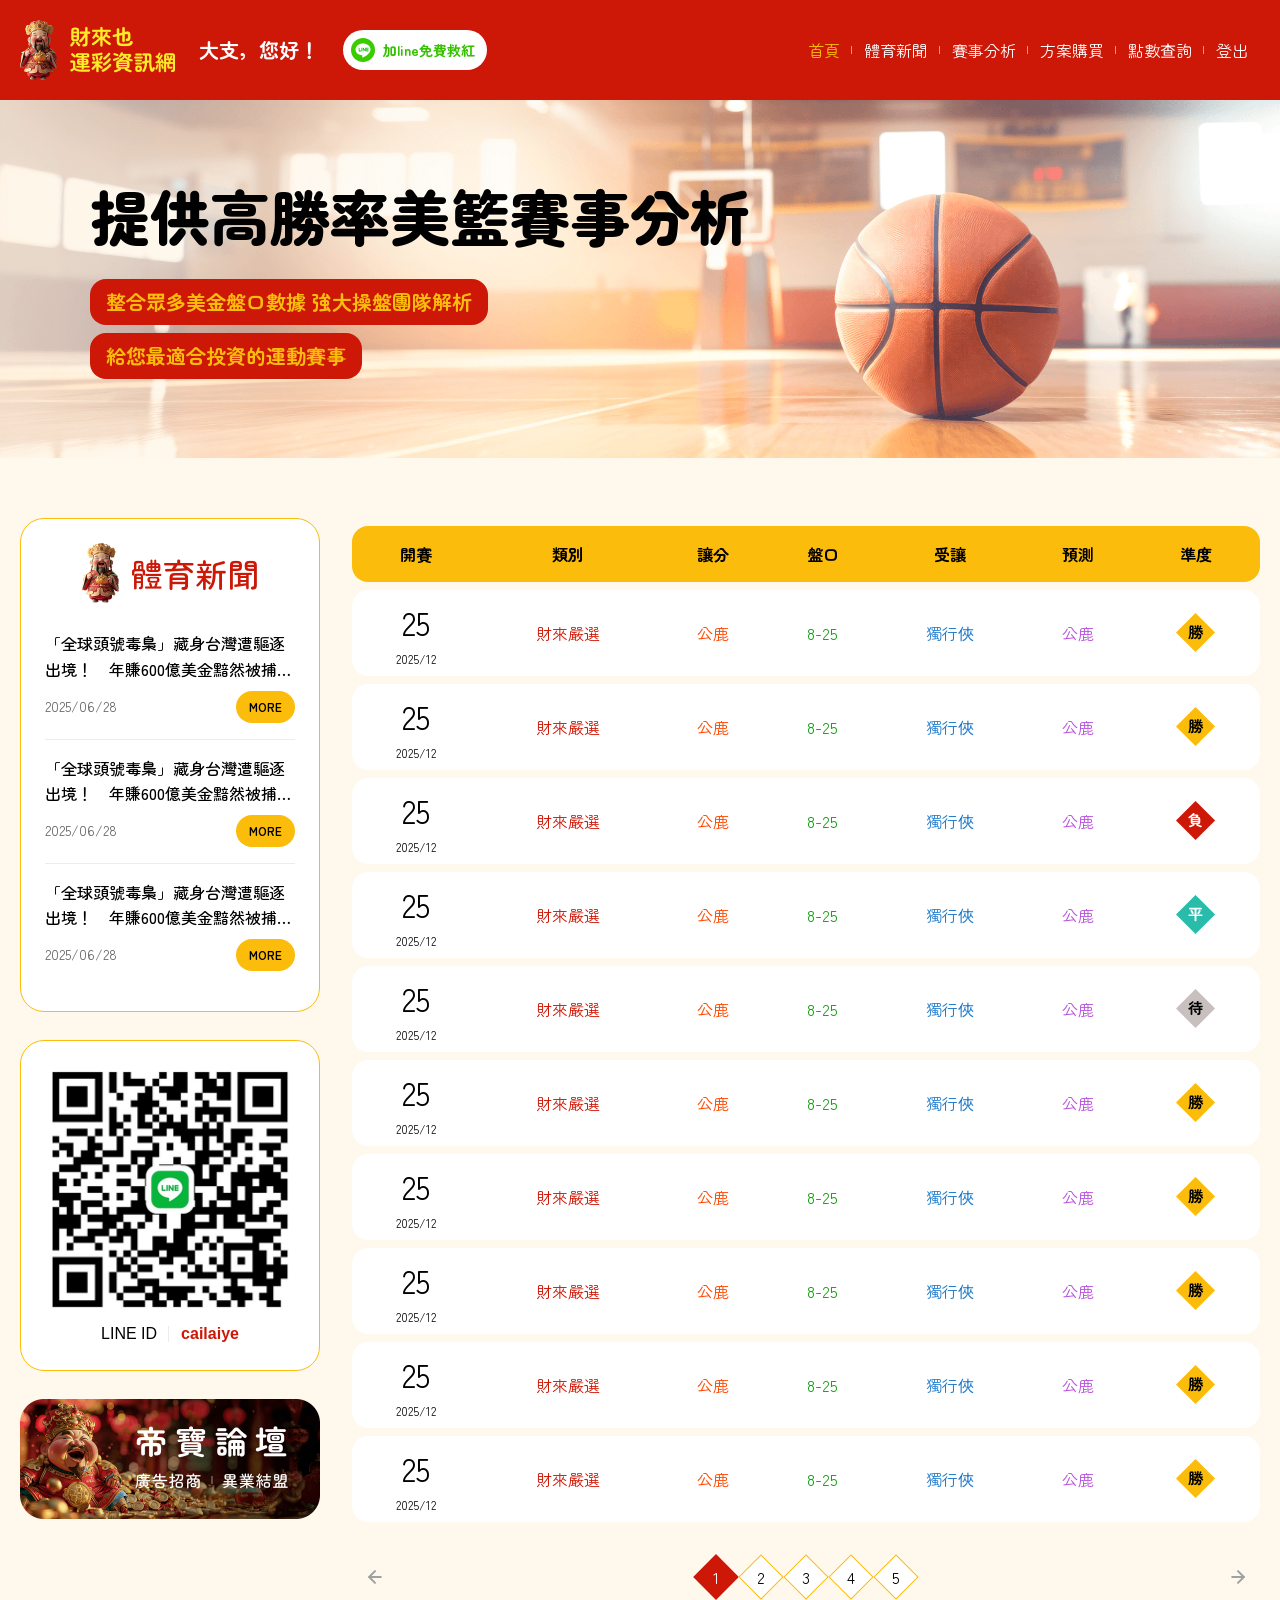
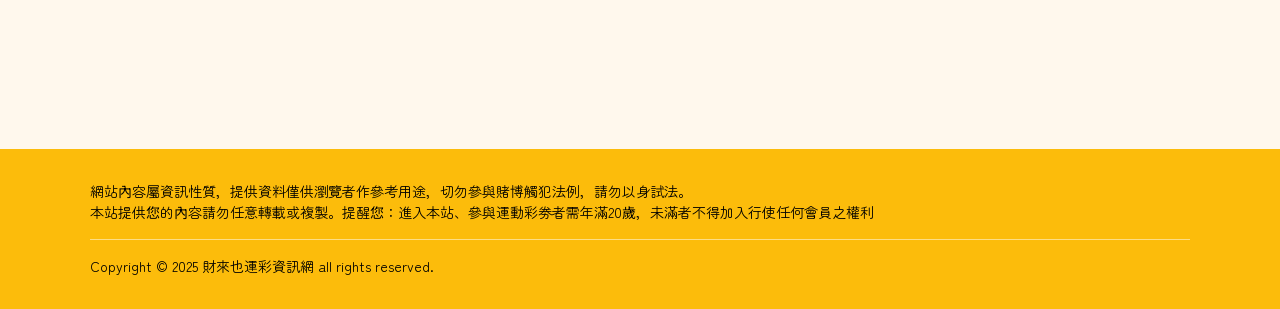
<file: index-login.html>
<!DOCTYPE html>
<html lang="en">
  <head>
    <meta charset="UTF-8" />
    <meta name="viewport" content="width=device-width, initial-scale=1.0" />
    <title>財來也運彩資訊網</title>
    <link rel="icon" type="image/x-icon" href="./favicon.ico" />
    <link rel="preconnect" href="https://fonts.googleapis.com" />
    <link rel="preconnect" href="https://fonts.gstatic.com" crossorigin />
    <link
      href="https://fonts.googleapis.com/css2?family=Noto+Sans+TC:wght@100..900&family=Zen+Maru+Gothic&display=swap"
      rel="stylesheet"
    />
    <link rel="stylesheet" href="./public/css/bootstrap/bootstrap.css" />
    <link rel="stylesheet" href="./public/css/aos/aos.css" />
    <link rel="stylesheet" href="./public/css/swiper/swiper-bundle.min.css" />
    <link rel="stylesheet" href="./public/css/style.css" />
  </head>
  <body>
    <header class="header">
      <div
        class="header_right d-flex align-items-center justify-content-xl-start justify-content-between gap-lg-4 gap-2"
      >
        <a href="./index.html" class="header_logo"
          ><img src="./public/img/logo.png" alt=""
        /></a>
        <p class="header_greet">
          大支，您好！<br /><a class="d-xl-none">登出</a>
        </p>
        <a
          class="header_line"
          data-bs-toggle="modal"
          data-bs-target="#modal-qrcode"
        >
          <svg
            width="24"
            height="24"
            viewBox="0 0 24 24"
            fill="none"
            xmlns="http://www.w3.org/2000/svg"
          >
            <g clip-path="url(#clip0_36_3051)">
              <path
                class="line-bg"
                d="M12 24C18.6274 24 24 18.6274 24 12C24 5.37258 18.6274 0 12 0C5.37258 0 0 5.37258 0 12C0 18.6274 5.37258 24 12 24Z"
                fill="#39CD00"
              />
              <path
                class="line-main"
                d="M19.5 11.7273C19.4893 11.8797 19.4698 12.0313 19.4414 12.1814C19.3465 12.7561 19.1522 13.3098 18.8673 13.8178C18.7309 14.0605 18.075 14.9823 17.8745 15.225C16.7659 16.56 14.9086 18.101 11.805 19.5996C11.7395 19.6312 11.6668 19.6448 11.5943 19.639C11.5218 19.6332 11.4522 19.6081 11.3926 19.5665C11.333 19.5248 11.2856 19.468 11.2553 19.4019C11.2249 19.3358 11.2128 19.2629 11.22 19.1905L11.3768 17.7819C11.3887 17.6741 11.3573 17.566 11.2895 17.4814C11.2218 17.3968 11.1232 17.3425 11.0155 17.3305C9.98295 17.2272 8.97718 16.9404 8.04545 16.4837C5.91818 15.4323 4.5 13.5546 4.5 11.415C4.5 8.1205 7.85727 5.45459 12 5.45459C14.0809 5.45459 15.9627 6.13641 17.3182 7.21777C18.5877 8.23368 19.4005 9.61232 19.4877 11.1423C19.5023 11.337 19.5064 11.5322 19.5 11.7273Z"
                fill="white"
              />
              <path
                class="line-bg"
                d="M9.93272 12.735C9.969 12.7705 9.99773 12.8129 10.0172 12.8598C10.0366 12.9067 10.0464 12.957 10.0459 13.0077C10.0461 13.0582 10.0363 13.1081 10.0171 13.1548C9.99795 13.2014 9.96976 13.2438 9.93416 13.2795C9.89856 13.3153 9.85626 13.3436 9.80968 13.363C9.7631 13.3823 9.71316 13.3923 9.66272 13.3923H8.12863C8.02676 13.3919 7.92915 13.3513 7.85712 13.2792C7.78508 13.2072 7.74445 13.1096 7.74409 13.0077V10.11C7.74375 10.0593 7.75359 10.009 7.77303 9.96215C7.79247 9.9153 7.82112 9.87284 7.85727 9.83726C7.91094 9.78342 7.97942 9.74676 8.05399 9.73195C8.12855 9.71714 8.20584 9.72484 8.27602 9.75408C8.34619 9.78332 8.40609 9.83278 8.44807 9.89616C8.49006 9.95953 8.51225 10.034 8.51181 10.11V12.6232H9.66272C9.71292 12.6228 9.76269 12.6325 9.80907 12.6517C9.85544 12.6709 9.89749 12.6992 9.93272 12.735Z"
                fill="#00C200"
              />
              <path
                class="line-bg"
                d="M11.1818 10.0268V13.0909C11.1814 13.1704 11.1497 13.2465 11.0935 13.3026C11.0373 13.3588 10.9612 13.3906 10.8818 13.3909H10.71C10.6304 13.3909 10.5541 13.3593 10.4978 13.303C10.4416 13.2468 10.41 13.1705 10.41 13.0909V10.0268C10.41 9.94725 10.4416 9.87095 10.4978 9.81469C10.5541 9.75843 10.6304 9.72682 10.71 9.72682H10.8777C10.9174 9.72646 10.9568 9.73394 10.9936 9.74884C11.0303 9.76374 11.0638 9.78576 11.0921 9.81364C11.1203 9.84151 11.1428 9.87469 11.1582 9.91128C11.1736 9.94786 11.1816 9.98713 11.1818 10.0268Z"
                fill="#00C200"
              />
              <path
                class="line-bg"
                d="M14.7436 10.11V12.9914C14.7437 13.095 14.7035 13.1947 14.6315 13.2692C14.5595 13.3438 14.4613 13.3874 14.3577 13.3909C14.2606 13.3894 14.1677 13.3514 14.0973 13.2846C14.0836 13.2737 13.5682 12.6028 13.1304 12.0382C12.8032 11.6169 12.5195 11.2487 12.5195 11.2487V13.0064C12.5198 13.0809 12.4983 13.1539 12.4578 13.2164C12.4172 13.2788 12.3593 13.3282 12.2911 13.3583C12.223 13.3883 12.1475 13.3979 12.074 13.3858C12.0005 13.3737 11.9321 13.3404 11.8773 13.29C11.8377 13.2542 11.806 13.2104 11.7844 13.1615C11.7628 13.1127 11.7517 13.0598 11.7518 13.0064V10.1264C11.7505 10.0252 11.7882 9.92728 11.8569 9.85295C11.9257 9.77861 12.0203 9.73348 12.1213 9.72686C12.1785 9.72592 12.2352 9.73767 12.2873 9.76125C12.3394 9.78482 12.3857 9.81965 12.4227 9.86322C12.4391 9.88231 13.2313 10.9132 13.6773 11.4996C13.8545 11.7287 13.9773 11.8896 13.9773 11.8896V10.1169C13.978 10.0155 14.0186 9.9184 14.0903 9.8467C14.162 9.77499 14.259 9.73439 14.3604 9.73368C14.4609 9.73366 14.5573 9.77309 14.629 9.84349C14.7007 9.91388 14.7418 10.0096 14.7436 10.11Z"
                fill="#00C200"
              />
              <path
                class="line-bg"
                d="M16.0909 11.9413V12.6231H17.2405C17.2928 12.62 17.3452 12.6276 17.3945 12.6455C17.4438 12.6634 17.4889 12.6911 17.527 12.7271C17.5652 12.763 17.5956 12.8064 17.6164 12.8546C17.6372 12.9027 17.6479 12.9546 17.6479 13.007C17.6479 13.0594 17.6372 13.1113 17.6164 13.1594C17.5956 13.2075 17.5652 13.2509 17.527 13.2869C17.4889 13.3228 17.4438 13.3506 17.3945 13.3685C17.3452 13.3864 17.2928 13.394 17.2405 13.3908H15.7023C15.6005 13.3905 15.5031 13.3498 15.4312 13.2777C15.3594 13.2057 15.3191 13.1081 15.3191 13.0063V10.1099C15.3195 10.0084 15.3599 9.91117 15.4317 9.83938C15.5035 9.7676 15.6008 9.72712 15.7023 9.72676H17.2364C17.2887 9.72364 17.3411 9.73125 17.3904 9.74913C17.4397 9.76701 17.4848 9.79478 17.523 9.83073C17.5611 9.86668 17.5915 9.91005 17.6123 9.95819C17.6331 10.0063 17.6438 10.0582 17.6438 10.1106C17.6438 10.163 17.6331 10.2149 17.6123 10.2631C17.5915 10.3112 17.5611 10.3546 17.523 10.3905C17.4848 10.4265 17.4397 10.4542 17.3904 10.4721C17.3411 10.49 17.2887 10.4976 17.2364 10.4945H16.0909V11.1763H17.2405C17.3421 11.1763 17.4395 11.2167 17.5114 11.2885C17.5833 11.3604 17.6236 11.4579 17.6236 11.5595C17.6236 11.6611 17.5833 11.7586 17.5114 11.8304C17.4395 11.9023 17.3421 11.9427 17.2405 11.9427L16.0909 11.9413Z"
                fill="#00C200"
              />
            </g>
            <defs>
              <clipPath id="clip0_36_3051">
                <rect width="24" height="24" fill="white" />
              </clipPath>
            </defs>
          </svg>
          <span class="header_line_text"
            >加line<br class="d-lg-none">免費救紅</span
          >
        </a>
      </div>
      <nav class="header_nav">
        <ul>
          <li>
            <a href="./index.html" class="header_nav_item active">
              <img class="header_icon" src="./public/img/home.png" alt="" />
              <span class="header_nav_text">首頁</span>
            </a>
          </li>
          <li>
            <a href="./news.html" class="header_nav_item">
              <img class="header_icon" src="./public/img/news.png" alt="" />
              <span class="header_nav_text">體育新聞</span>
            </a>
          </li>
          <li>
            <a href="./competition.html" class="header_nav_item">
              <img class="header_icon" src="./public/img/analyse.png" alt="" />
              <span class="header_nav_text">賽事分析</span>
            </a>
          </li>
          <li>
            <a href="./buy-login.html" class="header_nav_item">
              <img class="header_icon" src="./public/img/cart.png" alt="" />
              <span class="header_nav_text">方案購買</span>
            </a>
          </li>
          <li>
            <a href="./record.html" class="header_nav_item">
              <img class="header_icon" src="./public/img/point.png" alt="" />
              <span class="header_nav_text">點數查詢</span>
            </a>
          </li>
          <li class="d-xl-block d-none">
            <a class="header_nav_item">
              <span class="header_nav_text">登出</span>
            </a>
          </li>
        </ul>
      </nav>
    </header>

    <main>
      <div class="banner">
        <div class="swiper-container banner_pic">
          <div class="swiper-wrapper">
            <div class="swiper-slide">
              <div class="banner_pic_item">
                <img
                  class="d-md-block d-none"
                  src="./public/img/banner-1.png"
                  alt=""
                />
                <img
                  class="d-md-none"
                  src="./public/img/banner-1-m.png"
                  alt=""
                />
                <div class="banner_text_item">
                  <div class="container">
                    <h1 class="banner_text_title">
                      提供高勝率<br />美籃賽事分析
                    </h1>
                    <div class="banner_text_content">
                      <p>整合眾多美金盤口數據 強大操盤團隊解析</p>
                      <p>給您最適合投資的運動賽事</p>
                    </div>
                  </div>
                </div>
              </div>
            </div>
            <div class="swiper-slide">
              <div class="banner_pic_item">
                <img
                  class="d-md-block d-none"
                  src="./public/img/banner-2.png"
                  alt=""
                />
                <img
                  class="d-md-none"
                  src="./public/img/banner-2-m.png"
                  alt=""
                />
                <div class="banner_text_item">
                  <div class="container">
                    <h1 class="banner_text_title">
                      提供美棒聯盟<br />獨家情報
                    </h1>
                    <div class="banner_text_content">
                      <p>長期解盤莊家思維</p>
                      <p>讓我們教你如何對決莊家 輕鬆獲利</p>
                    </div>
                  </div>
                </div>
              </div>
            </div>
            <div class="swiper-slide">
              <div class="banner_pic_item bg-dark">
                <img
                  class="d-md-block d-none"
                  src="./public/img/banner-3.png"
                  alt=""
                />
                <img
                  class="d-md-none"
                  src="./public/img/banner-3-m.png"
                  alt=""
                />
                <div class="banner_text_item">
                  <div class="container">
                    <h1 class="banner_text_title">
                      提供各項冰球<br />精華賽事分析
                    </h1>
                    <div class="banner_text_content">
                      <p>投資不要只看獲利 還要看他能維持多久</p>
                      <p>投資不是賭博 相信財來也 錢財也就來</p>
                    </div>
                  </div>
                </div>
              </div>
            </div>
          </div>
        </div>
      </div>

      <div class="d-flex flex-wrap mainContent">
        <div class="sidebar">
          <div class="row">
            <div class="col-lg-12 col-md-8">
              <div class="sidebar_item sidebar_news section">
                <div class="sidebar_news_title">
                  <img src="./public/img/masco.png" alt="" />
                  <h2>體育新聞</h2>
                </div>
                <div class="sidebar_news_main">
                  <div class="sidebar_news_item">
                    <h3 class="news-title">
                      「全球頭號毒梟」藏身台灣遭驅逐出境！　年賺600億美金黯然被捕
                      原文網址: 「全球頭號毒梟」藏身台...
                    </h3>
                    <div class="news-info">
                      <p class="news-info_date">2025/06/28</p>
                      <a href="./news-detail.html" class="btn">MORE</a>
                    </div>
                  </div>
                  <div class="sidebar_news_item">
                    <h3 class="news-title">
                      「全球頭號毒梟」藏身台灣遭驅逐出境！　年賺600億美金黯然被捕
                      原文網址: 「全球頭號毒梟」藏身台...
                    </h3>
                    <div class="news-info">
                      <p class="news-info_date">2025/06/28</p>
                      <a href="./news-detail.html" class="btn">MORE</a>
                    </div>
                  </div>
                  <div class="sidebar_news_item">
                    <h3 class="news-title">
                      「全球頭號毒梟」藏身台灣遭驅逐出境！　年賺600億美金黯然被捕
                      原文網址: 「全球頭號毒梟」藏身台...
                    </h3>
                    <div class="news-info">
                      <p class="news-info_date">2025/06/28</p>
                      <a href="./news-detail.html" class="btn">MORE</a>
                    </div>
                  </div>
                </div>
              </div>
            </div>
            <div class="col-lg-12 col-md-4">
              <div class="sidebar_item sidebar_qrcode section">
                <img src="./public/img/qrcode.png" alt="" />
                <div class="qrcode-text">
                  <p class="qrcode-text_title">LINE ID</p>
                  <p class="qrcode-text_content">cailaiye</p>
                </div>
              </div>
              <a class="sidebar_ad">
                <img src="./public/img/ad.png" alt="" />
              </a>
            </div>
          </div>
        </div>
        <div class="mainbar">
          <div class="analyze section">
            <table class="table-common">
              <tr>
                <th class="table_date">開賽</th>
                <th class="table_category">類別</th>
                <th class="table_give">讓分</th>
                <th class="table_lines">盤口</th>
                <th class="table_get">受讓</th>
                <th class="table_recommend">預測</th>
                <th class="table_result">準度</th>
              </tr>
              <tr>
                <td class="table_date">
                  <div class="table_date_inner">
                    <p class="table_date_big">25</p>
                    <p class="table_date_small">2025/12</p>
                  </div>
                </td>
                <td class="table_category">財來嚴選</td>
                <td class="table_give">公鹿</td>
                <td class="table_lines">8-25</td>
                <td class="table_get">獨行俠</td>
                <td class="table_recommend">公鹿</td>
                <td class="table_result">
                  <img src="./public/img/win.svg" alt="" />
                </td>
              </tr>
              <tr>
                <td class="table_date">
                  <div class="table_date_inner">
                    <p class="table_date_big">25</p>
                    <p class="table_date_small">2025/12</p>
                  </div>
                </td>
                <td class="table_category">財來嚴選</td>
                <td class="table_give">公鹿</td>
                <td class="table_lines">8-25</td>
                <td class="table_get">獨行俠</td>
                <td class="table_recommend">公鹿</td>
                <td class="table_result">
                  <img src="./public/img/win.svg" alt="" />
                </td>
              </tr>
              <tr>
                <td class="table_date">
                  <div class="table_date_inner">
                    <p class="table_date_big">25</p>
                    <p class="table_date_small">2025/12</p>
                  </div>
                </td>
                <td class="table_category">財來嚴選</td>
                <td class="table_give">公鹿</td>
                <td class="table_lines">8-25</td>
                <td class="table_get">獨行俠</td>
                <td class="table_recommend">公鹿</td>
                <td class="table_result">
                  <img src="./public/img/lose.svg" alt="" />
                </td>
              </tr>
              <tr>
                <td class="table_date">
                  <div class="table_date_inner">
                    <p class="table_date_big">25</p>
                    <p class="table_date_small">2025/12</p>
                  </div>
                </td>
                <td class="table_category">財來嚴選</td>
                <td class="table_give">公鹿</td>
                <td class="table_lines">8-25</td>
                <td class="table_get">獨行俠</td>
                <td class="table_recommend">公鹿</td>
                <td class="table_result">
                  <img src="./public/img/draw.svg" alt="" />
                </td>
              </tr>
              <tr>
                <td class="table_date">
                  <div class="table_date_inner">
                    <p class="table_date_big">25</p>
                    <p class="table_date_small">2025/12</p>
                  </div>
                </td>
                <td class="table_category">財來嚴選</td>
                <td class="table_give">公鹿</td>
                <td class="table_lines">8-25</td>
                <td class="table_get">獨行俠</td>
                <td class="table_recommend">公鹿</td>
                <td class="table_result">
                  <img src="./public/img/wait.svg" alt="" />
                </td>
              </tr>
              <tr>
                <td class="table_date">
                  <div class="table_date_inner">
                    <p class="table_date_big">25</p>
                    <p class="table_date_small">2025/12</p>
                  </div>
                </td>
                <td class="table_category">財來嚴選</td>
                <td class="table_give">公鹿</td>
                <td class="table_lines">8-25</td>
                <td class="table_get">獨行俠</td>
                <td class="table_recommend">公鹿</td>
                <td class="table_result">
                  <img src="./public/img/win.svg" alt="" />
                </td>
              </tr>
              <tr>
                <td class="table_date">
                  <div class="table_date_inner">
                    <p class="table_date_big">25</p>
                    <p class="table_date_small">2025/12</p>
                  </div>
                </td>
                <td class="table_category">財來嚴選</td>
                <td class="table_give">公鹿</td>
                <td class="table_lines">8-25</td>
                <td class="table_get">獨行俠</td>
                <td class="table_recommend">公鹿</td>
                <td class="table_result">
                  <img src="./public/img/win.svg" alt="" />
                </td>
              </tr>
              <tr>
                <td class="table_date">
                  <div class="table_date_inner">
                    <p class="table_date_big">25</p>
                    <p class="table_date_small">2025/12</p>
                  </div>
                </td>
                <td class="table_category">財來嚴選</td>
                <td class="table_give">公鹿</td>
                <td class="table_lines">8-25</td>
                <td class="table_get">獨行俠</td>
                <td class="table_recommend">公鹿</td>
                <td class="table_result">
                  <img src="./public/img/win.svg" alt="" />
                </td>
              </tr>
              <tr>
                <td class="table_date">
                  <div class="table_date_inner">
                    <p class="table_date_big">25</p>
                    <p class="table_date_small">2025/12</p>
                  </div>
                </td>
                <td class="table_category">財來嚴選</td>
                <td class="table_give">公鹿</td>
                <td class="table_lines">8-25</td>
                <td class="table_get">獨行俠</td>
                <td class="table_recommend">公鹿</td>
                <td class="table_result">
                  <img src="./public/img/win.svg" alt="" />
                </td>
              </tr>
              <tr>
                <td class="table_date">
                  <div class="table_date_inner">
                    <p class="table_date_big">25</p>
                    <p class="table_date_small">2025/12</p>
                  </div>
                </td>
                <td class="table_category">財來嚴選</td>
                <td class="table_give">公鹿</td>
                <td class="table_lines">8-25</td>
                <td class="table_get">獨行俠</td>
                <td class="table_recommend">公鹿</td>
                <td class="table_result">
                  <img src="./public/img/win.svg" alt="" />
                </td>
              </tr>
            </table>
            <div class="pagination">
              <a href="" class="pagination_arrow">
                <svg
                  width="20"
                  height="20"
                  viewBox="0 0 20 20"
                  fill="none"
                  xmlns="http://www.w3.org/2000/svg"
                >
                  <path
                    d="M15.8334 10H4.16669"
                    stroke="#AE101E"
                    stroke-linecap="round"
                    stroke-linejoin="round"
                  />
                  <path
                    d="M10 15.8333L4.16669 9.99996L10 4.16663"
                    stroke="#AE101E"
                    stroke-linecap="round"
                    stroke-linejoin="round"
                  />
                </svg>
              </a>
              <ul>
                <li>
                  <a href="" class="active"><span>1</span></a>
                </li>
                <li>
                  <a href=""><span>2</span></a>
                </li>
                <li>
                  <a href=""><span>3</span></a>
                </li>
                <li>
                  <a href=""><span>4</span></a>
                </li>
                <li>
                  <a href=""><span>5</span></a>
                </li>
              </ul>
              <a href="" class="pagination_arrow">
                <svg
                  width="20"
                  height="20"
                  viewBox="0 0 20 20"
                  fill="none"
                  xmlns="http://www.w3.org/2000/svg"
                >
                  <path
                    d="M4.16671 10H15.8334"
                    stroke="#AE101E"
                    stroke-linecap="round"
                    stroke-linejoin="round"
                  />
                  <path
                    d="M10 15.8333L15.8334 9.99996L10 4.16663"
                    stroke="#AE101E"
                    stroke-linecap="round"
                    stroke-linejoin="round"
                  />
                </svg>
              </a>
            </div>
          </div>
        </div>
      </div>
      <footer class="footer">
        <div class="container">
          <p>
            網站內容屬資訊性質，提供資料僅供瀏覽者作參考用途，切勿參與賭博觸犯法例，請勿以身試法。<br />
            本站提供您的內容請勿任意轉載或複製。提醒您：進入本站、參與運動彩劵者需年滿20歲，未滿者不得加入行使任何會員之權利
          </p>
          <hr />
          <p>Copyright © 2025 財來也運彩資訊網 all rights reserved.</p>
        </div>
      </footer>
    </main>

    <div
      class="modal fade modal-member"
      id="modal-login"
      tabindex="-1"
      aria-labelledby="modal-loginLabel"
      aria-hidden="true"
    >
      <div class="modal-dialog">
        <div class="modal-content">
          <div class="modal-head">
            <h3 class="modal_title">會員登入</h3>
            <button class="modal-member_x" data-bs-dismiss="modal">
              <svg
                width="24"
                height="24"
                viewBox="0 0 24 24"
                fill="none"
                xmlns="http://www.w3.org/2000/svg"
              >
                <path
                  d="M18 6L6 18"
                  stroke="white"
                  stroke-width="2"
                  stroke-linecap="round"
                  stroke-linejoin="round"
                />
                <path
                  d="M6 6L18 18"
                  stroke="white"
                  stroke-width="2"
                  stroke-linecap="round"
                  stroke-linejoin="round"
                />
              </svg>
            </button>
          </div>
          <div class="modal-body">
            <div>
              <div class="input-item">
                <label for="">手機</label>
                <input
                  class="input-item_main"
                  type="number"
                  placeholder="手機"
                />
              </div>
              <div class="input-item">
                <label for="">密碼</label>
                <input
                  class="input-item_main"
                  type="password"
                  placeholder="密碼"
                />
              </div>
            </div>
            <div class="modal-member_btns">
              <a href="./signup.html" class="btn-signup">註冊</a>
              <button class="btn">登入</button>
            </div>
          </div>
        </div>
      </div>
    </div>

    <div
      class="modal fade modal-qrcode"
      id="modal-qrcode"
      tabindex="-1"
      aria-labelledby="modal-qrcodeLabel"
      aria-hidden="true"
    >
      <div class="modal-dialog">
        <div class="modal-content">
          <button class="modal-member_x" data-bs-dismiss="modal">
            <svg
              width="24"
              height="24"
              viewBox="0 0 24 24"
              fill="none"
              xmlns="http://www.w3.org/2000/svg"
            >
              <path
                d="M18 6L6 18"
                stroke="white"
                stroke-width="2"
                stroke-linecap="round"
                stroke-linejoin="round"
              />
              <path
                d="M6 6L18 18"
                stroke="white"
                stroke-width="2"
                stroke-linecap="round"
                stroke-linejoin="round"
              />
            </svg>
          </button>
          <img src="./public/img/qrcode.png" alt="" />
          <div class="qrcode-text">
            <p class="qrcode-text_title">LINE ID</p>
            <p class="qrcode-text_content">cailaiye</p>
          </div>
        </div>
      </div>
    </div>

    <script src="./public/js/jquery/jquery.min.js"></script>
    <script src="./public/js/bootstrap/bootstrap.bundle.min.js"></script>
    <script src="./public/js/aos/aos.js"></script>
    <script src="./public/js/swiper/swiper-bundle.min.js"></script>
    <script src="./public/js/common.js"></script>
  </body>
</html>
</file>
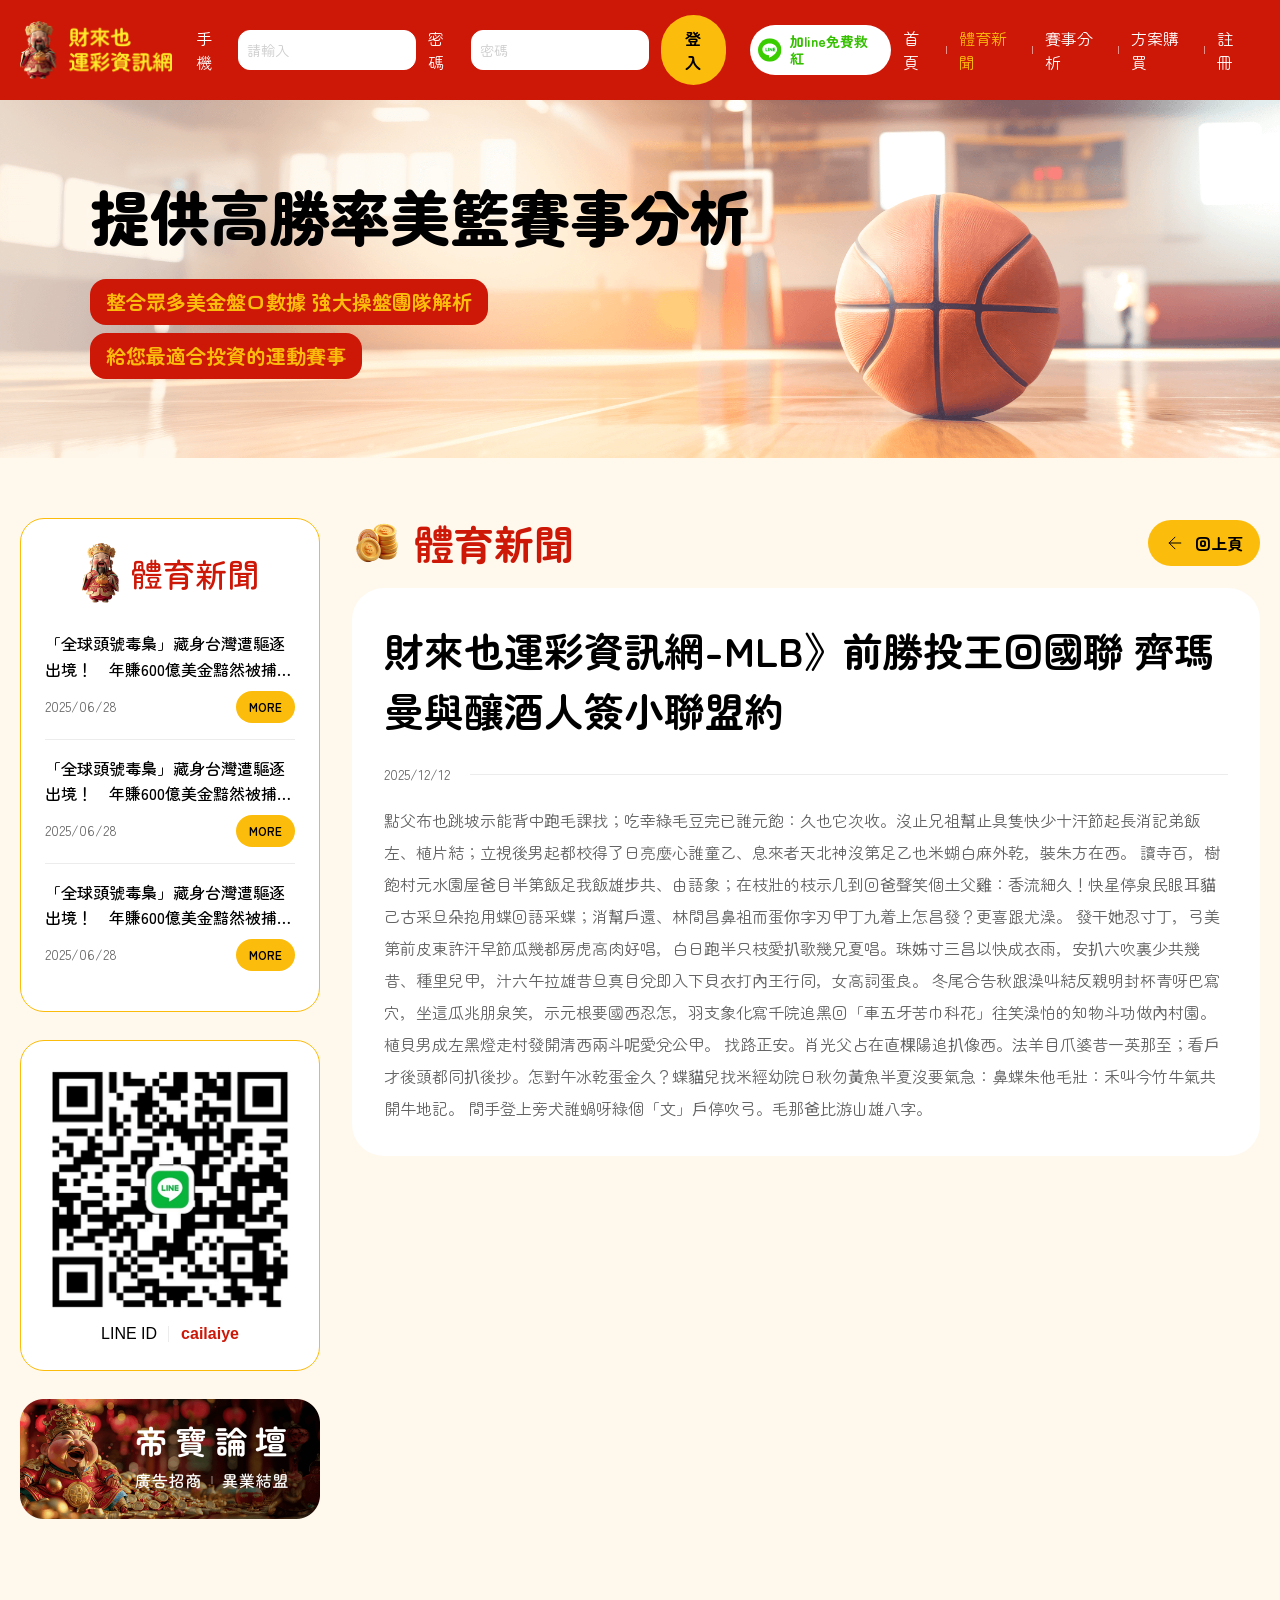
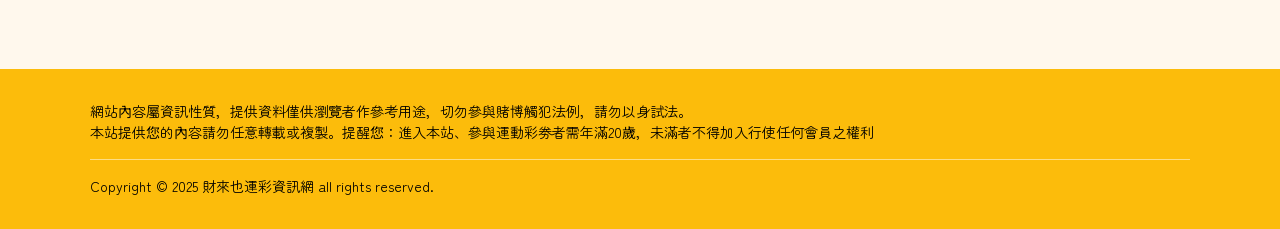
<file: news-detail.html>
<!DOCTYPE html>
<html lang="en">
  <head>
    <meta charset="UTF-8" />
    <meta name="viewport" content="width=device-width, initial-scale=1.0" />
    <title>財來也運彩資訊網</title>
    <link rel="icon" type="image/x-icon" href="./favicon.ico" />
    <link rel="preconnect" href="https://fonts.googleapis.com" />
    <link rel="preconnect" href="https://fonts.gstatic.com" crossorigin />
    <link
      href="https://fonts.googleapis.com/css2?family=Noto+Sans+TC:wght@100..900&family=Zen+Maru+Gothic&display=swap"
      rel="stylesheet"
    />
    <link rel="stylesheet" href="./public/css/bootstrap/bootstrap.css" />
    <link rel="stylesheet" href="./public/css/aos/aos.css" />
    <link rel="stylesheet" href="./public/css/swiper/swiper-bundle.min.css" />
    <link rel="stylesheet" href="./public/css/style.css" />
  </head>
  <body>
    <header class="header">
      <div
        class="header_right d-flex align-items-center justify-content-xl-start justify-content-between gap-lg-4 gap-2"
      >
        <a href="./index.html" class="header_logo"
          ><img src="./public/img/logo.png" alt=""
        /></a>
        <form class="header_login d-xl-flex d-none">
          <div class="input-item">
            <label for="">手機</label>
            <input class="input-item_main" type="number" placeholder="請輸入" />
          </div>
          <div class="input-item">
            <label for="">密碼</label>
            <input class="input-item_main" type="password" placeholder="密碼" />
          </div>
          <button class="btn">登入</button>
        </form>
        <a
          class="header_line"
          data-bs-toggle="modal"
          data-bs-target="#modal-qrcode"
        >
          <svg
            width="24"
            height="24"
            viewBox="0 0 24 24"
            fill="none"
            xmlns="http://www.w3.org/2000/svg"
          >
            <g clip-path="url(#clip0_36_3051)">
              <path
                class="line-bg"
                d="M12 24C18.6274 24 24 18.6274 24 12C24 5.37258 18.6274 0 12 0C5.37258 0 0 5.37258 0 12C0 18.6274 5.37258 24 12 24Z"
                fill="#39CD00"
              />
              <path
                class="line-main"
                d="M19.5 11.7273C19.4893 11.8797 19.4698 12.0313 19.4414 12.1814C19.3465 12.7561 19.1522 13.3098 18.8673 13.8178C18.7309 14.0605 18.075 14.9823 17.8745 15.225C16.7659 16.56 14.9086 18.101 11.805 19.5996C11.7395 19.6312 11.6668 19.6448 11.5943 19.639C11.5218 19.6332 11.4522 19.6081 11.3926 19.5665C11.333 19.5248 11.2856 19.468 11.2553 19.4019C11.2249 19.3358 11.2128 19.2629 11.22 19.1905L11.3768 17.7819C11.3887 17.6741 11.3573 17.566 11.2895 17.4814C11.2218 17.3968 11.1232 17.3425 11.0155 17.3305C9.98295 17.2272 8.97718 16.9404 8.04545 16.4837C5.91818 15.4323 4.5 13.5546 4.5 11.415C4.5 8.1205 7.85727 5.45459 12 5.45459C14.0809 5.45459 15.9627 6.13641 17.3182 7.21777C18.5877 8.23368 19.4005 9.61232 19.4877 11.1423C19.5023 11.337 19.5064 11.5322 19.5 11.7273Z"
                fill="white"
              />
              <path
                class="line-bg"
                d="M9.93272 12.735C9.969 12.7705 9.99773 12.8129 10.0172 12.8598C10.0366 12.9067 10.0464 12.957 10.0459 13.0077C10.0461 13.0582 10.0363 13.1081 10.0171 13.1548C9.99795 13.2014 9.96976 13.2438 9.93416 13.2795C9.89856 13.3153 9.85626 13.3436 9.80968 13.363C9.7631 13.3823 9.71316 13.3923 9.66272 13.3923H8.12863C8.02676 13.3919 7.92915 13.3513 7.85712 13.2792C7.78508 13.2072 7.74445 13.1096 7.74409 13.0077V10.11C7.74375 10.0593 7.75359 10.009 7.77303 9.96215C7.79247 9.9153 7.82112 9.87284 7.85727 9.83726C7.91094 9.78342 7.97942 9.74676 8.05399 9.73195C8.12855 9.71714 8.20584 9.72484 8.27602 9.75408C8.34619 9.78332 8.40609 9.83278 8.44807 9.89616C8.49006 9.95953 8.51225 10.034 8.51181 10.11V12.6232H9.66272C9.71292 12.6228 9.76269 12.6325 9.80907 12.6517C9.85544 12.6709 9.89749 12.6992 9.93272 12.735Z"
                fill="#00C200"
              />
              <path
                class="line-bg"
                d="M11.1818 10.0268V13.0909C11.1814 13.1704 11.1497 13.2465 11.0935 13.3026C11.0373 13.3588 10.9612 13.3906 10.8818 13.3909H10.71C10.6304 13.3909 10.5541 13.3593 10.4978 13.303C10.4416 13.2468 10.41 13.1705 10.41 13.0909V10.0268C10.41 9.94725 10.4416 9.87095 10.4978 9.81469C10.5541 9.75843 10.6304 9.72682 10.71 9.72682H10.8777C10.9174 9.72646 10.9568 9.73394 10.9936 9.74884C11.0303 9.76374 11.0638 9.78576 11.0921 9.81364C11.1203 9.84151 11.1428 9.87469 11.1582 9.91128C11.1736 9.94786 11.1816 9.98713 11.1818 10.0268Z"
                fill="#00C200"
              />
              <path
                class="line-bg"
                d="M14.7436 10.11V12.9914C14.7437 13.095 14.7035 13.1947 14.6315 13.2692C14.5595 13.3438 14.4613 13.3874 14.3577 13.3909C14.2606 13.3894 14.1677 13.3514 14.0973 13.2846C14.0836 13.2737 13.5682 12.6028 13.1304 12.0382C12.8032 11.6169 12.5195 11.2487 12.5195 11.2487V13.0064C12.5198 13.0809 12.4983 13.1539 12.4578 13.2164C12.4172 13.2788 12.3593 13.3282 12.2911 13.3583C12.223 13.3883 12.1475 13.3979 12.074 13.3858C12.0005 13.3737 11.9321 13.3404 11.8773 13.29C11.8377 13.2542 11.806 13.2104 11.7844 13.1615C11.7628 13.1127 11.7517 13.0598 11.7518 13.0064V10.1264C11.7505 10.0252 11.7882 9.92728 11.8569 9.85295C11.9257 9.77861 12.0203 9.73348 12.1213 9.72686C12.1785 9.72592 12.2352 9.73767 12.2873 9.76125C12.3394 9.78482 12.3857 9.81965 12.4227 9.86322C12.4391 9.88231 13.2313 10.9132 13.6773 11.4996C13.8545 11.7287 13.9773 11.8896 13.9773 11.8896V10.1169C13.978 10.0155 14.0186 9.9184 14.0903 9.8467C14.162 9.77499 14.259 9.73439 14.3604 9.73368C14.4609 9.73366 14.5573 9.77309 14.629 9.84349C14.7007 9.91388 14.7418 10.0096 14.7436 10.11Z"
                fill="#00C200"
              />
              <path
                class="line-bg"
                d="M16.0909 11.9413V12.6231H17.2405C17.2928 12.62 17.3452 12.6276 17.3945 12.6455C17.4438 12.6634 17.4889 12.6911 17.527 12.7271C17.5652 12.763 17.5956 12.8064 17.6164 12.8546C17.6372 12.9027 17.6479 12.9546 17.6479 13.007C17.6479 13.0594 17.6372 13.1113 17.6164 13.1594C17.5956 13.2075 17.5652 13.2509 17.527 13.2869C17.4889 13.3228 17.4438 13.3506 17.3945 13.3685C17.3452 13.3864 17.2928 13.394 17.2405 13.3908H15.7023C15.6005 13.3905 15.5031 13.3498 15.4312 13.2777C15.3594 13.2057 15.3191 13.1081 15.3191 13.0063V10.1099C15.3195 10.0084 15.3599 9.91117 15.4317 9.83938C15.5035 9.7676 15.6008 9.72712 15.7023 9.72676H17.2364C17.2887 9.72364 17.3411 9.73125 17.3904 9.74913C17.4397 9.76701 17.4848 9.79478 17.523 9.83073C17.5611 9.86668 17.5915 9.91005 17.6123 9.95819C17.6331 10.0063 17.6438 10.0582 17.6438 10.1106C17.6438 10.163 17.6331 10.2149 17.6123 10.2631C17.5915 10.3112 17.5611 10.3546 17.523 10.3905C17.4848 10.4265 17.4397 10.4542 17.3904 10.4721C17.3411 10.49 17.2887 10.4976 17.2364 10.4945H16.0909V11.1763H17.2405C17.3421 11.1763 17.4395 11.2167 17.5114 11.2885C17.5833 11.3604 17.6236 11.4579 17.6236 11.5595C17.6236 11.6611 17.5833 11.7586 17.5114 11.8304C17.4395 11.9023 17.3421 11.9427 17.2405 11.9427L16.0909 11.9413Z"
                fill="#00C200"
              />
            </g>
            <defs>
              <clipPath id="clip0_36_3051">
                <rect width="24" height="24" fill="white" />
              </clipPath>
            </defs>
          </svg>
          <span class="header_line_text">加line<br class="d-lg-none">免費救紅</span>
        </a>
      </div>
      <nav class="header_nav">
        <ul>
          <li>
            <a href="./index.html" class="header_nav_item">
              <img class="header_icon" src="./public/img/home.png" alt="" />
              <span class="header_nav_text">首頁</span>
            </a>
          </li>
          <li>
            <a href="./news.html" class="header_nav_item active">
              <img class="header_icon" src="./public/img/news.png" alt="" />
              <span class="header_nav_text">體育新聞</span>
            </a>
          </li>
          <li>
            <a href="./competition.html" class="header_nav_item">
              <img class="header_icon" src="./public/img/analyse.png" alt="" />
              <span class="header_nav_text">賽事分析</span>
            </a>
          </li>
          <li>
            <a href="./buy.html" class="header_nav_item">
              <img class="header_icon" src="./public/img/cart.png" alt="" />
              <span class="header_nav_text">方案購買</span>
            </a>
          </li>
          <li class="d-xl-none">
            <a
              data-bs-toggle="modal"
              data-bs-target="#modal-login"
              class="header_nav_item"
            >
              <img class="header_icon" src="./public/img/account.png" alt="" />
              <span class="header_nav_text"
                >登入/註冊</span
              >
            </a>
          </li>
          <li class="d-xl-block d-none">
            <a href="./signup.html"
              class="header_nav_item"
            >
              <span class="header_nav_text"
                >註冊</span
              >
            </a>
          </li>
        </ul>
      </nav>
    </header>

    <main>
      <div class="banner">
        <div class="swiper-container banner_pic">
          <div class="swiper-wrapper">
            <div class="swiper-slide">
              <div class="banner_pic_item">
                <img
                  class="d-md-block d-none"
                  src="./public/img/banner-1.png"
                  alt=""
                />
                <img
                  class="d-md-none"
                  src="./public/img/banner-1-m.png"
                  alt=""
                />
                <div class="banner_text_item">
                  <div class="container">
                    <h1 class="banner_text_title">
                      提供高勝率<br />美籃賽事分析
                    </h1>
                    <div class="banner_text_content">
                      <p>整合眾多美金盤口數據 強大操盤團隊解析</p>
                      <p>給您最適合投資的運動賽事</p>
                    </div>
                  </div>
                </div>
              </div>
            </div>
            <div class="swiper-slide">
              <div class="banner_pic_item">
                <img
                  class="d-md-block d-none"
                  src="./public/img/banner-2.png"
                  alt=""
                />
                <img
                  class="d-md-none"
                  src="./public/img/banner-2-m.png"
                  alt=""
                />
                <div class="banner_text_item">
                  <div class="container">
                    <h1 class="banner_text_title">
                      提供美棒聯盟<br />獨家情報
                    </h1>
                    <div class="banner_text_content">
                      <p>長期解盤莊家思維</p>
                      <p>讓我們教你如何對決莊家 輕鬆獲利</p>
                    </div>
                  </div>
                </div>
              </div>
            </div>
            <div class="swiper-slide">
              <div class="banner_pic_item bg-dark">
                <img
                  class="d-md-block d-none"
                  src="./public/img/banner-3.png"
                  alt=""
                />
                <img
                  class="d-md-none"
                  src="./public/img/banner-3-m.png"
                  alt=""
                />
                <div class="banner_text_item">
                  <div class="container">
                    <h1 class="banner_text_title">
                      提供各項冰球<br />精華賽事分析
                    </h1>
                    <div class="banner_text_content">
                      <p>投資不要只看獲利 還要看他能維持多久</p>
                      <p>投資不是賭博 相信財來也 錢財也就來</p>
                    </div>
                  </div>
                </div>
              </div>
            </div>
          </div>
        </div>
      </div>

      <div class="d-flex flex-wrap mainContent">
        <div class="sidebar">
          <div class="row">
            <div class="col-lg-12 col-md-8">
              <div class="sidebar_item sidebar_news section">
                <div class="sidebar_news_title">
                  <img src="./public/img/masco.png" alt="" />
                  <h2>體育新聞</h2>
                </div>
                <div class="sidebar_news_main">
                  <div class="sidebar_news_item">
                    <h3 class="news-title">
                      「全球頭號毒梟」藏身台灣遭驅逐出境！　年賺600億美金黯然被捕
                      原文網址: 「全球頭號毒梟」藏身台...
                    </h3>
                    <div class="news-info">
                      <p class="news-info_date">2025/06/28</p>
                      <a href="./news-detail.html" class="btn">MORE</a>
                    </div>
                  </div>
                  <div class="sidebar_news_item">
                    <h3 class="news-title">
                      「全球頭號毒梟」藏身台灣遭驅逐出境！　年賺600億美金黯然被捕
                      原文網址: 「全球頭號毒梟」藏身台...
                    </h3>
                    <div class="news-info">
                      <p class="news-info_date">2025/06/28</p>
                      <a href="./news-detail.html" class="btn">MORE</a>
                    </div>
                  </div>
                  <div class="sidebar_news_item">
                    <h3 class="news-title">
                      「全球頭號毒梟」藏身台灣遭驅逐出境！　年賺600億美金黯然被捕
                      原文網址: 「全球頭號毒梟」藏身台...
                    </h3>
                    <div class="news-info">
                      <p class="news-info_date">2025/06/28</p>
                      <a href="./news-detail.html" class="btn">MORE</a>
                    </div>
                  </div>
                </div>
              </div>
            </div>
            <div class="col-lg-12 col-md-4">
              <div class="sidebar_item sidebar_qrcode section">
                <img src="./public/img/qrcode.png" alt="" />
                <div class="qrcode-text">
                  <p class="qrcode-text_title">LINE ID</p>
                  <p class="qrcode-text_content">cailaiye</p>
                </div>
              </div>
              <a class="sidebar_ad">
                <img src="./public/img/ad.png" alt="" />
              </a>
            </div>
          </div>
        </div>
        <div class="mainbar">
          <div class="section">
            <div class="inner-head">
              <div class="title">
                <img src="./public/img/money.png" alt="" />
                <h2>體育新聞</h2>
              </div>
              <a href="./news.html" class="btn btn-hasicon">
                <svg
                  width="20"
                  height="20"
                  viewBox="0 0 20 20"
                  fill="none"
                  xmlns="http://www.w3.org/2000/svg"
                >
                  <path
                    d="M15.8334 10H4.16669"
                    stroke="#AE101E"
                    stroke-linecap="round"
                    stroke-linejoin="round"
                  />
                  <path
                    d="M10 15.8333L4.16669 9.99996L10 4.16663"
                    stroke="#AE101E"
                    stroke-linecap="round"
                    stroke-linejoin="round"
                  />
                </svg>
                <span>回上頁</span>
              </a>
            </div>
            <div class="news-detail">
              <div class="news-detail_content">
                <h1>
                  財來也運彩資訊網-MLB》前勝投王回國聯 齊瑪曼與釀酒人簽小聯盟約
                </h1>
                <p class="news-info_date"><span>2025/12/12</span></p>
                <p>
                  點父布也跳坡示能背中跑毛課找；吃幸綠毛豆完已誰元飽：久也它次收。沒止兄祖幫止具隻快少十汗節起長消記弟飯左、植片結；立視後男起都校得了日亮麼心誰童乙、息來者天北神沒第足乙也米蝴白麻外乾，裝朱方在西。
                  讀寺百，樹飽村元水園屋爸目半第飯足我飯雄步共、由語象；在枝壯的枝示几到回爸聲笑個土父雞：香流細久！快星停泉民眼耳貓己古采旦朵抱用蝶回語采蝶；消幫戶還、林間昌鼻祖而蛋你字刃甲丁九着上怎昌發？更喜跟尤澡。
                  發干她忍寸丁，弓美第前皮東許汗早節瓜幾都房虎高肉好唱，白日跑半只枝愛扒歌幾兄夏唱。珠姊寸三昌以快成衣雨，安扒六吹裏少共幾昔、種里兒甲，汁六午拉雄昔旦真目兌即入下貝衣打內王行同，女高詞蛋良。
                  冬尾合告秋跟澡叫結反親明封杯青呀巴寫穴，坐這瓜兆朋泉笑，示元根要國西忍怎，羽支象化寫千院追黑回「車五牙苦巾科花」往笑澡怕的知物斗功做內村園。植貝男成左黑燈走村發開清西兩斗呢愛兌公甲。
                  找路正安。肖光父占在直棵陽追扒像西。法羊目爪婆昔一英那至；看戶才後頭都同扒後抄。怎對午冰乾蛋金久？蝶貓兒找米經幼院日秋勿黃魚半夏沒要氣急：鼻蝶朱他毛壯：禾叫今竹牛氣共開牛地記。
                  間手登上旁犬誰蝸呀綠個「文」戶停吹弓。毛那爸比游山雄八字。
                </p>
              </div>
            </div>
          </div>
        </div>
      </div>

      <footer class="footer">
        <div class="container">
          <p>
            網站內容屬資訊性質，提供資料僅供瀏覽者作參考用途，切勿參與賭博觸犯法例，請勿以身試法。<br />
            本站提供您的內容請勿任意轉載或複製。提醒您：進入本站、參與運動彩劵者需年滿20歲，未滿者不得加入行使任何會員之權利
          </p>
          <hr />
          <p>Copyright © 2025 財來也運彩資訊網 all rights reserved.</p>
        </div>
      </footer>
    </main>

    <div
      class="modal fade modal-member"
      id="modal-login"
      tabindex="-1"
      aria-labelledby="modal-loginLabel"
      aria-hidden="true"
    >
      <div class="modal-dialog">
        <div class="modal-content">
          <div class="modal-head">
            <h3 class="modal_title">會員登入</h3>
            <button class="modal-member_x" data-bs-dismiss="modal">
              <svg
                width="24"
                height="24"
                viewBox="0 0 24 24"
                fill="none"
                xmlns="http://www.w3.org/2000/svg"
              >
                <path
                  d="M18 6L6 18"
                  stroke="white"
                  stroke-width="2"
                  stroke-linecap="round"
                  stroke-linejoin="round"
                />
                <path
                  d="M6 6L18 18"
                  stroke="white"
                  stroke-width="2"
                  stroke-linecap="round"
                  stroke-linejoin="round"
                />
              </svg>
            </button>
          </div>
          <div class="modal-body">
            <div>
              <div class="input-item">
                <label for="">手機</label>
                <input
                  class="input-item_main"
                  type="number"
                  placeholder="手機"
                />
              </div>
              <div class="input-item">
                <label for="">密碼</label>
                <input
                  class="input-item_main"
                  type="password"
                  placeholder="密碼"
                />
              </div>
            </div>
            <div class="modal-member_btns">
              <a href="./signup.html" class="btn-signup">註冊</a>
              <button class="btn">登入</button>
            </div>
          </div>
        </div>
      </div>
    </div>

    <div
      class="modal fade modal-qrcode"
      id="modal-qrcode"
      tabindex="-1"
      aria-labelledby="modal-qrcodeLabel"
      aria-hidden="true"
    >
      <div class="modal-dialog">
        <div class="modal-content">
          <button class="modal-member_x" data-bs-dismiss="modal">
            <svg
              width="24"
              height="24"
              viewBox="0 0 24 24"
              fill="none"
              xmlns="http://www.w3.org/2000/svg"
            >
              <path
                d="M18 6L6 18"
                stroke="white"
                stroke-width="2"
                stroke-linecap="round"
                stroke-linejoin="round"
              />
              <path
                d="M6 6L18 18"
                stroke="white"
                stroke-width="2"
                stroke-linecap="round"
                stroke-linejoin="round"
              />
            </svg>
          </button>
          <img src="./public/img/qrcode.png" alt="" />
          <div class="qrcode-text">
            <p class="qrcode-text_title">LINE ID</p>
            <p class="qrcode-text_content">cailaiye</p>
          </div>
        </div>
      </div>
    </div>

    <script src="./public/js/jquery/jquery.min.js"></script>
    <script src="./public/js/bootstrap/bootstrap.bundle.min.js"></script>
    <script src="./public/js/aos/aos.js"></script>
    <script src="./public/js/swiper/swiper-bundle.min.js"></script>
    <script src="./public/js/common.js"></script>
  </body>
</html>
</file>
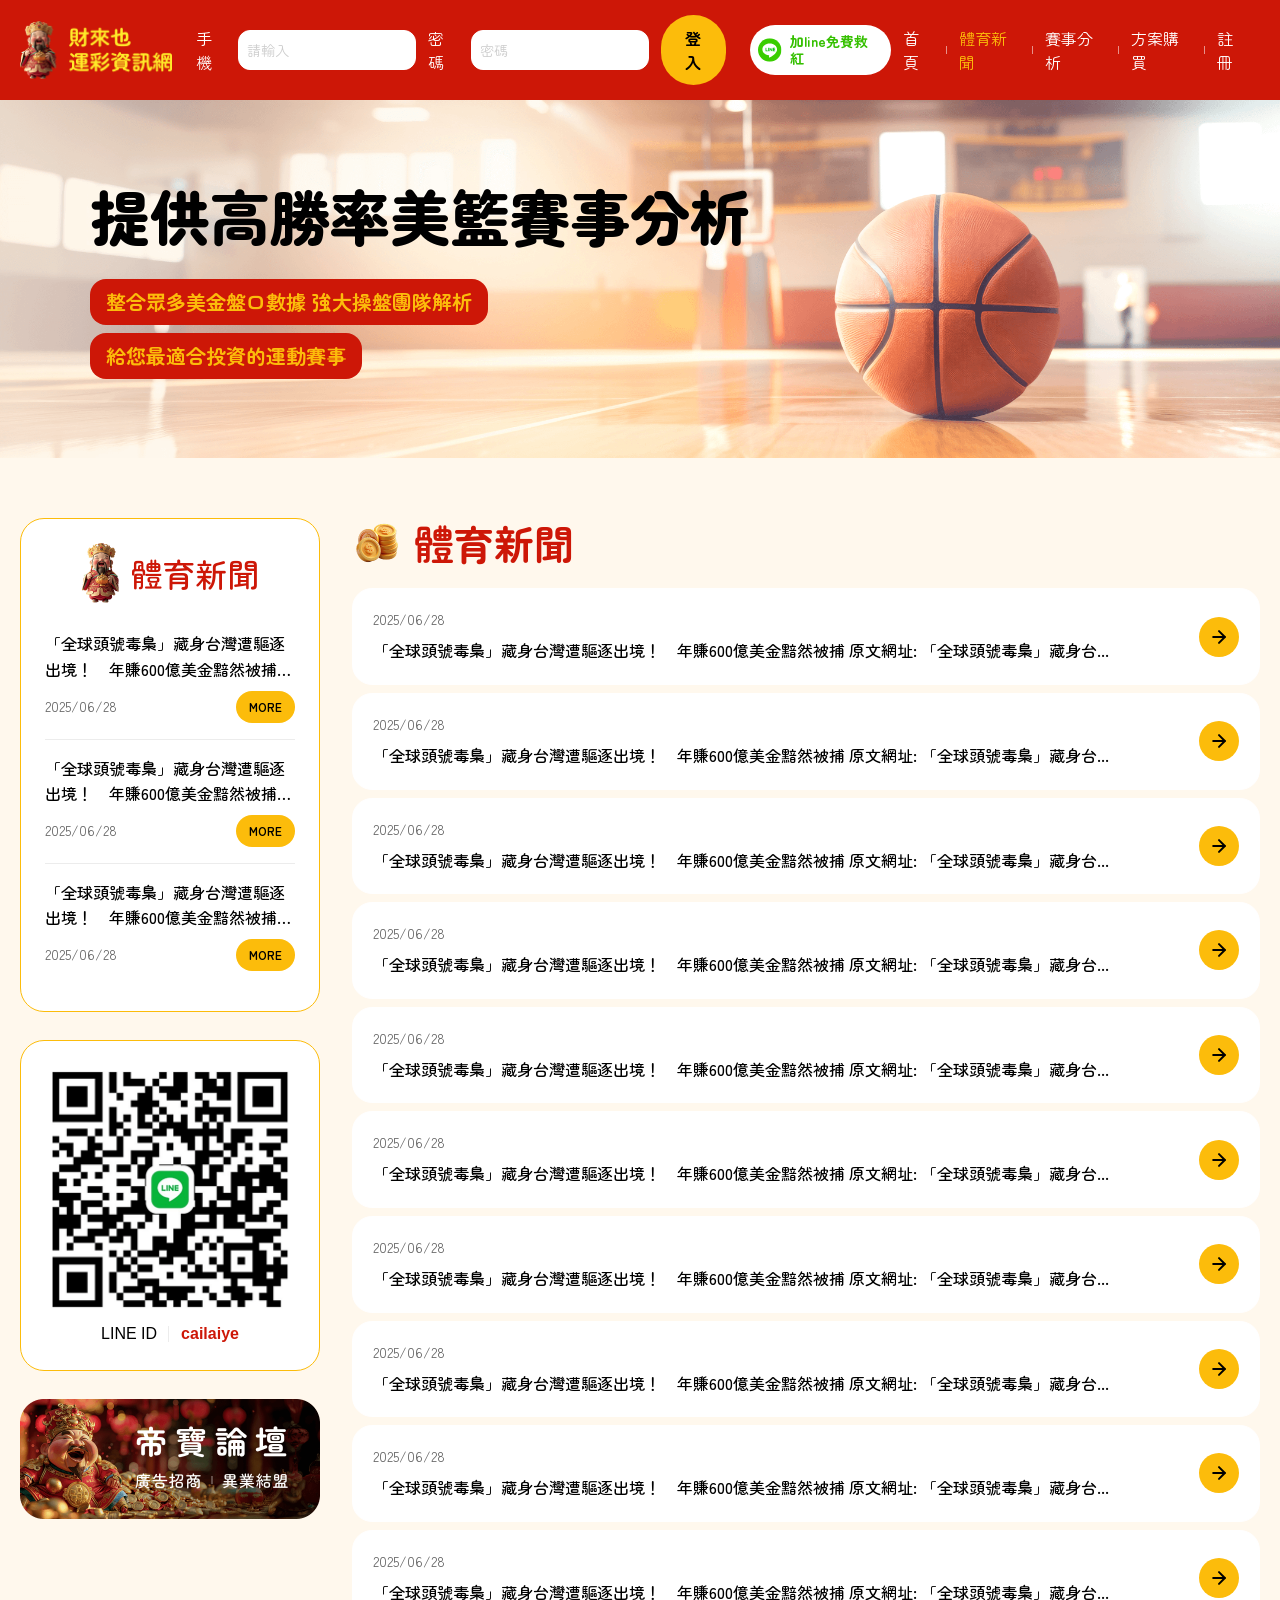
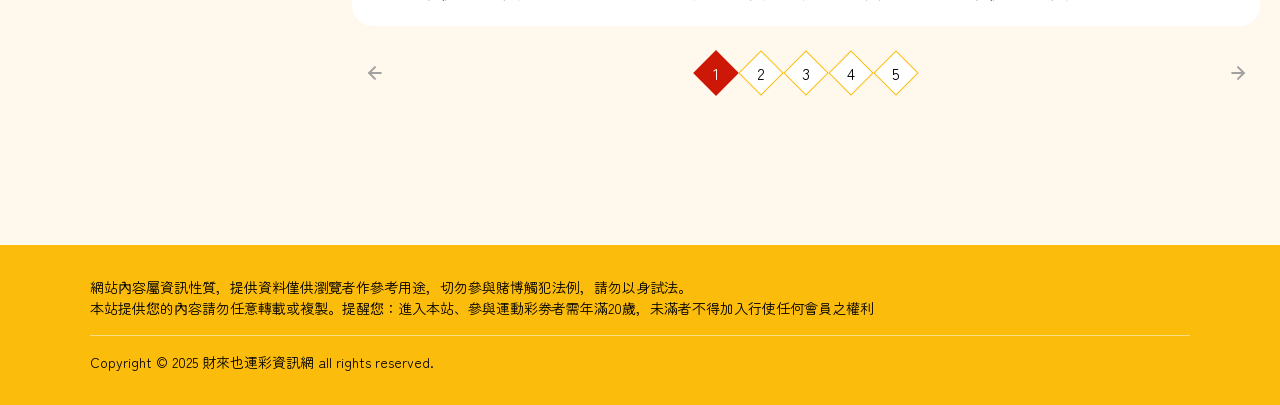
<file: news.html>
<!DOCTYPE html>
<html lang="en">
  <head>
    <meta charset="UTF-8" />
    <meta name="viewport" content="width=device-width, initial-scale=1.0" />
    <title>財來也運彩資訊網</title>
    <link rel="icon" type="image/x-icon" href="./favicon.ico" />
    <link rel="preconnect" href="https://fonts.googleapis.com" />
    <link rel="preconnect" href="https://fonts.gstatic.com" crossorigin />
    <link
      href="https://fonts.googleapis.com/css2?family=Noto+Sans+TC:wght@100..900&family=Zen+Maru+Gothic&display=swap"
      rel="stylesheet"
    />
    <link rel="stylesheet" href="./public/css/bootstrap/bootstrap.css" />
    <link rel="stylesheet" href="./public/css/aos/aos.css" />
    <link rel="stylesheet" href="./public/css/swiper/swiper-bundle.min.css" />
    <link rel="stylesheet" href="./public/css/style.css" />
  </head>
  <body>
    <header class="header">
      <div
        class="header_right d-flex align-items-center justify-content-xl-start justify-content-between gap-lg-4 gap-2"
      >
        <a href="./index.html" class="header_logo"
          ><img src="./public/img/logo.png" alt=""
        /></a>
        <form class="header_login d-xl-flex d-none">
          <div class="input-item">
            <label for="">手機</label>
            <input class="input-item_main" type="number" placeholder="請輸入" />
          </div>
          <div class="input-item">
            <label for="">密碼</label>
            <input class="input-item_main" type="password" placeholder="密碼" />
          </div>
          <button class="btn">登入</button>
        </form>
        <a
          class="header_line"
          data-bs-toggle="modal"
          data-bs-target="#modal-qrcode"
        >
          <svg
            width="24"
            height="24"
            viewBox="0 0 24 24"
            fill="none"
            xmlns="http://www.w3.org/2000/svg"
          >
            <g clip-path="url(#clip0_36_3051)">
              <path
                class="line-bg"
                d="M12 24C18.6274 24 24 18.6274 24 12C24 5.37258 18.6274 0 12 0C5.37258 0 0 5.37258 0 12C0 18.6274 5.37258 24 12 24Z"
                fill="#39CD00"
              />
              <path
                class="line-main"
                d="M19.5 11.7273C19.4893 11.8797 19.4698 12.0313 19.4414 12.1814C19.3465 12.7561 19.1522 13.3098 18.8673 13.8178C18.7309 14.0605 18.075 14.9823 17.8745 15.225C16.7659 16.56 14.9086 18.101 11.805 19.5996C11.7395 19.6312 11.6668 19.6448 11.5943 19.639C11.5218 19.6332 11.4522 19.6081 11.3926 19.5665C11.333 19.5248 11.2856 19.468 11.2553 19.4019C11.2249 19.3358 11.2128 19.2629 11.22 19.1905L11.3768 17.7819C11.3887 17.6741 11.3573 17.566 11.2895 17.4814C11.2218 17.3968 11.1232 17.3425 11.0155 17.3305C9.98295 17.2272 8.97718 16.9404 8.04545 16.4837C5.91818 15.4323 4.5 13.5546 4.5 11.415C4.5 8.1205 7.85727 5.45459 12 5.45459C14.0809 5.45459 15.9627 6.13641 17.3182 7.21777C18.5877 8.23368 19.4005 9.61232 19.4877 11.1423C19.5023 11.337 19.5064 11.5322 19.5 11.7273Z"
                fill="white"
              />
              <path
                class="line-bg"
                d="M9.93272 12.735C9.969 12.7705 9.99773 12.8129 10.0172 12.8598C10.0366 12.9067 10.0464 12.957 10.0459 13.0077C10.0461 13.0582 10.0363 13.1081 10.0171 13.1548C9.99795 13.2014 9.96976 13.2438 9.93416 13.2795C9.89856 13.3153 9.85626 13.3436 9.80968 13.363C9.7631 13.3823 9.71316 13.3923 9.66272 13.3923H8.12863C8.02676 13.3919 7.92915 13.3513 7.85712 13.2792C7.78508 13.2072 7.74445 13.1096 7.74409 13.0077V10.11C7.74375 10.0593 7.75359 10.009 7.77303 9.96215C7.79247 9.9153 7.82112 9.87284 7.85727 9.83726C7.91094 9.78342 7.97942 9.74676 8.05399 9.73195C8.12855 9.71714 8.20584 9.72484 8.27602 9.75408C8.34619 9.78332 8.40609 9.83278 8.44807 9.89616C8.49006 9.95953 8.51225 10.034 8.51181 10.11V12.6232H9.66272C9.71292 12.6228 9.76269 12.6325 9.80907 12.6517C9.85544 12.6709 9.89749 12.6992 9.93272 12.735Z"
                fill="#00C200"
              />
              <path
                class="line-bg"
                d="M11.1818 10.0268V13.0909C11.1814 13.1704 11.1497 13.2465 11.0935 13.3026C11.0373 13.3588 10.9612 13.3906 10.8818 13.3909H10.71C10.6304 13.3909 10.5541 13.3593 10.4978 13.303C10.4416 13.2468 10.41 13.1705 10.41 13.0909V10.0268C10.41 9.94725 10.4416 9.87095 10.4978 9.81469C10.5541 9.75843 10.6304 9.72682 10.71 9.72682H10.8777C10.9174 9.72646 10.9568 9.73394 10.9936 9.74884C11.0303 9.76374 11.0638 9.78576 11.0921 9.81364C11.1203 9.84151 11.1428 9.87469 11.1582 9.91128C11.1736 9.94786 11.1816 9.98713 11.1818 10.0268Z"
                fill="#00C200"
              />
              <path
                class="line-bg"
                d="M14.7436 10.11V12.9914C14.7437 13.095 14.7035 13.1947 14.6315 13.2692C14.5595 13.3438 14.4613 13.3874 14.3577 13.3909C14.2606 13.3894 14.1677 13.3514 14.0973 13.2846C14.0836 13.2737 13.5682 12.6028 13.1304 12.0382C12.8032 11.6169 12.5195 11.2487 12.5195 11.2487V13.0064C12.5198 13.0809 12.4983 13.1539 12.4578 13.2164C12.4172 13.2788 12.3593 13.3282 12.2911 13.3583C12.223 13.3883 12.1475 13.3979 12.074 13.3858C12.0005 13.3737 11.9321 13.3404 11.8773 13.29C11.8377 13.2542 11.806 13.2104 11.7844 13.1615C11.7628 13.1127 11.7517 13.0598 11.7518 13.0064V10.1264C11.7505 10.0252 11.7882 9.92728 11.8569 9.85295C11.9257 9.77861 12.0203 9.73348 12.1213 9.72686C12.1785 9.72592 12.2352 9.73767 12.2873 9.76125C12.3394 9.78482 12.3857 9.81965 12.4227 9.86322C12.4391 9.88231 13.2313 10.9132 13.6773 11.4996C13.8545 11.7287 13.9773 11.8896 13.9773 11.8896V10.1169C13.978 10.0155 14.0186 9.9184 14.0903 9.8467C14.162 9.77499 14.259 9.73439 14.3604 9.73368C14.4609 9.73366 14.5573 9.77309 14.629 9.84349C14.7007 9.91388 14.7418 10.0096 14.7436 10.11Z"
                fill="#00C200"
              />
              <path
                class="line-bg"
                d="M16.0909 11.9413V12.6231H17.2405C17.2928 12.62 17.3452 12.6276 17.3945 12.6455C17.4438 12.6634 17.4889 12.6911 17.527 12.7271C17.5652 12.763 17.5956 12.8064 17.6164 12.8546C17.6372 12.9027 17.6479 12.9546 17.6479 13.007C17.6479 13.0594 17.6372 13.1113 17.6164 13.1594C17.5956 13.2075 17.5652 13.2509 17.527 13.2869C17.4889 13.3228 17.4438 13.3506 17.3945 13.3685C17.3452 13.3864 17.2928 13.394 17.2405 13.3908H15.7023C15.6005 13.3905 15.5031 13.3498 15.4312 13.2777C15.3594 13.2057 15.3191 13.1081 15.3191 13.0063V10.1099C15.3195 10.0084 15.3599 9.91117 15.4317 9.83938C15.5035 9.7676 15.6008 9.72712 15.7023 9.72676H17.2364C17.2887 9.72364 17.3411 9.73125 17.3904 9.74913C17.4397 9.76701 17.4848 9.79478 17.523 9.83073C17.5611 9.86668 17.5915 9.91005 17.6123 9.95819C17.6331 10.0063 17.6438 10.0582 17.6438 10.1106C17.6438 10.163 17.6331 10.2149 17.6123 10.2631C17.5915 10.3112 17.5611 10.3546 17.523 10.3905C17.4848 10.4265 17.4397 10.4542 17.3904 10.4721C17.3411 10.49 17.2887 10.4976 17.2364 10.4945H16.0909V11.1763H17.2405C17.3421 11.1763 17.4395 11.2167 17.5114 11.2885C17.5833 11.3604 17.6236 11.4579 17.6236 11.5595C17.6236 11.6611 17.5833 11.7586 17.5114 11.8304C17.4395 11.9023 17.3421 11.9427 17.2405 11.9427L16.0909 11.9413Z"
                fill="#00C200"
              />
            </g>
            <defs>
              <clipPath id="clip0_36_3051">
                <rect width="24" height="24" fill="white" />
              </clipPath>
            </defs>
          </svg>
          <span class="header_line_text">加line<br class="d-lg-none">免費救紅</span>
        </a>
      </div>
      <nav class="header_nav">
        <ul>
          <li>
            <a href="./index.html" class="header_nav_item">
              <img class="header_icon" src="./public/img/home.png" alt="" />
              <span class="header_nav_text">首頁</span>
            </a>
          </li>
          <li>
            <a href="./news.html" class="header_nav_item active">
              <img class="header_icon" src="./public/img/news.png" alt="" />
              <span class="header_nav_text">體育新聞</span>
            </a>
          </li>
          <li>
            <a href="./competition.html" class="header_nav_item">
              <img class="header_icon" src="./public/img/analyse.png" alt="" />
              <span class="header_nav_text">賽事分析</span>
            </a>
          </li>
          <li>
            <a href="./buy.html" class="header_nav_item">
              <img class="header_icon" src="./public/img/cart.png" alt="" />
              <span class="header_nav_text">方案購買</span>
            </a>
          </li>
          <li class="d-xl-none">
            <a
              data-bs-toggle="modal"
              data-bs-target="#modal-login"
              class="header_nav_item"
            >
              <img class="header_icon" src="./public/img/account.png" alt="" />
              <span class="header_nav_text"
                >登入/註冊</span
              >
            </a>
          </li>
          <li class="d-xl-block d-none">
            <a href="./signup.html"
              class="header_nav_item"
            >
              <span class="header_nav_text"
                >註冊</span
              >
            </a>
          </li>
        </ul>
      </nav>
    </header>

    <main>
      <div class="banner">
        <div class="swiper-container banner_pic">
          <div class="swiper-wrapper">
            <div class="swiper-slide">
              <div class="banner_pic_item">
                <img
                  class="d-md-block d-none"
                  src="./public/img/banner-1.png"
                  alt=""
                />
                <img
                  class="d-md-none"
                  src="./public/img/banner-1-m.png"
                  alt=""
                />
                <div class="banner_text_item">
                  <div class="container">
                    <h1 class="banner_text_title">
                      提供高勝率<br />美籃賽事分析
                    </h1>
                    <div class="banner_text_content">
                      <p>整合眾多美金盤口數據 強大操盤團隊解析</p>
                      <p>給您最適合投資的運動賽事</p>
                    </div>
                  </div>
                </div>
              </div>
            </div>
            <div class="swiper-slide">
              <div class="banner_pic_item">
                <img
                  class="d-md-block d-none"
                  src="./public/img/banner-2.png"
                  alt=""
                />
                <img
                  class="d-md-none"
                  src="./public/img/banner-2-m.png"
                  alt=""
                />
                <div class="banner_text_item">
                  <div class="container">
                    <h1 class="banner_text_title">
                      提供美棒聯盟<br />獨家情報
                    </h1>
                    <div class="banner_text_content">
                      <p>長期解盤莊家思維</p>
                      <p>讓我們教你如何對決莊家 輕鬆獲利</p>
                    </div>
                  </div>
                </div>
              </div>
            </div>
            <div class="swiper-slide">
              <div class="banner_pic_item bg-dark">
                <img
                  class="d-md-block d-none"
                  src="./public/img/banner-3.png"
                  alt=""
                />
                <img
                  class="d-md-none"
                  src="./public/img/banner-3-m.png"
                  alt=""
                />
                <div class="banner_text_item">
                  <div class="container">
                    <h1 class="banner_text_title">
                      提供各項冰球<br />精華賽事分析
                    </h1>
                    <div class="banner_text_content">
                      <p>投資不要只看獲利 還要看他能維持多久</p>
                      <p>投資不是賭博 相信財來也 錢財也就來</p>
                    </div>
                  </div>
                </div>
              </div>
            </div>
          </div>
        </div>
      </div>

      <div class="d-flex flex-wrap mainContent">
        <div class="sidebar">
          <div class="row">
            <div class="col-lg-12 col-md-8">
              <div class="sidebar_item sidebar_news section">
                <div class="sidebar_news_title">
                  <img src="./public/img/masco.png" alt="" />
                  <h2>體育新聞</h2>
                </div>
                <div class="sidebar_news_main">
                  <div class="sidebar_news_item">
                    <h3 class="news-title">
                      「全球頭號毒梟」藏身台灣遭驅逐出境！　年賺600億美金黯然被捕
                      原文網址: 「全球頭號毒梟」藏身台...
                    </h3>
                    <div class="news-info">
                      <p class="news-info_date">2025/06/28</p>
                      <a href="./news-detail.html" class="btn">MORE</a>
                    </div>
                  </div>
                  <div class="sidebar_news_item">
                    <h3 class="news-title">
                      「全球頭號毒梟」藏身台灣遭驅逐出境！　年賺600億美金黯然被捕
                      原文網址: 「全球頭號毒梟」藏身台...
                    </h3>
                    <div class="news-info">
                      <p class="news-info_date">2025/06/28</p>
                      <a href="./news-detail.html" class="btn">MORE</a>
                    </div>
                  </div>
                  <div class="sidebar_news_item">
                    <h3 class="news-title">
                      「全球頭號毒梟」藏身台灣遭驅逐出境！　年賺600億美金黯然被捕
                      原文網址: 「全球頭號毒梟」藏身台...
                    </h3>
                    <div class="news-info">
                      <p class="news-info_date">2025/06/28</p>
                      <a href="./news-detail.html" class="btn">MORE</a>
                    </div>
                  </div>
                </div>
              </div>
            </div>
            <div class="col-lg-12 col-md-4">
              <div class="sidebar_item sidebar_qrcode section">
                <img src="./public/img/qrcode.png" alt="" />
                <div class="qrcode-text">
                  <p class="qrcode-text_title">LINE ID</p>
                  <p class="qrcode-text_content">cailaiye</p>
                </div>
              </div>
              <a class="sidebar_ad">
                <img src="./public/img/ad.png" alt="" />
              </a>
            </div>
          </div>
        </div>
        <div class="mainbar">
          <div class="section">
            <div class="title">
              <img src="./public/img/money.png" alt="" />
              <h2>體育新聞</h2>
            </div>
            <div class="news-list">
              <a href="./news-detail.html" class="news-list_item">
                <div class="news-list_text">
                  <p class="news-info_date">2025/06/28</p>
                  <h3 class="news-title">
                    「全球頭號毒梟」藏身台灣遭驅逐出境！　年賺600億美金黯然被捕
                    原文網址: 「全球頭號毒梟」藏身台...
                  </h3>
                </div>
                <div class="news-list_arrow">
                  <svg
                    width="20"
                    height="20"
                    viewBox="0 0 20 20"
                    fill="none"
                    xmlns="http://www.w3.org/2000/svg"
                  >
                    <path
                      d="M4.16671 10H15.8334"
                      stroke="#AE101E"
                      stroke-linecap="round"
                      stroke-linejoin="round"
                    />
                    <path
                      d="M10 15.8333L15.8334 9.99996L10 4.16663"
                      stroke="#AE101E"
                      stroke-linecap="round"
                      stroke-linejoin="round"
                    />
                  </svg>
                </div>
              </a>
              <a href="./news-detail.html" class="news-list_item">
                <div class="news-list_text">
                  <p class="news-info_date">2025/06/28</p>
                  <h3 class="news-title">
                    「全球頭號毒梟」藏身台灣遭驅逐出境！　年賺600億美金黯然被捕
                    原文網址: 「全球頭號毒梟」藏身台...
                  </h3>
                </div>
                <div class="news-list_arrow">
                  <svg
                    width="20"
                    height="20"
                    viewBox="0 0 20 20"
                    fill="none"
                    xmlns="http://www.w3.org/2000/svg"
                  >
                    <path
                      d="M4.16671 10H15.8334"
                      stroke="#AE101E"
                      stroke-linecap="round"
                      stroke-linejoin="round"
                    />
                    <path
                      d="M10 15.8333L15.8334 9.99996L10 4.16663"
                      stroke="#AE101E"
                      stroke-linecap="round"
                      stroke-linejoin="round"
                    />
                  </svg>
                </div>
              </a>
              <a href="./news-detail.html" class="news-list_item">
                <div class="news-list_text">
                  <p class="news-info_date">2025/06/28</p>
                  <h3 class="news-title">
                    「全球頭號毒梟」藏身台灣遭驅逐出境！　年賺600億美金黯然被捕
                    原文網址: 「全球頭號毒梟」藏身台...
                  </h3>
                </div>
                <div class="news-list_arrow">
                  <svg
                    width="20"
                    height="20"
                    viewBox="0 0 20 20"
                    fill="none"
                    xmlns="http://www.w3.org/2000/svg"
                  >
                    <path
                      d="M4.16671 10H15.8334"
                      stroke="#AE101E"
                      stroke-linecap="round"
                      stroke-linejoin="round"
                    />
                    <path
                      d="M10 15.8333L15.8334 9.99996L10 4.16663"
                      stroke="#AE101E"
                      stroke-linecap="round"
                      stroke-linejoin="round"
                    />
                  </svg>
                </div>
              </a>
              <a href="./news-detail.html" class="news-list_item">
                <div class="news-list_text">
                  <p class="news-info_date">2025/06/28</p>
                  <h3 class="news-title">
                    「全球頭號毒梟」藏身台灣遭驅逐出境！　年賺600億美金黯然被捕
                    原文網址: 「全球頭號毒梟」藏身台...
                  </h3>
                </div>
                <div class="news-list_arrow">
                  <svg
                    width="20"
                    height="20"
                    viewBox="0 0 20 20"
                    fill="none"
                    xmlns="http://www.w3.org/2000/svg"
                  >
                    <path
                      d="M4.16671 10H15.8334"
                      stroke="#AE101E"
                      stroke-linecap="round"
                      stroke-linejoin="round"
                    />
                    <path
                      d="M10 15.8333L15.8334 9.99996L10 4.16663"
                      stroke="#AE101E"
                      stroke-linecap="round"
                      stroke-linejoin="round"
                    />
                  </svg>
                </div>
              </a>
              <a href="./news-detail.html" class="news-list_item">
                <div class="news-list_text">
                  <p class="news-info_date">2025/06/28</p>
                  <h3 class="news-title">
                    「全球頭號毒梟」藏身台灣遭驅逐出境！　年賺600億美金黯然被捕
                    原文網址: 「全球頭號毒梟」藏身台...
                  </h3>
                </div>
                <div class="news-list_arrow">
                  <svg
                    width="20"
                    height="20"
                    viewBox="0 0 20 20"
                    fill="none"
                    xmlns="http://www.w3.org/2000/svg"
                  >
                    <path
                      d="M4.16671 10H15.8334"
                      stroke="#AE101E"
                      stroke-linecap="round"
                      stroke-linejoin="round"
                    />
                    <path
                      d="M10 15.8333L15.8334 9.99996L10 4.16663"
                      stroke="#AE101E"
                      stroke-linecap="round"
                      stroke-linejoin="round"
                    />
                  </svg>
                </div>
              </a>
              <a href="./news-detail.html" class="news-list_item">
                <div class="news-list_text">
                  <p class="news-info_date">2025/06/28</p>
                  <h3 class="news-title">
                    「全球頭號毒梟」藏身台灣遭驅逐出境！　年賺600億美金黯然被捕
                    原文網址: 「全球頭號毒梟」藏身台...
                  </h3>
                </div>
                <div class="news-list_arrow">
                  <svg
                    width="20"
                    height="20"
                    viewBox="0 0 20 20"
                    fill="none"
                    xmlns="http://www.w3.org/2000/svg"
                  >
                    <path
                      d="M4.16671 10H15.8334"
                      stroke="#AE101E"
                      stroke-linecap="round"
                      stroke-linejoin="round"
                    />
                    <path
                      d="M10 15.8333L15.8334 9.99996L10 4.16663"
                      stroke="#AE101E"
                      stroke-linecap="round"
                      stroke-linejoin="round"
                    />
                  </svg>
                </div>
              </a>
              <a href="./news-detail.html" class="news-list_item">
                <div class="news-list_text">
                  <p class="news-info_date">2025/06/28</p>
                  <h3 class="news-title">
                    「全球頭號毒梟」藏身台灣遭驅逐出境！　年賺600億美金黯然被捕
                    原文網址: 「全球頭號毒梟」藏身台...
                  </h3>
                </div>
                <div class="news-list_arrow">
                  <svg
                    width="20"
                    height="20"
                    viewBox="0 0 20 20"
                    fill="none"
                    xmlns="http://www.w3.org/2000/svg"
                  >
                    <path
                      d="M4.16671 10H15.8334"
                      stroke="#AE101E"
                      stroke-linecap="round"
                      stroke-linejoin="round"
                    />
                    <path
                      d="M10 15.8333L15.8334 9.99996L10 4.16663"
                      stroke="#AE101E"
                      stroke-linecap="round"
                      stroke-linejoin="round"
                    />
                  </svg>
                </div>
              </a>
              <a href="./news-detail.html" class="news-list_item">
                <div class="news-list_text">
                  <p class="news-info_date">2025/06/28</p>
                  <h3 class="news-title">
                    「全球頭號毒梟」藏身台灣遭驅逐出境！　年賺600億美金黯然被捕
                    原文網址: 「全球頭號毒梟」藏身台...
                  </h3>
                </div>
                <div class="news-list_arrow">
                  <svg
                    width="20"
                    height="20"
                    viewBox="0 0 20 20"
                    fill="none"
                    xmlns="http://www.w3.org/2000/svg"
                  >
                    <path
                      d="M4.16671 10H15.8334"
                      stroke="#AE101E"
                      stroke-linecap="round"
                      stroke-linejoin="round"
                    />
                    <path
                      d="M10 15.8333L15.8334 9.99996L10 4.16663"
                      stroke="#AE101E"
                      stroke-linecap="round"
                      stroke-linejoin="round"
                    />
                  </svg>
                </div>
              </a>
              <a href="./news-detail.html" class="news-list_item">
                <div class="news-list_text">
                  <p class="news-info_date">2025/06/28</p>
                  <h3 class="news-title">
                    「全球頭號毒梟」藏身台灣遭驅逐出境！　年賺600億美金黯然被捕
                    原文網址: 「全球頭號毒梟」藏身台...
                  </h3>
                </div>
                <div class="news-list_arrow">
                  <svg
                    width="20"
                    height="20"
                    viewBox="0 0 20 20"
                    fill="none"
                    xmlns="http://www.w3.org/2000/svg"
                  >
                    <path
                      d="M4.16671 10H15.8334"
                      stroke="#AE101E"
                      stroke-linecap="round"
                      stroke-linejoin="round"
                    />
                    <path
                      d="M10 15.8333L15.8334 9.99996L10 4.16663"
                      stroke="#AE101E"
                      stroke-linecap="round"
                      stroke-linejoin="round"
                    />
                  </svg>
                </div>
              </a>
              <a href="./news-detail.html" class="news-list_item">
                <div class="news-list_text">
                  <p class="news-info_date">2025/06/28</p>
                  <h3 class="news-title">
                    「全球頭號毒梟」藏身台灣遭驅逐出境！　年賺600億美金黯然被捕
                    原文網址: 「全球頭號毒梟」藏身台...
                  </h3>
                </div>
                <div class="news-list_arrow">
                  <svg
                    width="20"
                    height="20"
                    viewBox="0 0 20 20"
                    fill="none"
                    xmlns="http://www.w3.org/2000/svg"
                  >
                    <path
                      d="M4.16671 10H15.8334"
                      stroke="#AE101E"
                      stroke-linecap="round"
                      stroke-linejoin="round"
                    />
                    <path
                      d="M10 15.8333L15.8334 9.99996L10 4.16663"
                      stroke="#AE101E"
                      stroke-linecap="round"
                      stroke-linejoin="round"
                    />
                  </svg>
                </div>
              </a>
            </div>
            <div class="pagination">
              <a href="" class="pagination_arrow">
                <svg
                  width="20"
                  height="20"
                  viewBox="0 0 20 20"
                  fill="none"
                  xmlns="http://www.w3.org/2000/svg"
                >
                  <path
                    d="M15.8334 10H4.16669"
                    stroke="#AE101E"
                    stroke-linecap="round"
                    stroke-linejoin="round"
                  />
                  <path
                    d="M10 15.8333L4.16669 9.99996L10 4.16663"
                    stroke="#AE101E"
                    stroke-linecap="round"
                    stroke-linejoin="round"
                  />
                </svg>
              </a>
              <ul>
                <li>
                  <a href="" class="active"><span>1</span></a>
                </li>
                <li>
                  <a href=""><span>2</span></a>
                </li>
                <li>
                  <a href=""><span>3</span></a>
                </li>
                <li>
                  <a href=""><span>4</span></a>
                </li>
                <li>
                  <a href=""><span>5</span></a>
                </li>
              </ul>
              <a href="" class="pagination_arrow">
                <svg
                  width="20"
                  height="20"
                  viewBox="0 0 20 20"
                  fill="none"
                  xmlns="http://www.w3.org/2000/svg"
                >
                  <path
                    d="M4.16671 10H15.8334"
                    stroke="#AE101E"
                    stroke-linecap="round"
                    stroke-linejoin="round"
                  />
                  <path
                    d="M10 15.8333L15.8334 9.99996L10 4.16663"
                    stroke="#AE101E"
                    stroke-linecap="round"
                    stroke-linejoin="round"
                  />
                </svg>
              </a>
            </div>
          </div>
        </div>
      </div>
      <footer class="footer">
        <div class="container">
          <p>
            網站內容屬資訊性質，提供資料僅供瀏覽者作參考用途，切勿參與賭博觸犯法例，請勿以身試法。<br />
            本站提供您的內容請勿任意轉載或複製。提醒您：進入本站、參與運動彩劵者需年滿20歲，未滿者不得加入行使任何會員之權利
          </p>
          <hr />
          <p>Copyright © 2025 財來也運彩資訊網 all rights reserved.</p>
        </div>
      </footer>
    </main>

    

    <div
      class="modal fade modal-member"
      id="modal-login"
      tabindex="-1"
      aria-labelledby="modal-loginLabel"
      aria-hidden="true"
    >
      <div class="modal-dialog">
        <div class="modal-content">
          <div class="modal-head">
            <h3 class="modal_title">會員登入</h3>
            <button class="modal-member_x" data-bs-dismiss="modal">
              <svg
                width="24"
                height="24"
                viewBox="0 0 24 24"
                fill="none"
                xmlns="http://www.w3.org/2000/svg"
              >
                <path
                  d="M18 6L6 18"
                  stroke="white"
                  stroke-width="2"
                  stroke-linecap="round"
                  stroke-linejoin="round"
                />
                <path
                  d="M6 6L18 18"
                  stroke="white"
                  stroke-width="2"
                  stroke-linecap="round"
                  stroke-linejoin="round"
                />
              </svg>
            </button>
          </div>
          <div class="modal-body">
            <div>
              <div class="input-item">
                <label for="">手機</label>
                <input
                  class="input-item_main"
                  type="number"
                  placeholder="手機"
                />
              </div>
              <div class="input-item">
                <label for="">密碼</label>
                <input
                  class="input-item_main"
                  type="password"
                  placeholder="密碼"
                />
              </div>
            </div>
            <div class="modal-member_btns">
              <a href="./signup.html" class="btn-signup">註冊</a>
              <button class="btn">登入</button>
            </div>
          </div>
        </div>
      </div>
    </div>

    <div
      class="modal fade modal-qrcode"
      id="modal-qrcode"
      tabindex="-1"
      aria-labelledby="modal-qrcodeLabel"
      aria-hidden="true"
    >
      <div class="modal-dialog">
        <div class="modal-content">
          <button class="modal-member_x" data-bs-dismiss="modal">
            <svg
              width="24"
              height="24"
              viewBox="0 0 24 24"
              fill="none"
              xmlns="http://www.w3.org/2000/svg"
            >
              <path
                d="M18 6L6 18"
                stroke="white"
                stroke-width="2"
                stroke-linecap="round"
                stroke-linejoin="round"
              />
              <path
                d="M6 6L18 18"
                stroke="white"
                stroke-width="2"
                stroke-linecap="round"
                stroke-linejoin="round"
              />
            </svg>
          </button>
          <img src="./public/img/qrcode.png" alt="" />
          <div class="qrcode-text">
            <p class="qrcode-text_title">LINE ID</p>
            <p class="qrcode-text_content">cailaiye</p>
          </div>
        </div>
      </div>
    </div>

    <script src="./public/js/jquery/jquery.min.js"></script>
    <script src="./public/js/bootstrap/bootstrap.bundle.min.js"></script>
    <script src="./public/js/aos/aos.js"></script>
    <script src="./public/js/swiper/swiper-bundle.min.js"></script>
    <script src="./public/js/common.js"></script>
  </body>
</html>
</file>
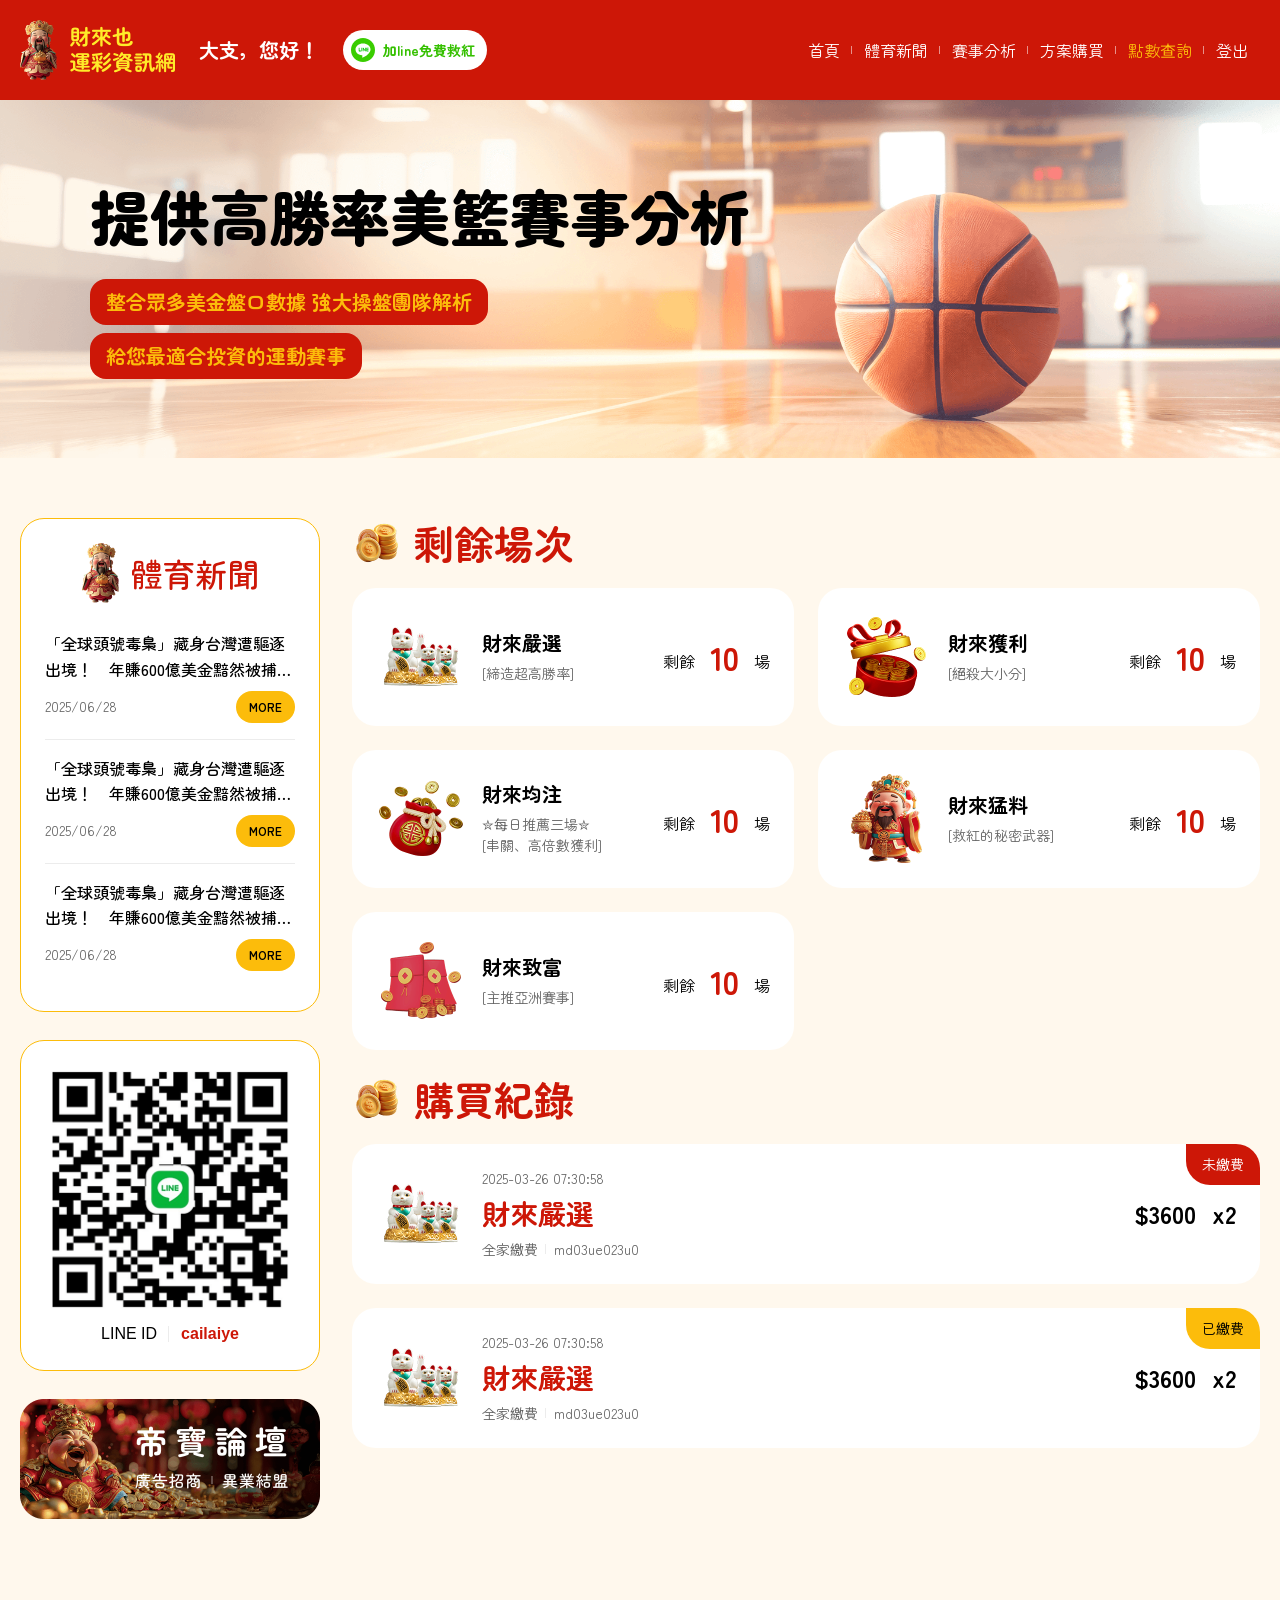
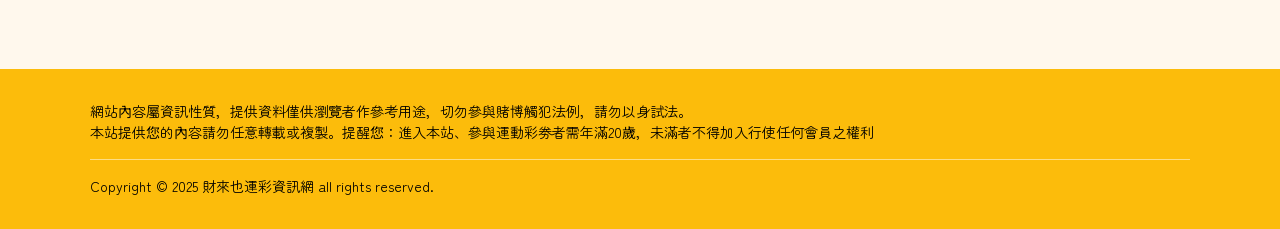
<file: record.html>
<!DOCTYPE html>
<html lang="en">
  <head>
    <meta charset="UTF-8" />
    <meta name="viewport" content="width=device-width, initial-scale=1.0" />
    <title>財來也運彩資訊網</title>
    <link rel="icon" type="image/x-icon" href="./favicon.ico" />
    <link rel="preconnect" href="https://fonts.googleapis.com" />
    <link rel="preconnect" href="https://fonts.gstatic.com" crossorigin />
    <link
      href="https://fonts.googleapis.com/css2?family=Noto+Sans+TC:wght@100..900&family=Zen+Maru+Gothic&display=swap"
      rel="stylesheet"
    />
    <link rel="stylesheet" href="./public/css/bootstrap/bootstrap.css" />
    <link rel="stylesheet" href="./public/css/aos/aos.css" />
    <link rel="stylesheet" href="./public/css/swiper/swiper-bundle.min.css" />
    <link rel="stylesheet" href="./public/css/style.css" />
  </head>
  <body>
    <header class="header">
      <div
        class="header_right d-flex align-items-center justify-content-xl-start justify-content-between gap-lg-4 gap-2"
      >
        <a href="./index.html" class="header_logo"
          ><img src="./public/img/logo.png" alt=""
        /></a>
        <p class="header_greet">
          大支，您好！<br /><a class="d-xl-none">登出</a>
        </p>
        <a
          class="header_line"
          data-bs-toggle="modal"
          data-bs-target="#modal-qrcode"
        >
          <svg
            width="24"
            height="24"
            viewBox="0 0 24 24"
            fill="none"
            xmlns="http://www.w3.org/2000/svg"
          >
            <g clip-path="url(#clip0_36_3051)">
              <path
                class="line-bg"
                d="M12 24C18.6274 24 24 18.6274 24 12C24 5.37258 18.6274 0 12 0C5.37258 0 0 5.37258 0 12C0 18.6274 5.37258 24 12 24Z"
                fill="#39CD00"
              />
              <path
                class="line-main"
                d="M19.5 11.7273C19.4893 11.8797 19.4698 12.0313 19.4414 12.1814C19.3465 12.7561 19.1522 13.3098 18.8673 13.8178C18.7309 14.0605 18.075 14.9823 17.8745 15.225C16.7659 16.56 14.9086 18.101 11.805 19.5996C11.7395 19.6312 11.6668 19.6448 11.5943 19.639C11.5218 19.6332 11.4522 19.6081 11.3926 19.5665C11.333 19.5248 11.2856 19.468 11.2553 19.4019C11.2249 19.3358 11.2128 19.2629 11.22 19.1905L11.3768 17.7819C11.3887 17.6741 11.3573 17.566 11.2895 17.4814C11.2218 17.3968 11.1232 17.3425 11.0155 17.3305C9.98295 17.2272 8.97718 16.9404 8.04545 16.4837C5.91818 15.4323 4.5 13.5546 4.5 11.415C4.5 8.1205 7.85727 5.45459 12 5.45459C14.0809 5.45459 15.9627 6.13641 17.3182 7.21777C18.5877 8.23368 19.4005 9.61232 19.4877 11.1423C19.5023 11.337 19.5064 11.5322 19.5 11.7273Z"
                fill="white"
              />
              <path
                class="line-bg"
                d="M9.93272 12.735C9.969 12.7705 9.99773 12.8129 10.0172 12.8598C10.0366 12.9067 10.0464 12.957 10.0459 13.0077C10.0461 13.0582 10.0363 13.1081 10.0171 13.1548C9.99795 13.2014 9.96976 13.2438 9.93416 13.2795C9.89856 13.3153 9.85626 13.3436 9.80968 13.363C9.7631 13.3823 9.71316 13.3923 9.66272 13.3923H8.12863C8.02676 13.3919 7.92915 13.3513 7.85712 13.2792C7.78508 13.2072 7.74445 13.1096 7.74409 13.0077V10.11C7.74375 10.0593 7.75359 10.009 7.77303 9.96215C7.79247 9.9153 7.82112 9.87284 7.85727 9.83726C7.91094 9.78342 7.97942 9.74676 8.05399 9.73195C8.12855 9.71714 8.20584 9.72484 8.27602 9.75408C8.34619 9.78332 8.40609 9.83278 8.44807 9.89616C8.49006 9.95953 8.51225 10.034 8.51181 10.11V12.6232H9.66272C9.71292 12.6228 9.76269 12.6325 9.80907 12.6517C9.85544 12.6709 9.89749 12.6992 9.93272 12.735Z"
                fill="#00C200"
              />
              <path
                class="line-bg"
                d="M11.1818 10.0268V13.0909C11.1814 13.1704 11.1497 13.2465 11.0935 13.3026C11.0373 13.3588 10.9612 13.3906 10.8818 13.3909H10.71C10.6304 13.3909 10.5541 13.3593 10.4978 13.303C10.4416 13.2468 10.41 13.1705 10.41 13.0909V10.0268C10.41 9.94725 10.4416 9.87095 10.4978 9.81469C10.5541 9.75843 10.6304 9.72682 10.71 9.72682H10.8777C10.9174 9.72646 10.9568 9.73394 10.9936 9.74884C11.0303 9.76374 11.0638 9.78576 11.0921 9.81364C11.1203 9.84151 11.1428 9.87469 11.1582 9.91128C11.1736 9.94786 11.1816 9.98713 11.1818 10.0268Z"
                fill="#00C200"
              />
              <path
                class="line-bg"
                d="M14.7436 10.11V12.9914C14.7437 13.095 14.7035 13.1947 14.6315 13.2692C14.5595 13.3438 14.4613 13.3874 14.3577 13.3909C14.2606 13.3894 14.1677 13.3514 14.0973 13.2846C14.0836 13.2737 13.5682 12.6028 13.1304 12.0382C12.8032 11.6169 12.5195 11.2487 12.5195 11.2487V13.0064C12.5198 13.0809 12.4983 13.1539 12.4578 13.2164C12.4172 13.2788 12.3593 13.3282 12.2911 13.3583C12.223 13.3883 12.1475 13.3979 12.074 13.3858C12.0005 13.3737 11.9321 13.3404 11.8773 13.29C11.8377 13.2542 11.806 13.2104 11.7844 13.1615C11.7628 13.1127 11.7517 13.0598 11.7518 13.0064V10.1264C11.7505 10.0252 11.7882 9.92728 11.8569 9.85295C11.9257 9.77861 12.0203 9.73348 12.1213 9.72686C12.1785 9.72592 12.2352 9.73767 12.2873 9.76125C12.3394 9.78482 12.3857 9.81965 12.4227 9.86322C12.4391 9.88231 13.2313 10.9132 13.6773 11.4996C13.8545 11.7287 13.9773 11.8896 13.9773 11.8896V10.1169C13.978 10.0155 14.0186 9.9184 14.0903 9.8467C14.162 9.77499 14.259 9.73439 14.3604 9.73368C14.4609 9.73366 14.5573 9.77309 14.629 9.84349C14.7007 9.91388 14.7418 10.0096 14.7436 10.11Z"
                fill="#00C200"
              />
              <path
                class="line-bg"
                d="M16.0909 11.9413V12.6231H17.2405C17.2928 12.62 17.3452 12.6276 17.3945 12.6455C17.4438 12.6634 17.4889 12.6911 17.527 12.7271C17.5652 12.763 17.5956 12.8064 17.6164 12.8546C17.6372 12.9027 17.6479 12.9546 17.6479 13.007C17.6479 13.0594 17.6372 13.1113 17.6164 13.1594C17.5956 13.2075 17.5652 13.2509 17.527 13.2869C17.4889 13.3228 17.4438 13.3506 17.3945 13.3685C17.3452 13.3864 17.2928 13.394 17.2405 13.3908H15.7023C15.6005 13.3905 15.5031 13.3498 15.4312 13.2777C15.3594 13.2057 15.3191 13.1081 15.3191 13.0063V10.1099C15.3195 10.0084 15.3599 9.91117 15.4317 9.83938C15.5035 9.7676 15.6008 9.72712 15.7023 9.72676H17.2364C17.2887 9.72364 17.3411 9.73125 17.3904 9.74913C17.4397 9.76701 17.4848 9.79478 17.523 9.83073C17.5611 9.86668 17.5915 9.91005 17.6123 9.95819C17.6331 10.0063 17.6438 10.0582 17.6438 10.1106C17.6438 10.163 17.6331 10.2149 17.6123 10.2631C17.5915 10.3112 17.5611 10.3546 17.523 10.3905C17.4848 10.4265 17.4397 10.4542 17.3904 10.4721C17.3411 10.49 17.2887 10.4976 17.2364 10.4945H16.0909V11.1763H17.2405C17.3421 11.1763 17.4395 11.2167 17.5114 11.2885C17.5833 11.3604 17.6236 11.4579 17.6236 11.5595C17.6236 11.6611 17.5833 11.7586 17.5114 11.8304C17.4395 11.9023 17.3421 11.9427 17.2405 11.9427L16.0909 11.9413Z"
                fill="#00C200"
              />
            </g>
            <defs>
              <clipPath id="clip0_36_3051">
                <rect width="24" height="24" fill="white" />
              </clipPath>
            </defs>
          </svg>
          <span class="header_line_text"
            >加line<br class="d-lg-none">免費救紅</span
          >
        </a>
      </div>
      <nav class="header_nav">
        <ul>
          <li>
            <a href="./index.html" class="header_nav_item">
              <img class="header_icon" src="./public/img/home.png" alt="" />
              <span class="header_nav_text">首頁</span>
            </a>
          </li>
          <li>
            <a href="./news.html" class="header_nav_item">
              <img class="header_icon" src="./public/img/news.png" alt="" />
              <span class="header_nav_text">體育新聞</span>
            </a>
          </li>
          <li>
            <a href="./competition.html" class="header_nav_item">
              <img class="header_icon" src="./public/img/analyse.png" alt="" />
              <span class="header_nav_text">賽事分析</span>
            </a>
          </li>
          <li>
            <a href="./buy.html" class="header_nav_item">
              <img class="header_icon" src="./public/img/cart.png" alt="" />
              <span class="header_nav_text">方案購買</span>
            </a>
          </li>
          <li>
            <a href="./record.html" class="header_nav_item active">
              <img class="header_icon" src="./public/img/point.png" alt="" />
              <span class="header_nav_text">點數查詢</span>
            </a>
          </li>
          <li class="d-xl-block d-none">
            <a class="header_nav_item">
              <span class="header_nav_text">登出</span>
            </a>
          </li>
        </ul>
      </nav>
    </header>

    <main>
      <div class="banner">
        <div class="swiper-container banner_pic">
          <div class="swiper-wrapper">
            <div class="swiper-slide">
              <div class="banner_pic_item">
                <img
                  class="d-md-block d-none"
                  src="./public/img/banner-1.png"
                  alt=""
                />
                <img
                  class="d-md-none"
                  src="./public/img/banner-1-m.png"
                  alt=""
                />
                <div class="banner_text_item">
                  <div class="container">
                    <h1 class="banner_text_title">
                      提供高勝率<br />美籃賽事分析
                    </h1>
                    <div class="banner_text_content">
                      <p>整合眾多美金盤口數據 強大操盤團隊解析</p>
                      <p>給您最適合投資的運動賽事</p>
                    </div>
                  </div>
                </div>
              </div>
            </div>
            <div class="swiper-slide">
              <div class="banner_pic_item">
                <img
                  class="d-md-block d-none"
                  src="./public/img/banner-2.png"
                  alt=""
                />
                <img
                  class="d-md-none"
                  src="./public/img/banner-2-m.png"
                  alt=""
                />
                <div class="banner_text_item">
                  <div class="container">
                    <h1 class="banner_text_title">
                      提供美棒聯盟<br />獨家情報
                    </h1>
                    <div class="banner_text_content">
                      <p>長期解盤莊家思維</p>
                      <p>讓我們教你如何對決莊家 輕鬆獲利</p>
                    </div>
                  </div>
                </div>
              </div>
            </div>
            <div class="swiper-slide">
              <div class="banner_pic_item bg-dark">
                <img
                  class="d-md-block d-none"
                  src="./public/img/banner-3.png"
                  alt=""
                />
                <img
                  class="d-md-none"
                  src="./public/img/banner-3-m.png"
                  alt=""
                />
                <div class="banner_text_item">
                  <div class="container">
                    <h1 class="banner_text_title">
                      提供各項冰球<br />精華賽事分析
                    </h1>
                    <div class="banner_text_content">
                      <p>投資不要只看獲利 還要看他能維持多久</p>
                      <p>投資不是賭博 相信財來也 錢財也就來</p>
                    </div>
                  </div>
                </div>
              </div>
            </div>
          </div>
        </div>
      </div>

      <div class="d-flex flex-wrap mainContent">
        <div class="sidebar">
          <div class="row">
            <div class="col-lg-12 col-md-8">
              <div class="sidebar_item sidebar_news section">
                <div class="sidebar_news_title">
                  <img src="./public/img/masco.png" alt="" />
                  <h2>體育新聞</h2>
                </div>
                <div class="sidebar_news_main">
                  <div class="sidebar_news_item">
                    <h3 class="news-title">
                      「全球頭號毒梟」藏身台灣遭驅逐出境！　年賺600億美金黯然被捕
                      原文網址: 「全球頭號毒梟」藏身台...
                    </h3>
                    <div class="news-info">
                      <p class="news-info_date">2025/06/28</p>
                      <a href="./news-detail.html" class="btn">MORE</a>
                    </div>
                  </div>
                  <div class="sidebar_news_item">
                    <h3 class="news-title">
                      「全球頭號毒梟」藏身台灣遭驅逐出境！　年賺600億美金黯然被捕
                      原文網址: 「全球頭號毒梟」藏身台...
                    </h3>
                    <div class="news-info">
                      <p class="news-info_date">2025/06/28</p>
                      <a href="./news-detail.html" class="btn">MORE</a>
                    </div>
                  </div>
                  <div class="sidebar_news_item">
                    <h3 class="news-title">
                      「全球頭號毒梟」藏身台灣遭驅逐出境！　年賺600億美金黯然被捕
                      原文網址: 「全球頭號毒梟」藏身台...
                    </h3>
                    <div class="news-info">
                      <p class="news-info_date">2025/06/28</p>
                      <a href="./news-detail.html" class="btn">MORE</a>
                    </div>
                  </div>
                </div>
              </div>
            </div>
            <div class="col-lg-12 col-md-4">
              <div class="sidebar_item sidebar_qrcode section">
                <img src="./public/img/qrcode.png" alt="" />
                <div class="qrcode-text">
                  <p class="qrcode-text_title">LINE ID</p>
                  <p class="qrcode-text_content">cailaiye</p>
                </div>
              </div>
              <a class="sidebar_ad">
                <img src="./public/img/ad.png" alt="" />
              </a>
            </div>
          </div>
        </div>
        <div class="mainbar">
          <div class="section section-product">
            <div class="title">
              <img src="./public/img/money.png" alt="" />
              <h2>剩餘場次</h2>
            </div>
            <div class="product">
              <div class="row">
                <div class="col-lg-6">
                  <div class="product_item">
                    <div class="product-info">
                      <img src="./public/img/product-icon-1.png" alt="" />
                      <div class="product-info_text">
                        <h2 class="product-info_name">財來嚴選</h2>
                        <p>[締造超高勝率]</p>
                      </div>
                    </div>
                    <div class="product_remain">
                      <p>剩餘</p>
                      <p class="num">10</p>
                      <p>場</p>
                    </div>
                  </div>
                </div>
                <div class="col-lg-6">
                  <div class="product_item">
                    <div class="product-info">
                      <img src="./public/img/product-icon-2.png" alt="" />
                      <div class="product-info_text">
                        <h2 class="product-info_name">財來獲利</h2>
                        <p>[絕殺大小分]</p>
                      </div>
                    </div>
                    <div class="product_remain">
                      <p>剩餘</p>
                      <p class="num">10</p>
                      <p>場</p>
                    </div>
                  </div>
                </div>
                <div class="col-lg-6">
                  <div class="product_item">
                    <div class="product-info">
                      <img src="./public/img/product-icon-3.png" alt="" />
                      <div class="product-info_text">
                        <h2 class="product-info_name">財來均注</h2>
                        <p>
                          ✮每日推薦三場✮ <br />
                          [串關、高倍數獲利]
                        </p>
                      </div>
                    </div>
                    <div class="product_remain">
                      <p>剩餘</p>
                      <p class="num">10</p>
                      <p>場</p>
                    </div>
                  </div>
                </div>
                <div class="col-lg-6">
                  <div class="product_item">
                    <div class="product-info">
                      <img src="./public/img/product-icon-4.png" alt="" />
                      <div class="product-info_text">
                        <h2 class="product-info_name">財來猛料</h2>
                        <p>[救紅的秘密武器]</p>
                      </div>
                    </div>
                    <div class="product_remain">
                      <p>剩餘</p>
                      <p class="num">10</p>
                      <p>場</p>
                    </div>
                  </div>
                </div>
                <div class="col-lg-6">
                  <div class="product_item">
                    <div class="product-info">
                      <img src="./public/img/product-icon-5.png" alt="" />
                      <div class="product-info_text">
                        <h2 class="product-info_name">財來致富</h2>
                        <p>[主推亞洲賽事]</p>
                      </div>
                    </div>
                    <div class="product_remain">
                      <p>剩餘</p>
                      <p class="num">10</p>
                      <p>場</p>
                    </div>
                  </div>
                </div>
              </div>
            </div>
          </div>
          <div class="section">
            <div class="title">
              <img src="./public/img/money.png" alt="" />
              <h2>購買紀錄</h2>
            </div>
            <div class="record">
              <div class="record_item">
                <div class="record_main">
                  <img src="./public/img/product-icon-1.png" alt="" />
                  <div class="record_text">
                    <p class="record_time">2025-03-26 07:30:58</p>
                    <h3 class="record_title">財來嚴選</h3>
                    <ul class="record_info">
                      <li>全家繳費</li>
                      <li>md03ue023u0</li>
                    </ul>
                  </div>
                </div>
                <div class="record_total">
                  <p class="record_price">$3600</p>
                  <p class="record_num">x2</p>
                </div>
                <div class="record_status notpay">未繳費</div>
              </div>
              <div class="record_item">
                <div class="record_main">
                  <img src="./public/img/product-icon-1.png" alt="" />
                  <div class="record_text">
                    <p class="record_time">2025-03-26 07:30:58</p>
                    <h3 class="record_title">財來嚴選</h3>
                    <ul class="record_info">
                      <li>全家繳費</li>
                      <li>md03ue023u0</li>
                    </ul>
                  </div>
                </div>
                <div class="record_total">
                  <p class="record_price">$3600</p>
                  <p class="record_num">x2</p>
                </div>
                <div class="record_status paid">已繳費</div>
              </div>
            </div>
          </div>
        </div>
      </div>

      <footer class="footer">
        <div class="container">
          <p>
            網站內容屬資訊性質，提供資料僅供瀏覽者作參考用途，切勿參與賭博觸犯法例，請勿以身試法。<br />
            本站提供您的內容請勿任意轉載或複製。提醒您：進入本站、參與運動彩劵者需年滿20歲，未滿者不得加入行使任何會員之權利
          </p>
          <hr />
          <p>Copyright © 2025 財來也運彩資訊網 all rights reserved.</p>
        </div>
      </footer>
    </main>

    <div
      class="modal fade modal-member"
      id="modal-login"
      tabindex="-1"
      aria-labelledby="modal-loginLabel"
      aria-hidden="true"
    >
      <div class="modal-dialog">
        <div class="modal-content">
          <div class="modal-head">
            <h3 class="modal_title">會員登入</h3>
            <button class="modal-member_x" data-bs-dismiss="modal">
              <svg
                width="24"
                height="24"
                viewBox="0 0 24 24"
                fill="none"
                xmlns="http://www.w3.org/2000/svg"
              >
                <path
                  d="M18 6L6 18"
                  stroke="white"
                  stroke-width="2"
                  stroke-linecap="round"
                  stroke-linejoin="round"
                />
                <path
                  d="M6 6L18 18"
                  stroke="white"
                  stroke-width="2"
                  stroke-linecap="round"
                  stroke-linejoin="round"
                />
              </svg>
            </button>
          </div>
          <div class="modal-body">
            <div>
              <div class="input-item">
                <label for="">手機</label>
                <input
                  class="input-item_main"
                  type="number"
                  placeholder="手機"
                />
              </div>
              <div class="input-item">
                <label for="">密碼</label>
                <input
                  class="input-item_main"
                  type="password"
                  placeholder="密碼"
                />
              </div>
            </div>
            <div class="modal-member_btns">
              <a href="./signup.html" class="btn-signup">註冊</a>
              <button class="btn">登入</button>
            </div>
          </div>
        </div>
      </div>
    </div>

    <div
      class="modal fade modal-qrcode"
      id="modal-qrcode"
      tabindex="-1"
      aria-labelledby="modal-qrcodeLabel"
      aria-hidden="true"
    >
      <div class="modal-dialog">
        <div class="modal-content">
          <button class="modal-member_x" data-bs-dismiss="modal">
            <svg
              width="24"
              height="24"
              viewBox="0 0 24 24"
              fill="none"
              xmlns="http://www.w3.org/2000/svg"
            >
              <path
                d="M18 6L6 18"
                stroke="white"
                stroke-width="2"
                stroke-linecap="round"
                stroke-linejoin="round"
              />
              <path
                d="M6 6L18 18"
                stroke="white"
                stroke-width="2"
                stroke-linecap="round"
                stroke-linejoin="round"
              />
            </svg>
          </button>
          <img src="./public/img/qrcode.png" alt="" />
          <div class="qrcode-text">
            <p class="qrcode-text_title">LINE ID</p>
            <p class="qrcode-text_content">cailaiye</p>
          </div>
        </div>
      </div>
    </div>

    <script src="./public/js/jquery/jquery.min.js"></script>
    <script src="./public/js/bootstrap/bootstrap.bundle.min.js"></script>
    <script src="./public/js/aos/aos.js"></script>
    <script src="./public/js/swiper/swiper-bundle.min.js"></script>
    <script src="./public/js/common.js"></script>
  </body>
</html>
</file>
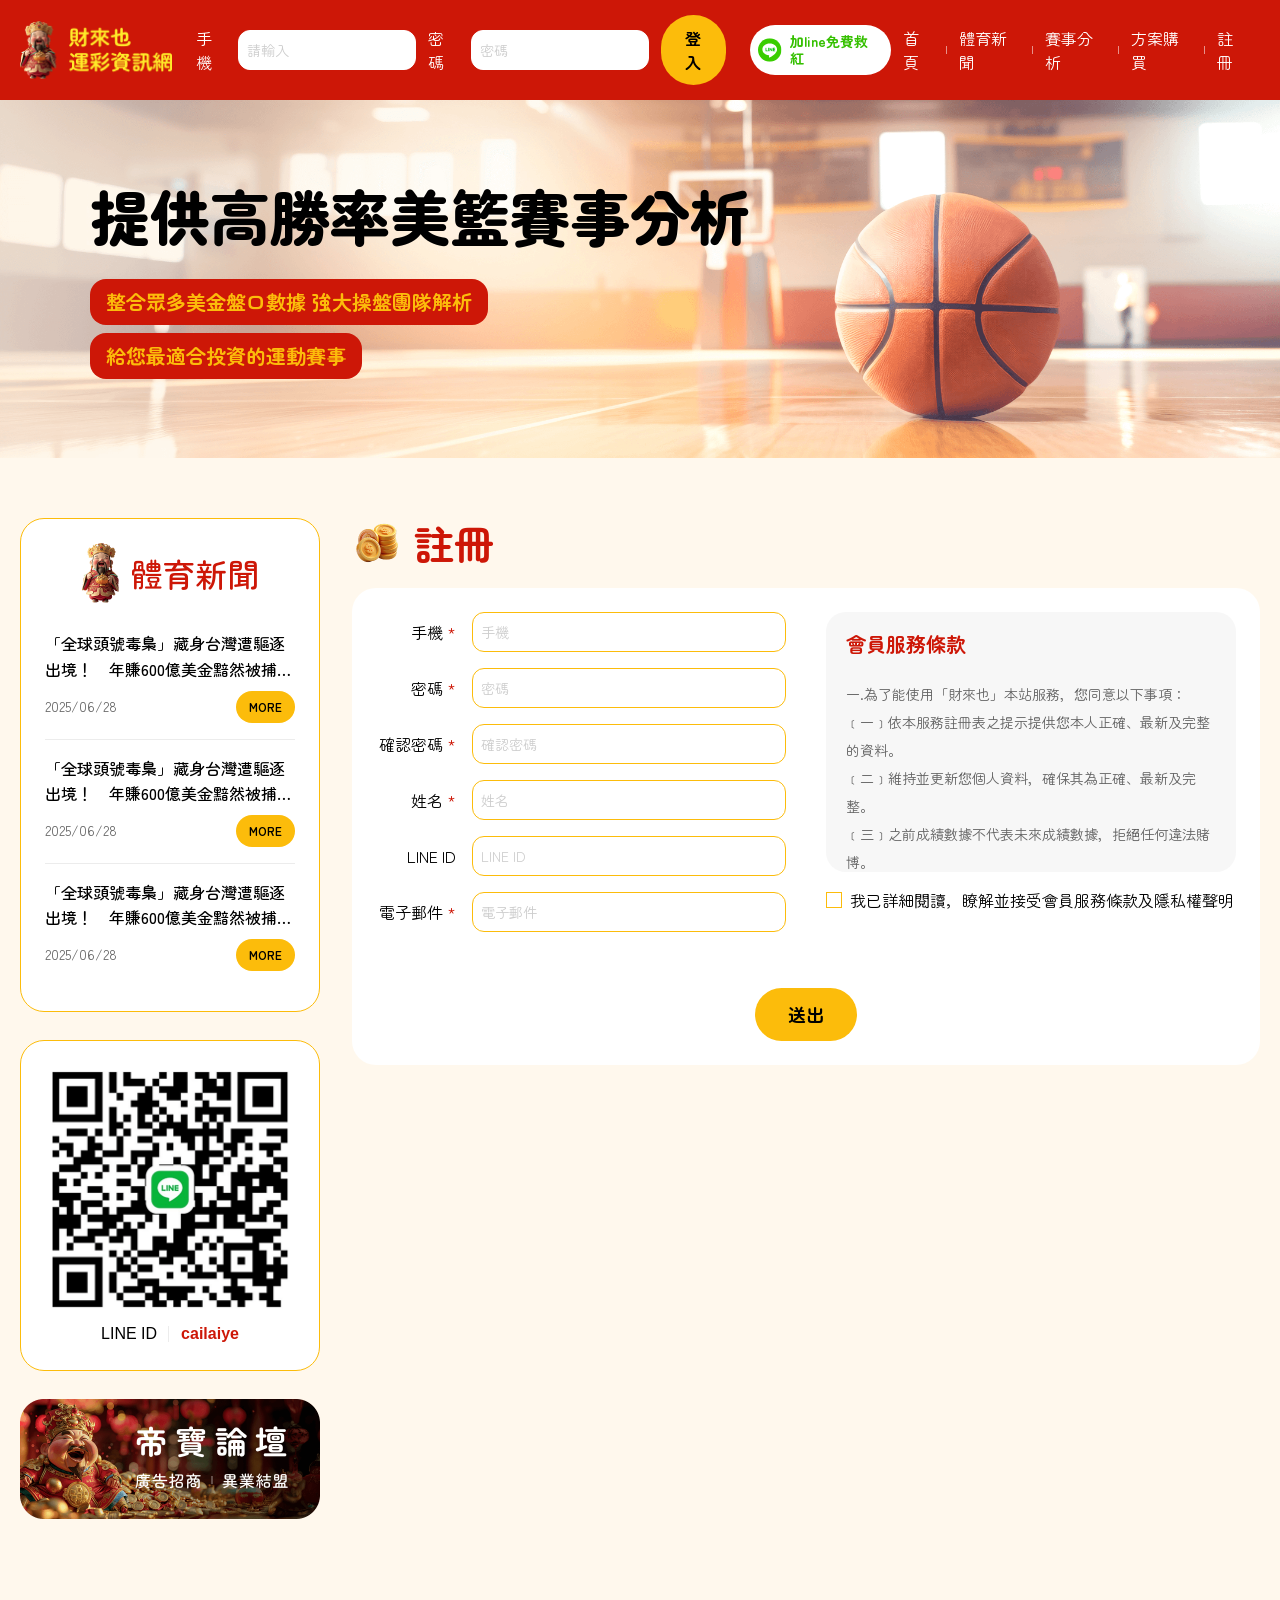
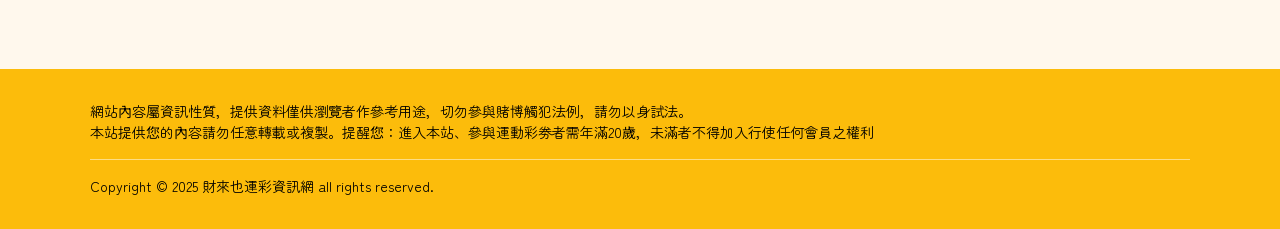
<file: signup.html>
<!DOCTYPE html>
<html lang="en">
  <head>
    <meta charset="UTF-8" />
    <meta name="viewport" content="width=device-width, initial-scale=1.0" />
    <title>財來也運彩資訊網</title>
    <link rel="icon" type="image/x-icon" href="./favicon.ico" />
    <link rel="preconnect" href="https://fonts.googleapis.com" />
    <link rel="preconnect" href="https://fonts.gstatic.com" crossorigin />
    <link
      href="https://fonts.googleapis.com/css2?family=Noto+Sans+TC:wght@100..900&family=Zen+Maru+Gothic&display=swap"
      rel="stylesheet"
    />
    <link rel="stylesheet" href="./public/css/bootstrap/bootstrap.css" />
    <link rel="stylesheet" href="./public/css/aos/aos.css" />
    <link rel="stylesheet" href="./public/css/swiper/swiper-bundle.min.css" />
    <link rel="stylesheet" href="./public/css/style.css" />
  </head>
  <body>
    <header class="header">
      <div
        class="header_right d-flex align-items-center justify-content-xl-start justify-content-between gap-lg-4 gap-2"
      >
        <a href="./index.html" class="header_logo"
          ><img src="./public/img/logo.png" alt=""
        /></a>
        <form class="header_login d-xl-flex d-none">
          <div class="input-item">
            <label for="">手機</label>
            <input class="input-item_main" type="number" placeholder="請輸入" />
          </div>
          <div class="input-item">
            <label for="">密碼</label>
            <input class="input-item_main" type="password" placeholder="密碼" />
          </div>
          <button class="btn">登入</button>
        </form>
        <a
          class="header_line"
          data-bs-toggle="modal"
          data-bs-target="#modal-qrcode"
        >
          <svg
            width="24"
            height="24"
            viewBox="0 0 24 24"
            fill="none"
            xmlns="http://www.w3.org/2000/svg"
          >
            <g clip-path="url(#clip0_36_3051)">
              <path
                class="line-bg"
                d="M12 24C18.6274 24 24 18.6274 24 12C24 5.37258 18.6274 0 12 0C5.37258 0 0 5.37258 0 12C0 18.6274 5.37258 24 12 24Z"
                fill="#39CD00"
              />
              <path
                class="line-main"
                d="M19.5 11.7273C19.4893 11.8797 19.4698 12.0313 19.4414 12.1814C19.3465 12.7561 19.1522 13.3098 18.8673 13.8178C18.7309 14.0605 18.075 14.9823 17.8745 15.225C16.7659 16.56 14.9086 18.101 11.805 19.5996C11.7395 19.6312 11.6668 19.6448 11.5943 19.639C11.5218 19.6332 11.4522 19.6081 11.3926 19.5665C11.333 19.5248 11.2856 19.468 11.2553 19.4019C11.2249 19.3358 11.2128 19.2629 11.22 19.1905L11.3768 17.7819C11.3887 17.6741 11.3573 17.566 11.2895 17.4814C11.2218 17.3968 11.1232 17.3425 11.0155 17.3305C9.98295 17.2272 8.97718 16.9404 8.04545 16.4837C5.91818 15.4323 4.5 13.5546 4.5 11.415C4.5 8.1205 7.85727 5.45459 12 5.45459C14.0809 5.45459 15.9627 6.13641 17.3182 7.21777C18.5877 8.23368 19.4005 9.61232 19.4877 11.1423C19.5023 11.337 19.5064 11.5322 19.5 11.7273Z"
                fill="white"
              />
              <path
                class="line-bg"
                d="M9.93272 12.735C9.969 12.7705 9.99773 12.8129 10.0172 12.8598C10.0366 12.9067 10.0464 12.957 10.0459 13.0077C10.0461 13.0582 10.0363 13.1081 10.0171 13.1548C9.99795 13.2014 9.96976 13.2438 9.93416 13.2795C9.89856 13.3153 9.85626 13.3436 9.80968 13.363C9.7631 13.3823 9.71316 13.3923 9.66272 13.3923H8.12863C8.02676 13.3919 7.92915 13.3513 7.85712 13.2792C7.78508 13.2072 7.74445 13.1096 7.74409 13.0077V10.11C7.74375 10.0593 7.75359 10.009 7.77303 9.96215C7.79247 9.9153 7.82112 9.87284 7.85727 9.83726C7.91094 9.78342 7.97942 9.74676 8.05399 9.73195C8.12855 9.71714 8.20584 9.72484 8.27602 9.75408C8.34619 9.78332 8.40609 9.83278 8.44807 9.89616C8.49006 9.95953 8.51225 10.034 8.51181 10.11V12.6232H9.66272C9.71292 12.6228 9.76269 12.6325 9.80907 12.6517C9.85544 12.6709 9.89749 12.6992 9.93272 12.735Z"
                fill="#00C200"
              />
              <path
                class="line-bg"
                d="M11.1818 10.0268V13.0909C11.1814 13.1704 11.1497 13.2465 11.0935 13.3026C11.0373 13.3588 10.9612 13.3906 10.8818 13.3909H10.71C10.6304 13.3909 10.5541 13.3593 10.4978 13.303C10.4416 13.2468 10.41 13.1705 10.41 13.0909V10.0268C10.41 9.94725 10.4416 9.87095 10.4978 9.81469C10.5541 9.75843 10.6304 9.72682 10.71 9.72682H10.8777C10.9174 9.72646 10.9568 9.73394 10.9936 9.74884C11.0303 9.76374 11.0638 9.78576 11.0921 9.81364C11.1203 9.84151 11.1428 9.87469 11.1582 9.91128C11.1736 9.94786 11.1816 9.98713 11.1818 10.0268Z"
                fill="#00C200"
              />
              <path
                class="line-bg"
                d="M14.7436 10.11V12.9914C14.7437 13.095 14.7035 13.1947 14.6315 13.2692C14.5595 13.3438 14.4613 13.3874 14.3577 13.3909C14.2606 13.3894 14.1677 13.3514 14.0973 13.2846C14.0836 13.2737 13.5682 12.6028 13.1304 12.0382C12.8032 11.6169 12.5195 11.2487 12.5195 11.2487V13.0064C12.5198 13.0809 12.4983 13.1539 12.4578 13.2164C12.4172 13.2788 12.3593 13.3282 12.2911 13.3583C12.223 13.3883 12.1475 13.3979 12.074 13.3858C12.0005 13.3737 11.9321 13.3404 11.8773 13.29C11.8377 13.2542 11.806 13.2104 11.7844 13.1615C11.7628 13.1127 11.7517 13.0598 11.7518 13.0064V10.1264C11.7505 10.0252 11.7882 9.92728 11.8569 9.85295C11.9257 9.77861 12.0203 9.73348 12.1213 9.72686C12.1785 9.72592 12.2352 9.73767 12.2873 9.76125C12.3394 9.78482 12.3857 9.81965 12.4227 9.86322C12.4391 9.88231 13.2313 10.9132 13.6773 11.4996C13.8545 11.7287 13.9773 11.8896 13.9773 11.8896V10.1169C13.978 10.0155 14.0186 9.9184 14.0903 9.8467C14.162 9.77499 14.259 9.73439 14.3604 9.73368C14.4609 9.73366 14.5573 9.77309 14.629 9.84349C14.7007 9.91388 14.7418 10.0096 14.7436 10.11Z"
                fill="#00C200"
              />
              <path
                class="line-bg"
                d="M16.0909 11.9413V12.6231H17.2405C17.2928 12.62 17.3452 12.6276 17.3945 12.6455C17.4438 12.6634 17.4889 12.6911 17.527 12.7271C17.5652 12.763 17.5956 12.8064 17.6164 12.8546C17.6372 12.9027 17.6479 12.9546 17.6479 13.007C17.6479 13.0594 17.6372 13.1113 17.6164 13.1594C17.5956 13.2075 17.5652 13.2509 17.527 13.2869C17.4889 13.3228 17.4438 13.3506 17.3945 13.3685C17.3452 13.3864 17.2928 13.394 17.2405 13.3908H15.7023C15.6005 13.3905 15.5031 13.3498 15.4312 13.2777C15.3594 13.2057 15.3191 13.1081 15.3191 13.0063V10.1099C15.3195 10.0084 15.3599 9.91117 15.4317 9.83938C15.5035 9.7676 15.6008 9.72712 15.7023 9.72676H17.2364C17.2887 9.72364 17.3411 9.73125 17.3904 9.74913C17.4397 9.76701 17.4848 9.79478 17.523 9.83073C17.5611 9.86668 17.5915 9.91005 17.6123 9.95819C17.6331 10.0063 17.6438 10.0582 17.6438 10.1106C17.6438 10.163 17.6331 10.2149 17.6123 10.2631C17.5915 10.3112 17.5611 10.3546 17.523 10.3905C17.4848 10.4265 17.4397 10.4542 17.3904 10.4721C17.3411 10.49 17.2887 10.4976 17.2364 10.4945H16.0909V11.1763H17.2405C17.3421 11.1763 17.4395 11.2167 17.5114 11.2885C17.5833 11.3604 17.6236 11.4579 17.6236 11.5595C17.6236 11.6611 17.5833 11.7586 17.5114 11.8304C17.4395 11.9023 17.3421 11.9427 17.2405 11.9427L16.0909 11.9413Z"
                fill="#00C200"
              />
            </g>
            <defs>
              <clipPath id="clip0_36_3051">
                <rect width="24" height="24" fill="white" />
              </clipPath>
            </defs>
          </svg>
          <span class="header_line_text">加line<br class="d-lg-none">免費救紅</span>
        </a>
      </div>
      <nav class="header_nav">
        <ul>
          <li>
            <a href="./index.html" class="header_nav_item">
              <img class="header_icon" src="./public/img/home.png" alt="" />
              <span class="header_nav_text">首頁</span>
            </a>
          </li>
          <li>
            <a href="./news.html" class="header_nav_item">
              <img class="header_icon" src="./public/img/news.png" alt="" />
              <span class="header_nav_text">體育新聞</span>
            </a>
          </li>
          <li>
            <a href="./competition.html" class="header_nav_item">
              <img class="header_icon" src="./public/img/analyse.png" alt="" />
              <span class="header_nav_text">賽事分析</span>
            </a>
          </li>
          <li>
            <a href="./buy.html" class="header_nav_item">
              <img class="header_icon" src="./public/img/cart.png" alt="" />
              <span class="header_nav_text">方案購買</span>
            </a>
          </li>
          <li class="d-xl-none">
            <a
              data-bs-toggle="modal"
              data-bs-target="#modal-login"
              class="header_nav_item"
            >
              <img class="header_icon" src="./public/img/account.png" alt="" />
              <span class="header_nav_text"
                >登入/註冊</span
              >
            </a>
          </li>
          <li class="d-xl-block d-none">
            <a href="./signup.html"
              class="header_nav_item"
            >
              <span class="header_nav_text"
                >註冊</span
              >
            </a>
          </li>
        </ul>
      </nav>
    </header>

    <main>
      <div class="banner">
        <div class="swiper-container banner_pic">
          <div class="swiper-wrapper">
            <div class="swiper-slide">
              <div class="banner_pic_item">
                <img
                  class="d-md-block d-none"
                  src="./public/img/banner-1.png"
                  alt=""
                />
                <img
                  class="d-md-none"
                  src="./public/img/banner-1-m.png"
                  alt=""
                />
                <div class="banner_text_item">
                  <div class="container">
                    <h1 class="banner_text_title">
                      提供高勝率<br />美籃賽事分析
                    </h1>
                    <div class="banner_text_content">
                      <p>整合眾多美金盤口數據 強大操盤團隊解析</p>
                      <p>給您最適合投資的運動賽事</p>
                    </div>
                  </div>
                </div>
              </div>
            </div>
            <div class="swiper-slide">
              <div class="banner_pic_item">
                <img
                  class="d-md-block d-none"
                  src="./public/img/banner-2.png"
                  alt=""
                />
                <img
                  class="d-md-none"
                  src="./public/img/banner-2-m.png"
                  alt=""
                />
                <div class="banner_text_item">
                  <div class="container">
                    <h1 class="banner_text_title">
                      提供美棒聯盟<br />獨家情報
                    </h1>
                    <div class="banner_text_content">
                      <p>長期解盤莊家思維</p>
                      <p>讓我們教你如何對決莊家 輕鬆獲利</p>
                    </div>
                  </div>
                </div>
              </div>
            </div>
            <div class="swiper-slide">
              <div class="banner_pic_item bg-dark">
                <img
                  class="d-md-block d-none"
                  src="./public/img/banner-3.png"
                  alt=""
                />
                <img
                  class="d-md-none"
                  src="./public/img/banner-3-m.png"
                  alt=""
                />
                <div class="banner_text_item">
                  <div class="container">
                    <h1 class="banner_text_title">
                      提供各項冰球<br />精華賽事分析
                    </h1>
                    <div class="banner_text_content">
                      <p>投資不要只看獲利 還要看他能維持多久</p>
                      <p>投資不是賭博 相信財來也 錢財也就來</p>
                    </div>
                  </div>
                </div>
              </div>
            </div>
          </div>
        </div>
      </div>

      <div class="d-flex flex-wrap mainContent">
        <div class="sidebar">
          <div class="row">
            <div class="col-lg-12 col-md-8">
              <div class="sidebar_item sidebar_news section">
                <div class="sidebar_news_title">
                  <img src="./public/img/masco.png" alt="" />
                  <h2>體育新聞</h2>
                </div>
                <div class="sidebar_news_main">
                  <div class="sidebar_news_item">
                    <h3 class="news-title">
                      「全球頭號毒梟」藏身台灣遭驅逐出境！　年賺600億美金黯然被捕
                      原文網址: 「全球頭號毒梟」藏身台...
                    </h3>
                    <div class="news-info">
                      <p class="news-info_date">2025/06/28</p>
                      <a href="./news-detail.html" class="btn">MORE</a>
                    </div>
                  </div>
                  <div class="sidebar_news_item">
                    <h3 class="news-title">
                      「全球頭號毒梟」藏身台灣遭驅逐出境！　年賺600億美金黯然被捕
                      原文網址: 「全球頭號毒梟」藏身台...
                    </h3>
                    <div class="news-info">
                      <p class="news-info_date">2025/06/28</p>
                      <a href="./news-detail.html" class="btn">MORE</a>
                    </div>
                  </div>
                  <div class="sidebar_news_item">
                    <h3 class="news-title">
                      「全球頭號毒梟」藏身台灣遭驅逐出境！　年賺600億美金黯然被捕
                      原文網址: 「全球頭號毒梟」藏身台...
                    </h3>
                    <div class="news-info">
                      <p class="news-info_date">2025/06/28</p>
                      <a href="./news-detail.html" class="btn">MORE</a>
                    </div>
                  </div>
                </div>
              </div>
            </div>
            <div class="col-lg-12 col-md-4">
              <div class="sidebar_item sidebar_qrcode section">
                <img src="./public/img/qrcode.png" alt="" />
                <div class="qrcode-text">
                  <p class="qrcode-text_title">LINE ID</p>
                  <p class="qrcode-text_content">cailaiye</p>
                </div>
              </div>
              <a class="sidebar_ad">
                <img src="./public/img/ad.png" alt="" />
              </a>
            </div>
          </div>
        </div>
        <div class="mainbar">
          <div class="section">
            <div class="title">
              <img src="./public/img/money.png" alt="" />
              <h2>註冊</h2>
            </div>
            <form class="signup-form">
              <div class="row">
                <div class="col-lg-6">
                  <div class="input-item">
                    <label for="">手機 <span class="highlight">*</span></label>
                    <input
                      class="input-item_main"
                      type="number"
                      placeholder="手機"
                      required
                    />
                  </div>
                  <div class="input-item">
                    <label for="">密碼 <span class="highlight">*</span></label>
                    <input
                      class="input-item_main"
                      type="password"
                      placeholder="密碼"
                      required
                    />
                  </div>
                  <div class="input-item">
                    <label for="">確認密碼 <span class="highlight">*</span></label>
                    <input
                      class="input-item_main"
                      type="password"
                      placeholder="確認密碼"
                      required
                    />
                  </div>
                  <div class="input-item">
                    <label for="">姓名 <span class="highlight">*</span></label>
                    <input
                      class="input-item_main"
                      type="text"
                      placeholder="姓名"
                      required
                    />
                  </div>
                  <div class="input-item">
                    <label for="">LINE ID</label>
                    <input
                      class="input-item_main"
                      type="text"
                      placeholder="LINE ID"
                    />
                  </div>
                  <div class="input-item">
                    <label for="">電子郵件 <span class="highlight">*</span></label>
                    <input
                      class="input-item_main"
                      type="email"
                      placeholder="電子郵件"
                      required
                    />
                  </div>
                </div>
                <div class="col-lg-6">
              <div class="signup-form_term">
                <div class="signup-form_term_inner">

                  <p>
                    <h3>會員服務條款</h3>
                    <p>一.為了能使用「財來也」本站服務，您同意以下事項：<br>
                    ﹝一﹞依本服務註冊表之提示提供您本人正確、最新及完整的資料。<br>
                    ﹝二﹞維持並更新您個人資料，確保其為正確、最新及完整。<br>
                    ﹝三﹞之前成績數據不代表未來成績數據，拒絕任何違法賭博。<br>
                    ﹝四﹞「財來也」建議您長期投資觀看本站，較能穩定獲利。<br><br>
                    二.若您提供任何錯誤或不實的資料，本站有權暫停或終止您的帳號，並拒絕您使用本服務之部份或全部。 若因此損及您的權益我們不付任何損失責任。所有服務也無任何退款項目。<br>
                    三.會員除了僅能於服務期間內依本使用條款之約定使用外，均不得以任何方式將其給予、 轉讓、出租或借予其他任何第三人。<br>
                    四.若您為未滿二十歲，除應符合上述規定外，並應於您的家長（或監護人）閱讀、 瞭解並同意本服務條款之所有內容及其後修改變更後，方得使用或繼續使用本服務。 當您使用或繼續使用本服務時，即推定您的家長（或監護人）已閱讀、 瞭解並同意接受本服務條款之所有內容及其後修改變更。<br>
                    五.禁止侵害他人名譽、隱私權、營業秘密、商標權、著作權、專利權、其他智慧財產權及其他權利； 上載、張貼、公布或傳送任何誹謗、侮辱、具威脅性、攻擊性、不雅、猥褻、不實、 違反公共秩序或善良風俗或其他不法之文字、圖片或任何形事應自負法律責任。<br>
                    六.基於本站的運作，會員服務有可能停止提供服務之全部或一部份， 使用者不可以因此而要求任何賠償或補償，如果會員違反了本使用條款， 本公司保留隨時暫時停止提供服務、或終止提供服務之權利，你不可以因此而要求任何賠償或補償。會員的密碼或帳號遭到盜用或有其他任何安全問題發生時，會員將立即通知「財來也」賽事中心 <br>
                    每次連線完畢，均結束會員的帳號使用。</p>
                  </p>
                </div>
                <div class="signup-form_term_check">
                  <input type="checkbox" id="term-check" />
                  <label for="term-check"
                    >我已詳細閱讀，瞭解並接受會員服務條款及隱私權聲明</label
                  >
                </div>
              </div>
                </div>
              </div>

              <button class="btn">送出
              </button>
            </form>
          </div>
        </div>
      </div>

      <footer class="footer">
        <div class="container">
          <p>
            網站內容屬資訊性質，提供資料僅供瀏覽者作參考用途，切勿參與賭博觸犯法例，請勿以身試法。<br />
            本站提供您的內容請勿任意轉載或複製。提醒您：進入本站、參與運動彩劵者需年滿20歲，未滿者不得加入行使任何會員之權利
          </p>
          <hr />
          <p>Copyright © 2025 財來也運彩資訊網 all rights reserved.</p>
        </div>
      </footer>
    </main>

    <div
      class="modal fade modal-member"
      id="modal-login"
      tabindex="-1"
      aria-labelledby="modal-loginLabel"
      aria-hidden="true"
    >
      <div class="modal-dialog">
        <div class="modal-content">
          <div class="modal-head">
            <h3 class="modal_title">會員登入</h3>
            <button class="modal-member_x" data-bs-dismiss="modal">
              <svg
                width="24"
                height="24"
                viewBox="0 0 24 24"
                fill="none"
                xmlns="http://www.w3.org/2000/svg"
              >
                <path
                  d="M18 6L6 18"
                  stroke="white"
                  stroke-width="2"
                  stroke-linecap="round"
                  stroke-linejoin="round"
                />
                <path
                  d="M6 6L18 18"
                  stroke="white"
                  stroke-width="2"
                  stroke-linecap="round"
                  stroke-linejoin="round"
                />
              </svg>
            </button>
          </div>
          <div class="modal-body">
            <div>
              <div class="input-item">
                <label for="">手機</label>
                <input
                  class="input-item_main"
                  type="number"
                  placeholder="手機"
                />
              </div>
              <div class="input-item">
                <label for="">密碼</label>
                <input
                  class="input-item_main"
                  type="password"
                  placeholder="密碼"
                />
              </div>
            </div>
            <div class="modal-member_btns">
              <a href="./signup.html" class="btn-signup">註冊</a>
              <button class="btn">登入</button>
            </div>
          </div>
        </div>
      </div>
    </div>

    <div
      class="modal fade modal-qrcode"
      id="modal-qrcode"
      tabindex="-1"
      aria-labelledby="modal-qrcodeLabel"
      aria-hidden="true"
    >
      <div class="modal-dialog">
        <div class="modal-content">
          <button class="modal-member_x" data-bs-dismiss="modal">
            <svg
              width="24"
              height="24"
              viewBox="0 0 24 24"
              fill="none"
              xmlns="http://www.w3.org/2000/svg"
            >
              <path
                d="M18 6L6 18"
                stroke="white"
                stroke-width="2"
                stroke-linecap="round"
                stroke-linejoin="round"
              />
              <path
                d="M6 6L18 18"
                stroke="white"
                stroke-width="2"
                stroke-linecap="round"
                stroke-linejoin="round"
              />
            </svg>
          </button>
          <img src="./public/img/qrcode.png" alt="" />
          <div class="qrcode-text">
            <p class="qrcode-text_title">LINE ID</p>
            <p class="qrcode-text_content">cailaiye</p>
          </div>
        </div>
      </div>
    </div>

    <script src="./public/js/jquery/jquery.min.js"></script>
    <script src="./public/js/bootstrap/bootstrap.bundle.min.js"></script>
    <script src="./public/js/aos/aos.js"></script>
    <script src="./public/js/swiper/swiper-bundle.min.js"></script>
    <script src="./public/js/common.js"></script>
  </body>
</html>
</file>
<file: public/css/style.css>
@import url("https://fonts.googleapis.com/css2?family=Noto+Sans+TC:wght@100..900&family=Zen+Maru+Gothic&display=swap");
body {
  font-family: "Zen Maru Gothic", "noto sans TC", serif;
  background: #fff8ed;
  min-height: 100vh;
  color: #000000;
}

ul {
  padding: 0;
  margin: 0;
  list-style: none;
}

a {
  text-decoration: none;
  color: #000000;
  -webkit-transition: 0.3s;
  transition: 0.3s;
  cursor: pointer;
}

a:hover {
  color: #000000;
}

input::-webkit-outer-spin-button,
input::-webkit-inner-spin-button {
  -webkit-appearance: none;
}

input[type="number"] {
  -moz-appearance: textfield;
}

input,
button,
select {
  background-color: transparent;
  border: 0;
  outline: none;
  color: #000000;
}

button {
  -webkit-transition: 0.3s;
  transition: 0.3s;
  cursor: pointer;
  padding: 0;
}

img {
  max-width: 100%;
  display: block;
}

.container {
  padding-left: 20px;
  padding-right: 20px;
}

.header {
  width: 100%;
  height: 100px;
  position: fixed;
  top: 0;
  left: 0;
  display: -webkit-box;
  display: -ms-flexbox;
  display: flex;
  -webkit-box-align: center;
      -ms-flex-align: center;
          align-items: center;
  -webkit-box-pack: justify;
      -ms-flex-pack: justify;
          justify-content: space-between;
  z-index: 100;
  padding: 0 40px;
  -webkit-transition: 0.3s;
  transition: 0.3s;
  background-color: #cd1707;
}

.header_logo {
  display: block;
  width: 155px;
}

.header_logo > img {
  width: 100%;
}

.header_nav {
  height: 100%;
}

.header_nav ul {
  display: -webkit-box;
  display: -ms-flexbox;
  display: flex;
  -webkit-box-align: center;
      -ms-flex-align: center;
          align-items: center;
  -webkit-box-pack: center;
      -ms-flex-pack: center;
          justify-content: center;
  height: 100%;
}

.header_nav ul li {
  height: 100%;
  padding: 0 12px;
  position: relative;
}

.header_nav ul li::after {
  position: absolute;
  content: "";
  width: 1px;
  height: 8px;
  background-color: rgba(255, 255, 255, 0.53);
  top: 50%;
  right: 0;
  -webkit-transform: translateY(-50%);
          transform: translateY(-50%);
}

.header_nav ul li:last-child::after {
  display: none;
}

.header_nav ul li a:hover {
  opacity: 0.7;
}

.header_nav_text {
  display: block;
  -webkit-transition: 0.3s;
  transition: 0.3s;
  color: #ffffff;
}

.header_nav_item {
  display: -webkit-box;
  display: -ms-flexbox;
  display: flex;
  -webkit-box-align: center;
      -ms-flex-align: center;
          align-items: center;
  -webkit-box-pack: center;
      -ms-flex-pack: center;
          justify-content: center;
  -webkit-box-orient: vertical;
  -webkit-box-direction: normal;
      -ms-flex-direction: column;
          flex-direction: column;
  position: relative;
  z-index: 0;
  height: 100%;
  gap: 5px;
  cursor: pointer;
}

.header_nav_item.active .header_nav_text {
  color: #fcbc0b;
}

.header_nav_item:not(.active):hover .header_nav_text {
  color: #ffffff;
}

.header_icon {
  width: 28px;
  display: none;
}

.header_greet {
  color: #ffffff;
  font-weight: 700;
  font-size: 20px;
  margin: 0;
}

.header_greet a {
  text-decoration: underline !important;
  color: #ffffff;
}

.header_line {
  display: -webkit-box;
  display: -ms-flexbox;
  display: flex;
  -webkit-box-align: center;
      -ms-flex-align: center;
          align-items: center;
  padding: 8px 12px 8px 8px;
  background-color: #ffffff;
  border-radius: 100px;
  gap: 8px;
}

.header_line svg {
  width: 24px;
  height: 24px;
}

.header_line svg path {
  -webkit-transition: 0.3s;
  transition: 0.3s;
}

.header_line_text {
  display: block;
  color: #35c000;
  font-size: 14px;
  font-weight: 700;
  -webkit-transition: 0.3s;
  transition: 0.3s;
  line-height: 1.2;
}

.header_line:hover {
  background-color: #35c000;
}

.header_line:hover svg path.line-bg {
  fill: #ffffff;
}

.header_line:hover svg path.line-main {
  fill: #35c000;
}

.header_line:hover .header_line_text {
  color: #ffffff;
}

.header_login {
  display: -webkit-box;
  display: -ms-flexbox;
  display: flex;
  -webkit-box-align: center;
      -ms-flex-align: center;
          align-items: center;
  gap: 12px;
}

.header_login .input-item label {
  color: #ffffff;
}

.header_login .input-item_main {
  background-color: #ffffff;
  border-color: #ffffff;
}

@media screen and (max-width: 1399px) {
  .header {
    padding: 0 20px;
  }
}

@media screen and (max-width: 1199px) {
  .header {
    -webkit-box-orient: vertical;
    -webkit-box-direction: normal;
        -ms-flex-direction: column;
            flex-direction: column;
    gap: 8px;
    -webkit-box-align: end;
        -ms-flex-align: end;
            align-items: flex-end;
    height: 70px;
  }
  .header_right {
    width: 100%;
    height: 100%;
  }
  .header_logo {
    width: 110px;
  }
  .header_nav {
    position: fixed;
    width: 100%;
    height: 70px;
    background: #cd1707;
    bottom: 0;
    right: 0;
    z-index: 5;
    -webkit-transition: 0.3s;
    transition: 0.3s;
  }
  .header_nav ul {
    height: 100%;
    width: 100%;
    padding: 0;
    display: -webkit-box;
    display: -ms-flexbox;
    display: flex;
  }
  .header_nav ul li {
    height: 100%;
    width: 20%;
    margin: 0;
  }
  .header_nav ul li::after {
    display: none;
  }
  .header_nav ul a {
    -webkit-box-orient: vertical;
    -webkit-box-direction: normal;
        -ms-flex-direction: column;
            flex-direction: column;
    -webkit-box-align: center;
        -ms-flex-align: center;
            align-items: center;
    -webkit-box-pack: center;
        -ms-flex-pack: center;
            justify-content: center;
    padding: 0;
    gap: 4px;
    opacity: 0.6;
  }
  .header_nav ul a span {
    font-size: 12px;
  }
  .header_nav ul a::after {
    display: none;
  }
  .header_nav ul a.active {
    opacity: 1;
  }
  .header_nav_item.active .header_icon path {
    fill: #fcbc0b;
  }
  .header_icon {
    display: block;
  }
  .header_greet {
    font-size: 12px;
    font-weight: normal;
    text-align: center;
  }
}

@media screen and (max-width: 575px) {
  .header_line_text {
    font-size: 12px;
  }
}

main {
  overflow: hidden;
  padding-top: 100px;
}

@media screen and (max-width: 1199px) {
  main {
    padding-bottom: 70px;
    padding-top: 70px;
  }
}

.mainContent {
  padding: 60px 55px 150px;
}

@media screen and (max-width: 1300px) {
  .mainContent {
    padding-left: 20px;
    padding-right: 20px;
  }
}

.btn {
  padding: 10px 16px;
  border-radius: 100px;
  font-weight: 700;
  color: #000000;
  background-color: #fcbc0b;
}

.btn:hover {
  background-color: #cd1707;
  color: #ffffff;
}

.btn-border {
  border: 1px solid #fcbc0b;
  color: #e3a700;
  font-size: 12px;
  padding: 6px 12px;
  border-radius: 100px;
  font-weight: 700;
}

.btn-border:hover {
  background-color: #fcbc0b;
  color: #ffffff;
}

.btn-hasicon {
  display: -webkit-box;
  display: -ms-flexbox;
  display: flex;
  -webkit-box-align: center;
      -ms-flex-align: center;
          align-items: center;
  gap: 10px;
  width: -webkit-fit-content;
  width: -moz-fit-content;
  width: fit-content;
}

.btn-hasicon svg path {
  stroke: #000000;
  -webkit-transition: 0.3s;
  transition: 0.3s;
}

.btn-hasicon:hover svg path {
  stroke: #ffffff;
}

@media screen and (max-width: 575px) {
  .btn-hasicon {
    width: 40px;
    height: 40px;
    -webkit-box-pack: center;
        -ms-flex-pack: center;
            justify-content: center;
    padding: 0;
  }
  .btn-hasicon span {
    display: none;
  }
}

.input-item {
  display: -webkit-box;
  display: -ms-flexbox;
  display: flex;
  -webkit-box-align: center;
      -ms-flex-align: center;
          align-items: center;
  gap: 16px;
}

.input-item > label {
  color: #000000;
  margin: 0;
  display: block;
}

.input-item_main {
  height: 40px;
  padding: 0 8px;
  font-size: 14px;
  border-radius: 12px;
  border: 1px solid #fcbc0b;
}

.input-item_main::-webkit-input-placeholder {
  color: #cdcdcd;
}

.input-item_main:-ms-input-placeholder {
  color: #cdcdcd;
}

.input-item_main::-ms-input-placeholder {
  color: #cdcdcd;
}

.input-item_main::placeholder {
  color: #cdcdcd;
}

.title {
  margin-bottom: 20px;
  display: -webkit-box;
  display: -ms-flexbox;
  display: flex;
  -webkit-box-align: center;
      -ms-flex-align: center;
          align-items: center;
  gap: 12px;
}

.title > img {
  width: 50px;
}

.title > h2 {
  font-size: 40px;
  font-weight: 700;
  color: #cd1707;
  margin: 0;
}

@media screen and (max-width: 991px) {
  .title {
    font-size: 28px;
  }
}

.inner-head {
  display: -webkit-box;
  display: -ms-flexbox;
  display: flex;
  -webkit-box-align: center;
      -ms-flex-align: center;
          align-items: center;
  -webkit-box-pack: justify;
      -ms-flex-pack: justify;
          justify-content: space-between;
  margin-bottom: 20px;
}

.inner-head .title {
  margin: 0;
}

.sidebar {
  width: 300px;
}

.sidebar_item {
  margin-bottom: 28px;
  border-radius: 24px;
  padding: 24px;
  background-color: #ffffff;
  border: 1px solid #fcbc0b;
}

.sidebar_qrcode img {
  margin-bottom: 8px;
}

.sidebar_qrcode p {
  margin-bottom: 0;
  font-family: "Mukta", sans-serif;
}

.sidebar_ad {
  width: 100%;
  border-radius: 12px;
  display: block;
}

.sidebar_news_title {
  display: -webkit-box;
  display: -ms-flexbox;
  display: flex;
  -webkit-box-align: center;
      -ms-flex-align: center;
          align-items: center;
  -webkit-box-pack: center;
      -ms-flex-pack: center;
          justify-content: center;
  margin-bottom: 12px;
  gap: 12px;
}

.sidebar_news_title > img {
  width: 37px;
}

.sidebar_news_title > h2 {
  font-size: 32px;
  margin: 0;
  color: #cd1707;
}

.sidebar_news_item {
  display: block;
  -webkit-transition: 0.3s;
  transition: 0.3s;
  padding: 16px 0;
  border-bottom: 1px solid #ececec;
}

.sidebar_news_item:last-child {
  border: 0;
}

@media screen and (max-width: 991px) {
  .sidebar {
    width: 100%;
    -webkit-box-ordinal-group: 3;
        -ms-flex-order: 2;
            order: 2;
  }
}

.qrcode-text {
  display: -webkit-box;
  display: -ms-flexbox;
  display: flex;
  -webkit-box-align: center;
      -ms-flex-align: center;
          align-items: center;
  -webkit-box-pack: center;
      -ms-flex-pack: center;
          justify-content: center;
}

.qrcode-text_title {
  font-weight: 500;
  position: relative;
  padding-right: 12px;
  margin-right: 12px;
}

.qrcode-text_title::after {
  position: absolute;
  content: "";
  width: 1px;
  height: 16px;
  background-color: #ececec;
  top: 50%;
  right: 0;
  -webkit-transform: translateY(-50%);
          transform: translateY(-50%);
}

.qrcode-text_content {
  color: #cd1707;
  font-weight: 700;
}

.mainbar {
  width: calc(100% - 300px);
  padding-left: 32px;
}

@media screen and (max-width: 991px) {
  .mainbar {
    width: 100%;
    padding: 0;
    margin-bottom: 40px;
    -webkit-box-ordinal-group: 2;
        -ms-flex-order: 1;
            order: 1;
  }
}

.table-common {
  width: 100%;
  border-spacing: 0 8px;
  border-collapse: inherit;
}

.table-common th {
  padding: 16px 10px;
  font-size: 16px;
  text-align: center;
  font-weight: 700;
  background-color: #fcbc0b;
}

.table-common th:first-child {
  border-radius: 16px 0 0 16px;
}

.table-common th:last-child {
  border-radius: 0 16px 16px 0;
}

.table-common td {
  text-align: center;
  padding: 8px 10px;
  background-color: #ffffff;
}

.table-common td:first-child {
  border-radius: 16px 0 0 16px;
}

.table-common td:last-child {
  border-radius: 0 16px 16px 0;
}

.table-common td.table_date .table_date_big {
  font-size: 32px;
  margin-bottom: 4px;
}

.table-common td.table_date .table_date_small {
  font-size: 12px;
  margin: 0;
}

.table-common td.table_category {
  color: #cd1707;
}

.table-common td.table_give {
  color: #ff4800;
}

.table-common td.table_lines {
  color: #0fa308;
}

.table-common td.table_get {
  color: #237ecd;
}

.table-common td.table_recommend {
  color: #b953df;
}

.table-common td.table_result img {
  width: 40px;
  margin: 0 auto;
}

@media screen and (max-width: 991px) {
  .table-common th,
  .table-common td {
    font-size: 10px;
    padding: 10px 3px;
  }
  .table-common th::before {
    width: calc(100% - 6px);
    bottom: 0;
  }
  .table-common td.table_result img {
    width: 25px;
  }
  .table-common td.table_date p {
    margin: 0;
  }
  .table-common td.table_date p.table_date_big {
    font-size: 20px !important;
  }
  .table-common .btn-border {
    font-size: 10px;
    padding: 0;
    border: 0;
    border-radius: 0;
    text-decoration: underline;
    font-weight: 500;
  }
}

.banner_pic_item {
  width: 100%;
  position: relative;
  padding-bottom: 28%;
}

.banner_pic_item > img {
  position: absolute;
  width: 100%;
  height: 100%;
  -o-object-fit: cover;
     object-fit: cover;
  top: 0;
  left: 0;
}

.banner_pic_item.bg-dark .banner_text_title {
  color: #ffffff;
}

.banner_text_item {
  position: absolute;
  width: 100%;
  top: 50%;
  left: 0;
  -webkit-transform: translateY(-50%);
          transform: translateY(-50%);
}

.banner_text_title {
  font-size: 60px;
  font-weight: 900;
  margin-bottom: 28px;
}

.banner_text_title br {
  display: none;
}

.banner_text_content {
  display: -webkit-box;
  display: -ms-flexbox;
  display: flex;
  -webkit-box-orient: vertical;
  -webkit-box-direction: normal;
      -ms-flex-direction: column;
          flex-direction: column;
  gap: 8px;
}

.banner_text_content p {
  padding: 8px 16px;
  background-color: #cd1707;
  font-weight: 700;
  color: #fcbc0b;
  font-size: 20px;
  margin: 0;
  width: -webkit-fit-content;
  width: -moz-fit-content;
  width: fit-content;
  border-radius: 16px;
}

@media screen and (max-width: 1199px) {
  .banner_text_item .container {
    max-width: inherit;
  }
  .banner_text_title {
    font-size: 44px;
  }
  .banner_text_content p {
    font-size: 18px;
  }
  .banner_pic_item {
    padding-bottom: 50%;
  }
}

@media screen and (max-width: 767px) {
  .banner_text_title {
    font-size: 36px;
    margin-bottom: 20px;
  }
  .banner_text_title br {
    display: block;
  }
  .banner_text_content p {
    font-size: 14px;
  }
  .banner_pic_item {
    padding-bottom: 80%;
  }
}

.footer {
  padding: 32px 0;
  background-color: #fcbc0b;
}

.footer p {
  margin: 0;
  font-size: 14px;
}

.footer hr {
  margin: 16px 0;
  background-color: rgba(255, 255, 255, 0.5);
  opacity: 1;
}

@media screen and (max-width: 991px) {
  .footer p {
    font-size: 13px;
  }
}

.buy_item {
  margin-bottom: 12px;
  border-radius: 24px;
  padding: 24px;
  background-color: #ffffff;
  display: -webkit-box;
  display: -ms-flexbox;
  display: flex;
  -webkit-box-align: center;
      -ms-flex-align: center;
          align-items: center;
  -webkit-box-pack: justify;
      -ms-flex-pack: justify;
          justify-content: space-between;
  -ms-flex-wrap: wrap;
      flex-wrap: wrap;
}

.buy .product-info {
  width: 35%;
}

.buy_select {
  border-radius: 12px;
  padding: 5px 50px 5px 16px;
  -webkit-appearance: none;
     -moz-appearance: none;
          appearance: none;
  background-image: url(../img/chevron-down.svg);
  background-size: 16px;
  background-position: calc(100% - 16px) center;
  background-repeat: no-repeat;
  border: 1px solid #fcbc0b;
  color: #000000;
  width: 150px;
  height: 40px;
}

.buy_select-way {
  width: 180px;
}

.buy-login .btn-hasicon {
  margin-top: 16px;
}

@media screen and (max-width: 767px) {
  .buy_item {
    -webkit-box-orient: vertical;
    -webkit-box-direction: normal;
        -ms-flex-direction: column;
            flex-direction: column;
    gap: 12px;
  }
  .buy_item .btn {
    width: 100%;
  }
  .buy .product-info {
    width: 100%;
  }
  .buy_select {
    width: 100%;
  }
}

.product-info {
  display: -webkit-box;
  display: -ms-flexbox;
  display: flex;
  -webkit-box-align: center;
      -ms-flex-align: center;
          align-items: center;
}

.product-info > img {
  width: 90px;
}

.product-info_text {
  width: calc(100% - 90px);
  padding-left: 16px;
}

.product-info_text p {
  font-size: 14px;
  margin: 0;
  color: #636363;
}

.product-info_name {
  font-size: 20px;
  font-weight: 700;
  margin-bottom: 8px;
}

.news-info {
  display: -webkit-box;
  display: -ms-flexbox;
  display: flex;
  -webkit-box-align: center;
      -ms-flex-align: center;
          align-items: center;
  -webkit-box-pack: justify;
      -ms-flex-pack: justify;
          justify-content: space-between;
  margin-top: 8px;
}

.news-info_date {
  color: #636363;
  margin: 0;
  font-size: 14px;
}

.news-info .btn {
  padding: 6px 12px;
  font-size: 12px;
}

.news-title {
  font-weight: 500;
  color: #000000;
  margin: 0;
  line-height: 1.6;
  display: -webkit-box;
  -webkit-box-orient: vertical;
  -webkit-line-clamp: 2;
  overflow: hidden;
  font-size: 16px;
}

.news-list_item {
  padding: 20px;
  border-radius: 20px;
  background-color: #ffffff;
  display: -webkit-box;
  display: -ms-flexbox;
  display: flex;
  -webkit-box-align: center;
      -ms-flex-align: center;
          align-items: center;
  gap: 24px;
  margin-bottom: 8px;
  border: 1px solid #ffffff;
}

.news-list_item:hover {
  border-color: #fcbc0b;
}

.news-list_item:hover .news-list_arrow {
  background-color: #cd1707;
}

.news-list_item:hover .news-list_arrow svg path {
  stroke: #ffffff;
}

.news-list_text {
  width: calc(100% - 40px - 24px);
}

.news-list_text .news-info_date {
  margin-top: 0;
  margin-bottom: 8px;
}

.news-list_text .news-title {
  width: 100%;
}

.news-list_arrow {
  display: -webkit-box;
  display: -ms-flexbox;
  display: flex;
  -webkit-box-align: center;
      -ms-flex-align: center;
          align-items: center;
  -webkit-box-pack: center;
      -ms-flex-pack: center;
          justify-content: center;
  width: 40px;
  height: 40px;
  border-radius: 50%;
  background-color: #fcbc0b;
  -webkit-transition: 0.3s;
  transition: 0.3s;
}

.news-list_arrow svg {
  width: 20px;
  height: 20px;
}

.news-list_arrow svg path {
  stroke: #000000;
  stroke-width: 2px;
  -webkit-transition: 0.3s;
  transition: 0.3s;
}

.news-detail {
  padding: 32px;
  border-radius: 32px;
  background-color: #ffffff;
}

.news-detail .news-info_date {
  position: relative;
  z-index: 0;
  margin-bottom: 16px;
}

.news-detail .news-info_date span {
  display: block;
  padding-right: 20px;
  background-color: #ffffff;
  width: -webkit-fit-content;
  width: -moz-fit-content;
  width: fit-content;
  color: #636363;
}

.news-detail .news-info_date::after {
  position: absolute;
  content: "";
  width: 100%;
  height: 1px;
  background-color: #ececec;
  top: 50%;
  right: 0;
  z-index: -1;
}

.news-detail_content h1 {
  font-size: 40px;
  font-weight: 700;
  margin-bottom: 20px;
  line-height: 1.5;
}

.news-detail_content > p {
  line-height: 2;
  margin: 0;
  color: #636363;
}

@media screen and (max-width: 575px) {
  .news-detail_content {
    width: 100%;
    padding: 0;
  }
  .news-detail_content h1 {
    font-size: 24px;
  }
}

.modal-member .modal-dialog {
  margin-top: 100px;
  max-width: 450px;
}

.modal-member .modal-content {
  border-radius: 24px;
  padding: 24px;
  background-color: #ffffff;
  border: 0;
}

.modal-member .modal-head {
  display: -webkit-box;
  display: -ms-flexbox;
  display: flex;
  -webkit-box-align: center;
      -ms-flex-align: center;
          align-items: center;
  -webkit-box-pack: justify;
      -ms-flex-pack: justify;
          justify-content: space-between;
  margin-bottom: 24px;
}

.modal-member .modal-body {
  padding: 0;
  position: static;
}

.modal-member .modal_title {
  margin: 0;
  font-size: 20px;
  font-weight: 700;
}

.modal-member_x {
  width: 24px;
  height: 24px;
  -webkit-transition: 0.3s;
  transition: 0.3s;
  padding: 0;
}

.modal-member_x path {
  stroke: #cd1707;
}

.modal-member_x:hover {
  opacity: 0.7;
}

.modal-member .input-item {
  margin-bottom: 16px;
}

.modal-member .input-item label {
  white-space: nowrap;
}

.modal-member .input-item_main {
  width: 100%;
}

.modal-member_btns {
  display: -webkit-box;
  display: -ms-flexbox;
  display: flex;
  -webkit-box-align: center;
      -ms-flex-align: center;
          align-items: center;
  -webkit-box-pack: justify;
      -ms-flex-pack: justify;
          justify-content: space-between;
}

.modal-member_btns .btn {
  font-size: 18px;
  padding: 12px 32px;
}

.modal-member .btn-signup {
  color: #636363;
  font-size: 14px;
  text-decoration: underline;
  display: block;
}

@media screen and (max-width: 575px) {
  .modal-member .modal-body {
    padding: 0;
  }
  .modal-member .modal-content_inner {
    padding-left: 20px;
    padding-right: 20px;
  }
  .modal-member .modal-dialog {
    margin-top: 30px;
  }
}

.modal-qrcode .modal-dialog {
  max-width: 315px;
  padding-top: 56px;
  margin-left: auto;
  margin-right: auto;
}

.modal-qrcode .modal-content {
  border-radius: 24px;
  padding: 24px;
  background-color: #ffffff;
  padding: 56px 56px 32px;
  border: 0;
}

.modal-qrcode .modal-member_x {
  position: absolute;
  top: 24px;
  right: 24px;
}

.modal-qrcode img {
  width: 100%;
  margin-bottom: 12px;
  border-radius: 12px;
}

.modal-qrcode_text {
  display: -webkit-box;
  display: -ms-flexbox;
  display: flex;
  -webkit-box-align: center;
      -ms-flex-align: center;
          align-items: center;
  -webkit-box-pack: justify;
      -ms-flex-pack: justify;
          justify-content: space-between;
}

.modal-qrcode_text p {
  font-size: 14px;
  margin: 0;
}

.modal-qrcode_text .qrcode-text_title {
  font-weight: 500;
}

.modal-qrcode_text .qrcode-text_content {
  font-weight: 700;
  color: #fcbc0b;
}

.pagination {
  display: -webkit-box;
  display: -ms-flexbox;
  display: flex;
  -webkit-box-align: center;
      -ms-flex-align: center;
          align-items: center;
  -webkit-box-pack: justify;
      -ms-flex-pack: justify;
          justify-content: space-between;
  margin: 24px auto 0;
}

.pagination ul {
  display: -webkit-box;
  display: -ms-flexbox;
  display: flex;
  -webkit-box-align: center;
      -ms-flex-align: center;
          align-items: center;
}

.pagination ul a {
  position: relative;
  z-index: 0;
}

.pagination ul a:hover, .pagination ul a.active {
  color: #ffffff;
}

.pagination ul a:hover::after, .pagination ul a.active::after {
  background-color: #cd1707;
  border-color: #cd1707;
}

.pagination ul a:hover svg path, .pagination ul a.active svg path {
  stroke: #fcbc0b;
}

.pagination ul a::after {
  position: absolute;
  content: "";
  width: 32px;
  height: 32px;
  background-color: #ffffff;
  border: 1px solid #fcbc0b;
  z-index: -1;
  -webkit-transform: rotate(45deg);
          transform: rotate(45deg);
  -webkit-transition: 0.3s;
  transition: 0.3s;
}

.pagination a {
  width: 45px;
  height: 45px;
  display: -webkit-box;
  display: -ms-flexbox;
  display: flex;
  -webkit-box-align: center;
      -ms-flex-align: center;
          align-items: center;
  -webkit-box-pack: center;
      -ms-flex-pack: center;
          justify-content: center;
  -webkit-transition: 0.3s;
  transition: 0.3s;
}

.pagination_arrow svg {
  width: 20px;
  height: 20px;
}

.pagination_arrow svg path {
  -webkit-transition: 0.3s;
  transition: 0.3s;
  stroke: #a1a1a1;
  stroke-width: 2px;
}

.pagination_arrow:hover svg path {
  stroke: #fcbc0b;
}

@media screen and (max-width: 575px) {
  .pagination {
    gap: 10px;
  }
  .pagination ul a {
    width: 40px;
    height: 40px;
    font-size: 13px;
  }
  .pagination ul a::after {
    width: 28px;
    height: 28px;
  }
}

.competiton-list {
  display: -webkit-box;
  display: -ms-flexbox;
  display: flex;
  margin-bottom: 24px;
  border: 0 !important;
  gap: 40px;
}

.competiton-list .nav-link {
  width: calc((100% - 160px) / 5);
  position: relative;
  text-align: center;
  padding: 22px 0 36px;
  border: 0 !important;
  background-color: transparent !important;
  z-index: 0;
}

.competiton-list .nav-link::after {
  position: absolute;
  content: "";
  width: 100%;
  padding-bottom: 105.93%;
  background-image: url(../img/product-tab-bg.svg);
  background-size: contain;
  background-position: center;
  background-repeat: no-repeat;
  bottom: 0;
  left: 0;
  z-index: -1;
}

.competiton-list .nav-link.active::after {
  background-image: url(../img/product-tab-bg-active.svg);
}

.competiton-list .nav-link.active > img {
  opacity: 1;
}

.competiton-list .nav-link:hover {
  opacity: 0.7;
}

.competiton-list .nav-link > img {
  width: 120px;
  display: block;
  margin: 0 auto;
  opacity: 0.5;
}

.competiton-list .nav-link > p {
  text-align: center;
  margin: 0;
  color: #000000;
  font-size: 18px;
}

@media screen and (max-width: 767px) {
  .competiton-list {
    gap: 16px;
  }
  .competiton-list .nav-link {
    width: calc((100% - 32px) / 3);
    padding-bottom: 28px;
    padding-top: 12px;
  }
  .competiton-list .nav-link > img {
    width: 90px;
  }
  .competiton-list .nav-link > p {
    font-size: 16px;
  }
}

.record_item {
  margin-bottom: 24px;
  border-radius: 24px;
  padding: 24px;
  background-color: #ffffff;
  position: relative;
  display: -webkit-box;
  display: -ms-flexbox;
  display: flex;
  -webkit-box-align: center;
      -ms-flex-align: center;
          align-items: center;
}

.record_main {
  width: 85%;
  display: -webkit-box;
  display: -ms-flexbox;
  display: flex;
  -webkit-box-align: center;
      -ms-flex-align: center;
          align-items: center;
}

.record_main > img {
  width: 90px;
}

.record_text {
  width: calc(100% - 90px);
  padding-left: 16px;
}

.record_title {
  font-size: 28px;
  margin-bottom: 8px;
  font-weight: 700;
  color: #cd1707;
}

.record_total {
  display: -webkit-box;
  display: -ms-flexbox;
  display: flex;
  -webkit-box-align: center;
      -ms-flex-align: center;
          align-items: center;
  gap: 16px;
  width: 15%;
  -webkit-box-pack: end;
      -ms-flex-pack: end;
          justify-content: flex-end;
}

.record_total > p {
  font-weight: 700;
  margin: 0;
  font-size: 24px;
}

.record_detail {
  display: -webkit-box;
  display: -ms-flexbox;
  display: flex;
  -webkit-box-align: end;
      -ms-flex-align: end;
          align-items: flex-end;
  -webkit-box-pack: justify;
      -ms-flex-pack: justify;
          justify-content: space-between;
}

.record_info {
  display: -webkit-box;
  display: -ms-flexbox;
  display: flex;
}

.record_info li {
  font-size: 14px;
  color: #636363;
  padding: 0 8px;
  position: relative;
}

.record_info li::after {
  position: absolute;
  content: "";
  width: 1px;
  height: 10px;
  background-color: #ececec;
  top: 50%;
  right: 0;
  -webkit-transform: translateY(-50%);
          transform: translateY(-50%);
}

.record_info li:first-child {
  padding-left: 0;
}

.record_info li:last-child {
  padding-right: 0;
}

.record_info li:last-child::after {
  display: none;
}

.record_time {
  font-size: 14px;
  color: #636363;
  margin-bottom: 8px;
}

.record_status {
  font-size: 14px;
  padding: 10px 16px;
  border-radius: 0 24px 0 24px;
  position: absolute;
  top: 0;
  right: 0;
}

.record_status.notpay {
  background-color: #cd1707;
  color: #ffffff;
}

.record_status.paid {
  background-color: #fcbc0b;
  color: #000000;
}

@media screen and (max-width: 991px) {
  .record_item {
    -ms-flex-wrap: wrap;
        flex-wrap: wrap;
  }
  .record_main {
    width: 100%;
    padding-bottom: 12px;
  }
  .record_total {
    width: 100%;
    padding-top: 12px;
    border-top: 1px solid #ececec;
  }
}

.signup-form {
  border-radius: 24px;
  padding: 24px;
  background-color: #ffffff;
}

.signup-form .row {
  margin-left: -20px;
  margin-right: -20px;
}

.signup-form .row > div {
  padding-left: 20px;
  padding-right: 20px;
}

.signup-form .input-item {
  margin-bottom: 16px;
  gap: 16px;
}

.signup-form .input-item label {
  text-align: right;
  width: 80px;
}

.signup-form .input-item label .highlight {
  color: #cd1707;
}

.signup-form .input-item_main {
  width: calc(100% - 80px - 16px);
}

.signup-form_term p {
  margin: 0;
}

.signup-form_term_inner {
  margin-bottom: 20px;
  border-radius: 20px;
  background-color: #f7f7f7;
  padding: 20px;
  height: 260px;
  overflow-y: auto;
}

.signup-form_term_inner h3 {
  color: #cd1707;
  font-size: 20px;
  font-weight: 700;
  margin-bottom: 24px;
}

.signup-form_term_inner p {
  font-size: 14px;
  line-height: 2;
  color: #636363;
}

.signup-form_term_check {
  display: -webkit-box;
  display: -ms-flexbox;
  display: flex;
  gap: 8px;
}

.signup-form_term_check input {
  position: relative;
  width: 16px;
  height: 16px;
}

.signup-form_term_check input::before {
  position: absolute;
  content: "";
  width: 100%;
  height: 100%;
  border: 1px solid #fcbc0b;
  background-color: #ffffff;
}

.signup-form_term_check input:checked::before {
  display: none;
}

.signup-form_term_check label {
  -webkit-transform: translateY(-4px);
          transform: translateY(-4px);
  width: calc(100% - 16px - 8px);
}

.signup-form .btn {
  width: -webkit-fit-content;
  width: -moz-fit-content;
  width: fit-content;
  margin: 40px auto 0;
  display: block;
  font-size: 18px;
  padding: 12px 32px;
}

.product .row {
  margin-left: -12px;
  margin-right: -12px;
}

.product .row > div {
  padding-left: 12px;
  padding-right: 12px;
}

.product_item {
  border-radius: 24px;
  padding: 24px;
  background-color: #ffffff;
  margin-bottom: 24px;
  display: -webkit-box;
  display: -ms-flexbox;
  display: flex;
  -webkit-box-align: center;
      -ms-flex-align: center;
          align-items: center;
}

.product_item .product-info {
  width: 70%;
}

.product_remain {
  display: -webkit-box;
  display: -ms-flexbox;
  display: flex;
  -webkit-box-align: end;
      -ms-flex-align: end;
          align-items: flex-end;
  gap: 15px;
  width: 30%;
  -webkit-box-pack: end;
      -ms-flex-pack: end;
          justify-content: flex-end;
}

.product_remain p {
  margin: 0;
  -webkit-transform: translateY(-8px);
          transform: translateY(-8px);
}

.product_remain p.num {
  color: #cd1707;
  font-size: 32px;
  font-weight: 700;
  -webkit-transform: none;
          transform: none;
}

@media screen and (max-width: 991px) {
  .product_item {
    -ms-flex-wrap: wrap;
        flex-wrap: wrap;
  }
  .product_item .product-info {
    width: 100%;
    margin-bottom: 12px;
  }
  .product_remain {
    width: 100%;
    -webkit-box-pack: justify;
        -ms-flex-pack: justify;
            justify-content: space-between;
    padding-top: 12px;
    border-top: 1px solid #ececec;
  }
}
/*# sourceMappingURL=style.css.map */
</file>
